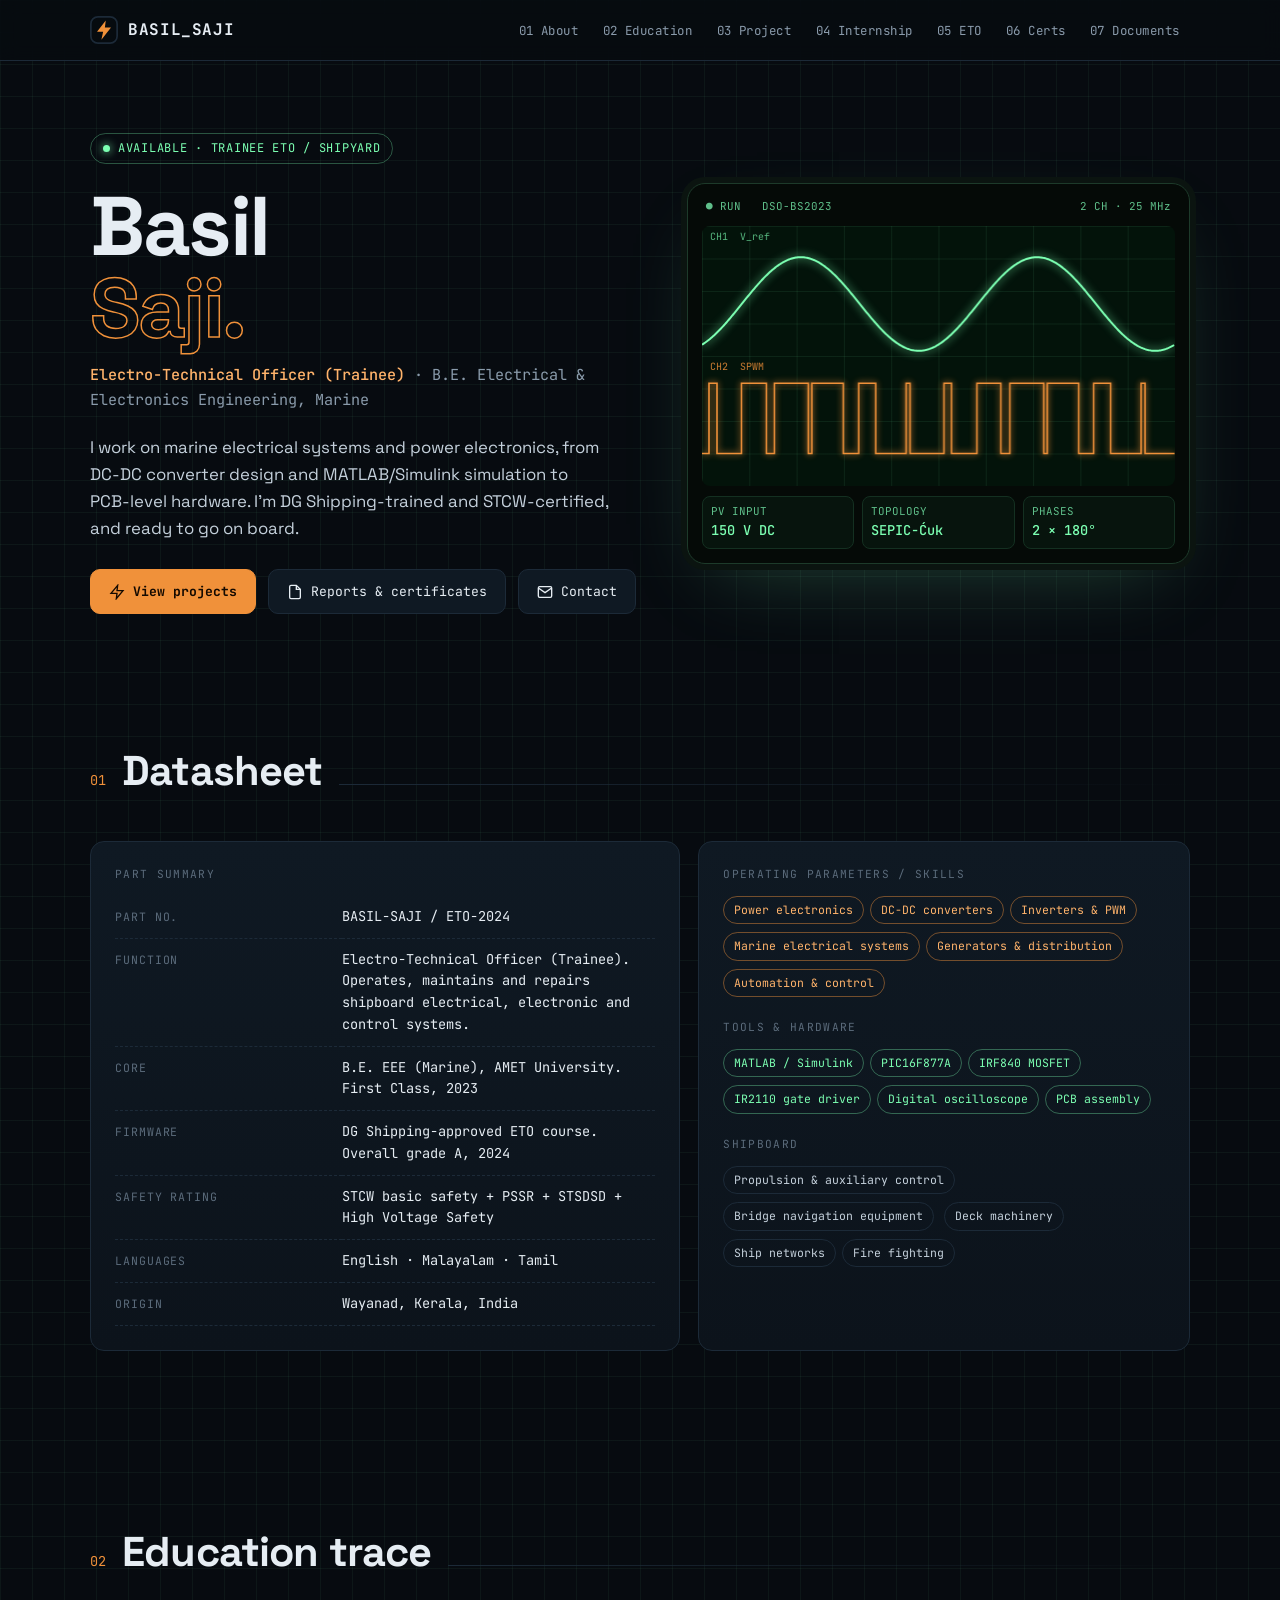
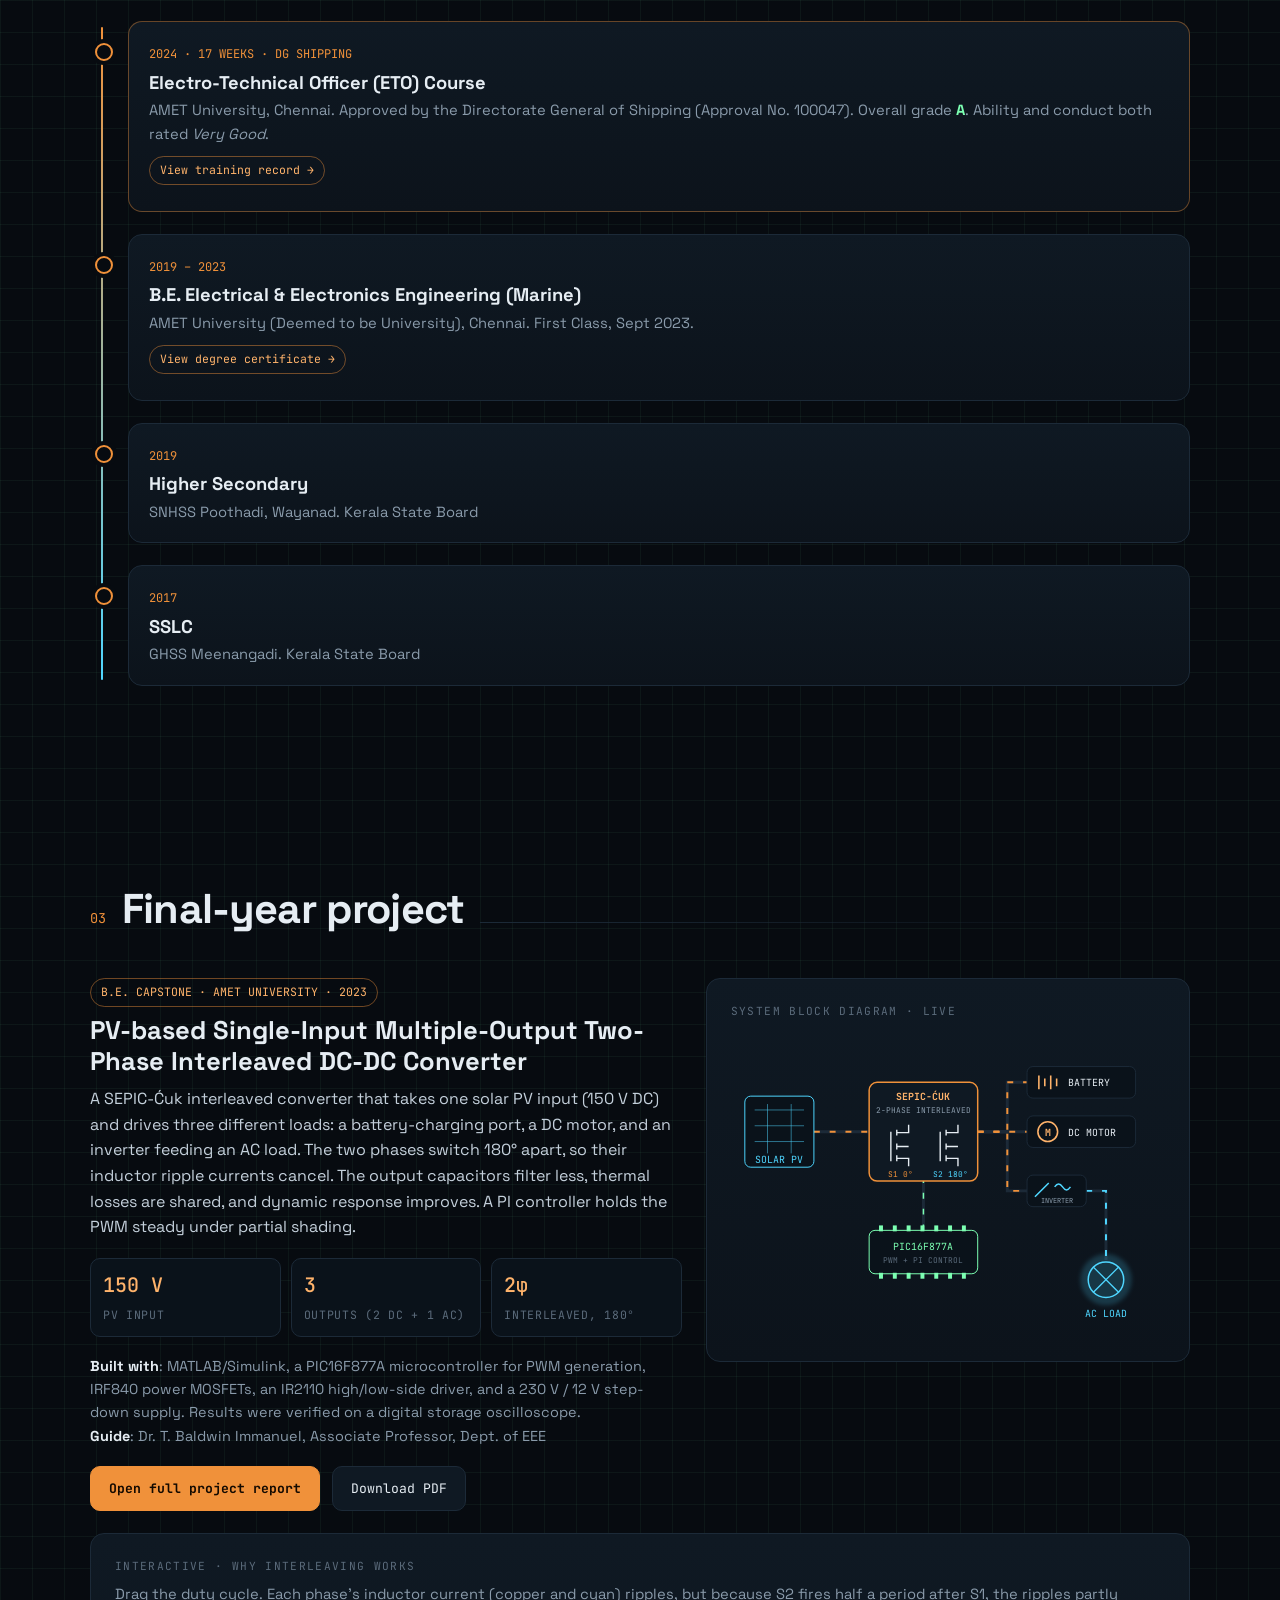
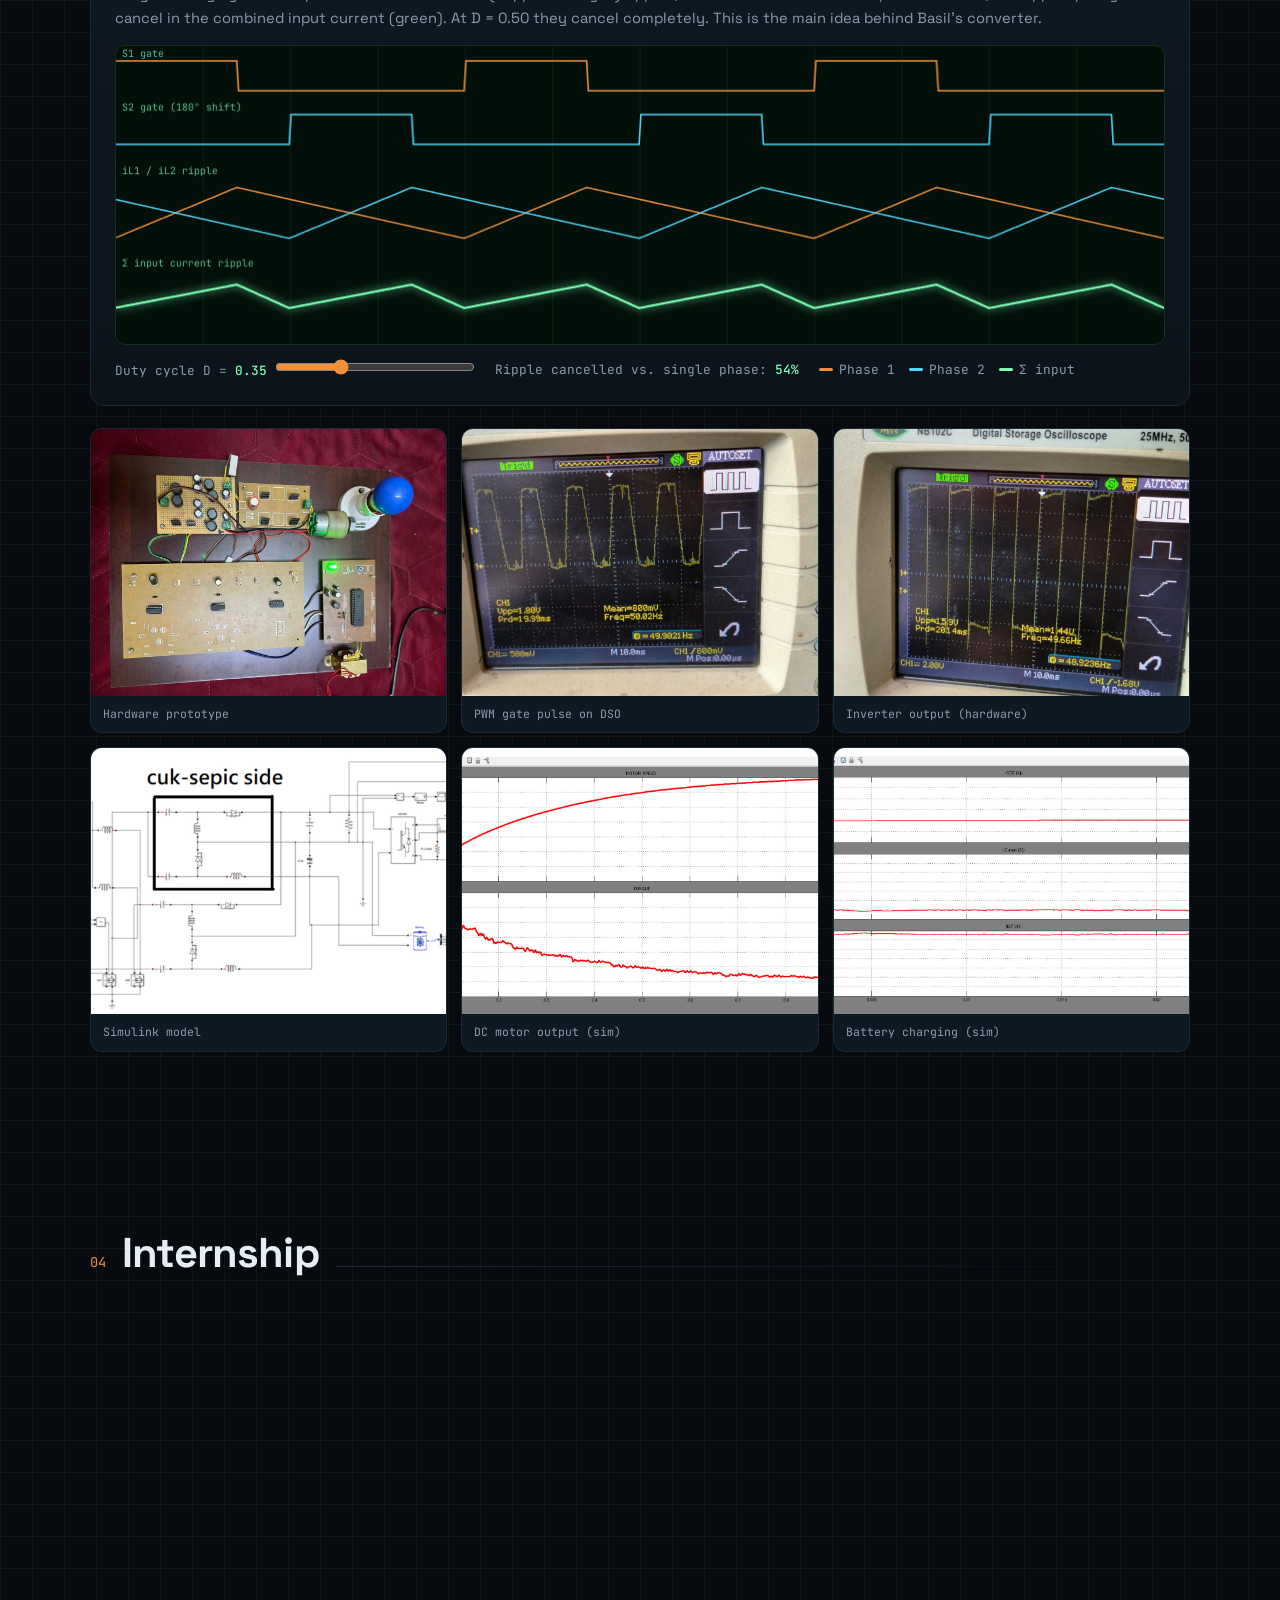
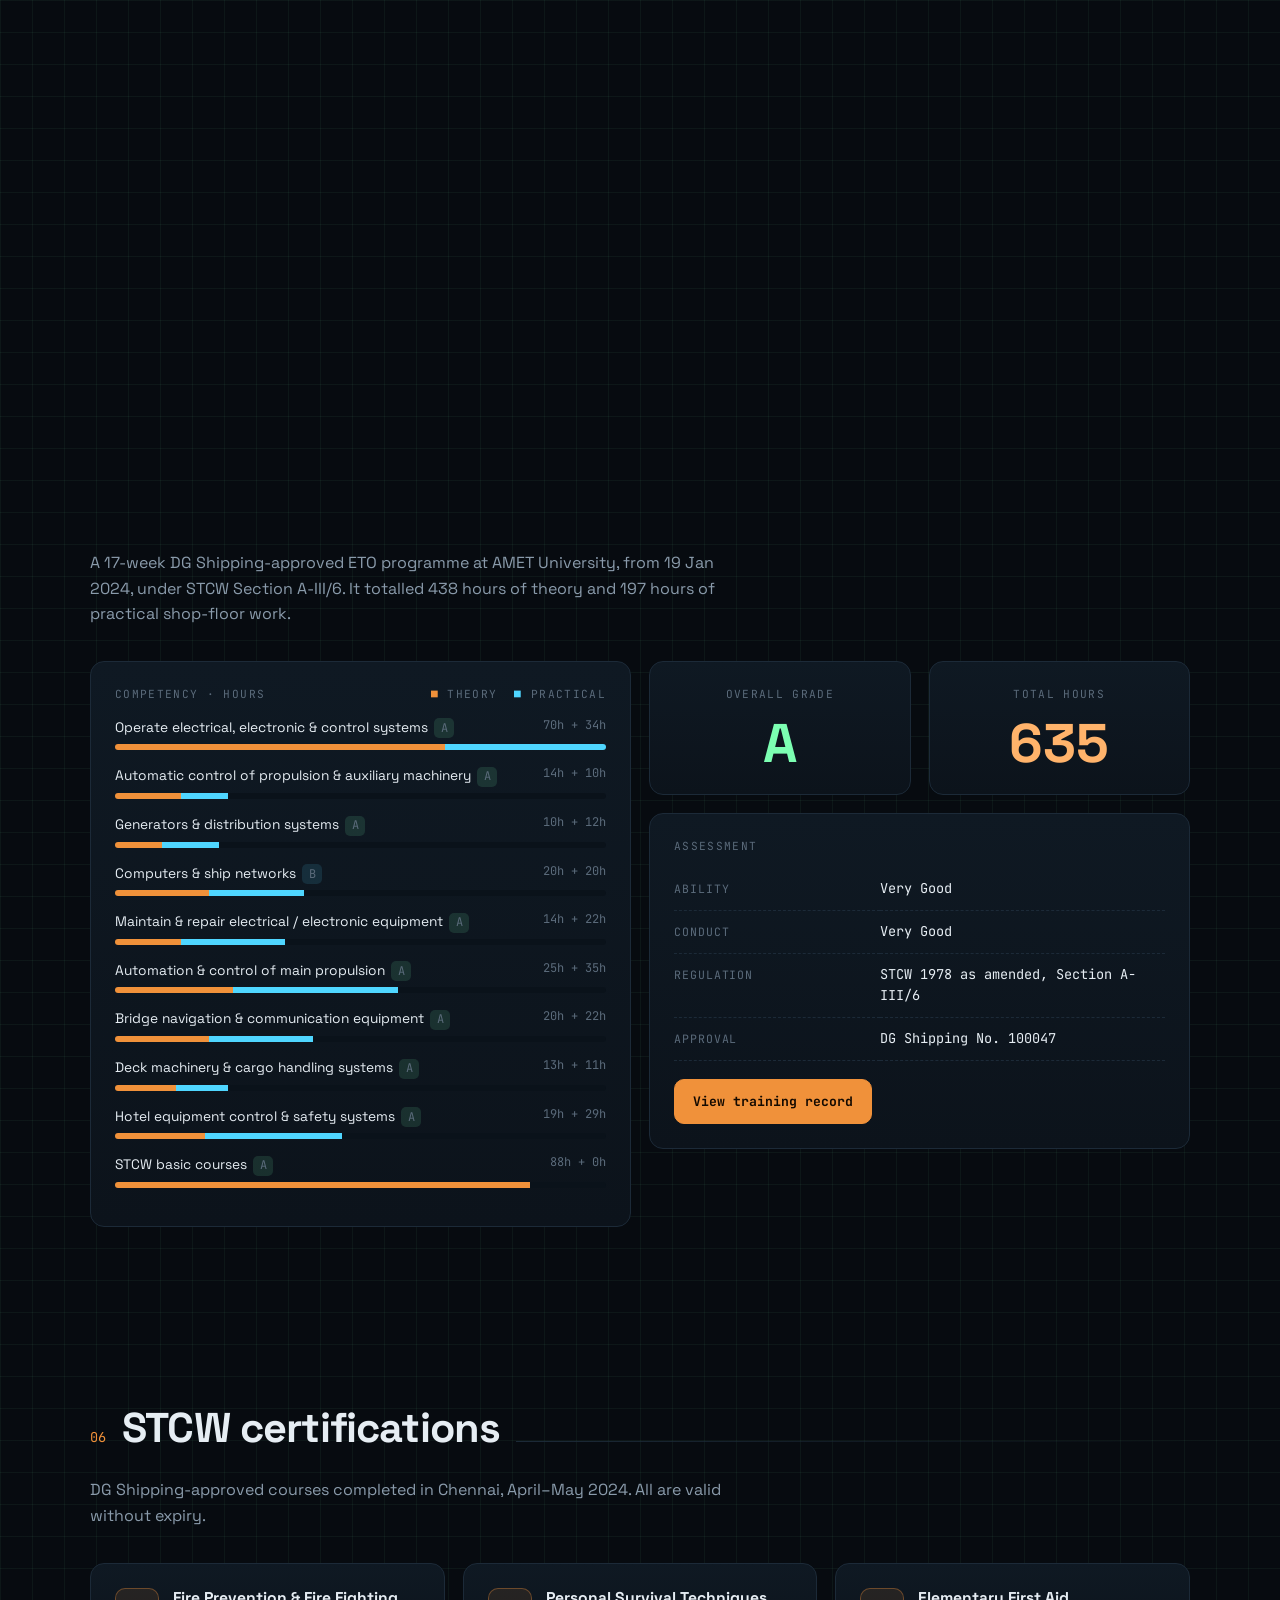
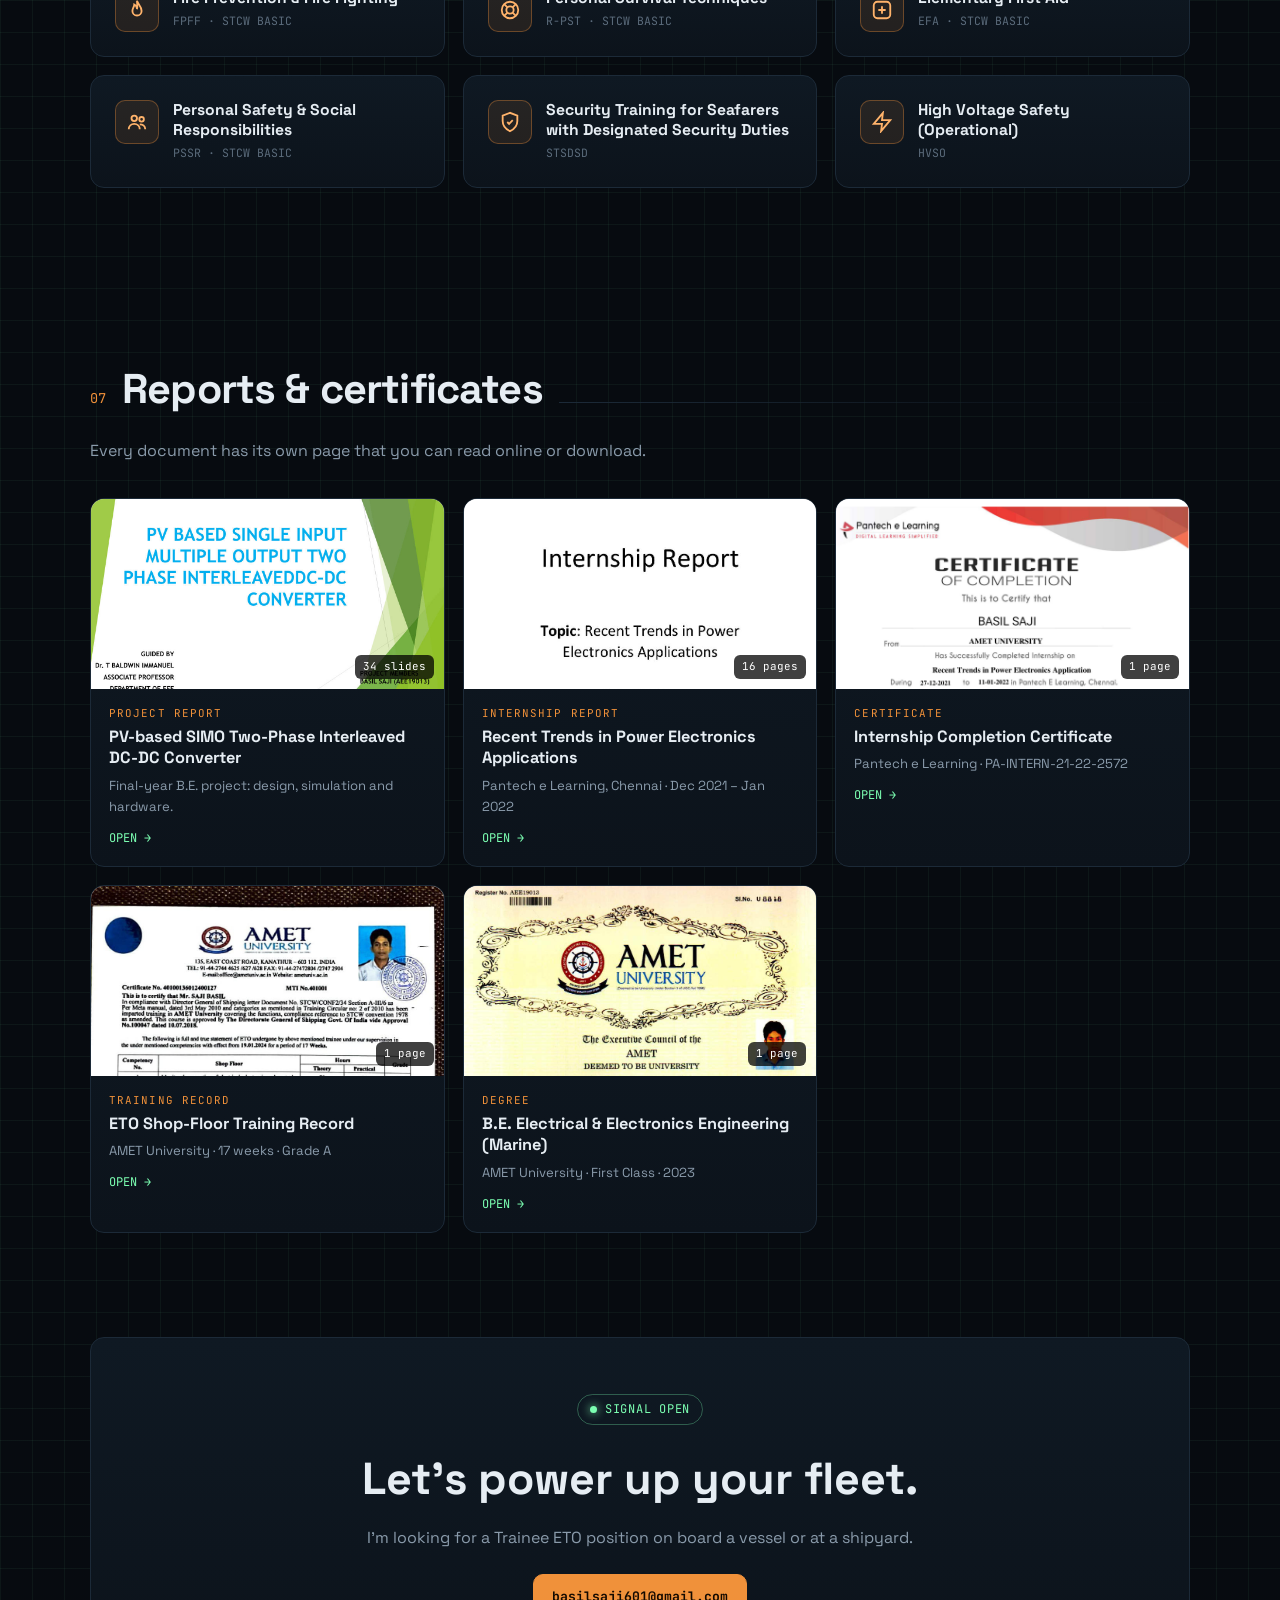
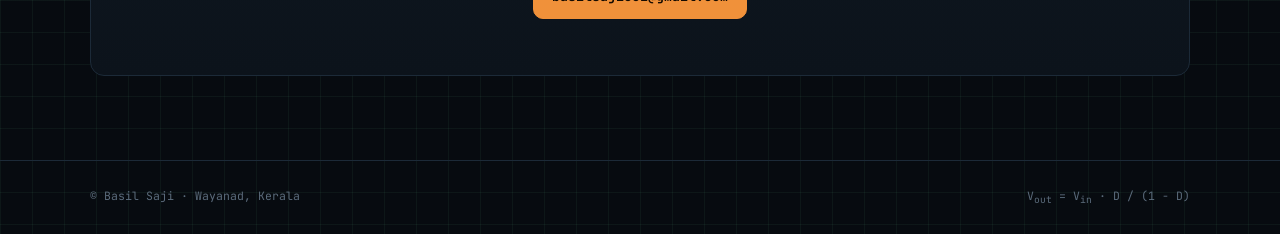
<file: index.html>
<!doctype html>
<html lang="en">
<head>
<meta charset="utf-8">
<meta name="viewport" content="width=device-width,initial-scale=1">
<title>Basil Saji — Electro-Technical Officer | Electrical Engineer</title>
<meta name="description" content="Portfolio of Basil Saji, B.E. Electrical & Electronics Engineering (Marine), AMET University, and DG Shipping-approved ETO trainee. Projects, internship reports and certifications.">
<meta property="og:title" content="Basil Saji — Electrical Engineer (Marine) · ETO">
<meta property="og:description" content="Power electronics, marine electrical systems, projects and certifications.">
<meta property="og:type" content="website">
<meta name="theme-color" content="#070b10">
<link rel="icon" href="data:image/svg+xml,%3Csvg xmlns='http://www.w3.org/2000/svg' viewBox='0 0 32 32'%3E%3Crect width='32' height='32' rx='8' fill='%23070b10'/%3E%3Cpath d='M18 4 8 18h7l-2 10 11-15h-7z' fill='%23f0913a'/%3E%3C/svg%3E">
<link rel="preconnect" href="https://fonts.googleapis.com">
<link rel="preconnect" href="https://fonts.gstatic.com" crossorigin>
<link href="https://fonts.googleapis.com/css2?family=JetBrains+Mono:wght@400;500;700&family=Space+Grotesk:wght@400;500;700&display=swap" rel="stylesheet">
<link rel="stylesheet" href="assets/site.css">
</head>
<body>

<nav class="nav"><div class="wrap">
  <a class="logo" href="#top" aria-label="Basil Saji home">
    <svg viewBox="0 0 32 32" aria-hidden="true"><rect x="1" y="1" width="30" height="30" rx="8" fill="none" stroke="#1c2a38" stroke-width="2"/><path d="M18 5 8 18h7l-2 9 11-14h-7z" fill="#f0913a"/></svg>
    BASIL_SAJI
  </a>
  <ul>
    <li><a href="#about">01 About</a></li>
    <li><a href="#education">02 Education</a></li>
    <li><a href="#project">03 Project</a></li>
    <li><a href="#internship">04 Internship</a></li>
    <li><a href="#eto">05 ETO</a></li>
    <li><a href="#certs">06 Certs</a></li>
    <li><a href="#documents">07 Documents</a></li>
  </ul>
</div></nav>

<header class="hero" id="top">
  <div class="wrap hero-grid">
    <div class="rv">
      <span class="tag"><i></i>AVAILABLE · TRAINEE ETO / SHIPYARD</span>
      <h1>Basil<br><span>Saji.</span></h1>
      <div class="role"><b>Electro-Technical Officer (Trainee)</b> · B.E. Electrical &amp; Electronics Engineering, Marine</div>
      <p class="lead">I work on marine electrical systems and power electronics, from DC-DC converter design and MATLAB/Simulink simulation to PCB-level hardware. I'm DG Shipping-trained and STCW-certified, and ready to go on board.</p>
      <div class="btns">
        <a class="btn primary" href="#project">
          <svg viewBox="0 0 24 24" fill="none" stroke="currentColor" stroke-width="2"><path d="M13 2 3 14h9l-1 8 10-12h-9z"/></svg>View projects</a>
        <a class="btn" href="#documents">
          <svg viewBox="0 0 24 24" fill="none" stroke="currentColor" stroke-width="2"><path d="M14 2H6a2 2 0 0 0-2 2v16a2 2 0 0 0 2 2h12a2 2 0 0 0 2-2V8z"/><path d="M14 2v6h6"/></svg>Reports &amp; certificates</a>
        <a class="btn" href="mailto:basilsaji601@gmail.com">
          <svg viewBox="0 0 24 24" fill="none" stroke="currentColor" stroke-width="2"><rect x="2" y="4" width="20" height="16" rx="2"/><path d="m22 6-10 7L2 6"/></svg>Contact</a>
      </div>
    </div>
    <div class="scope rv" aria-label="Animated oscilloscope showing a sine reference and its sinusoidal PWM">
      <div class="scope-top"><span>● RUN &nbsp; DSO-BS2023</span><span>2 CH · 25 MHz</span></div>
      <canvas id="scope"></canvas>
      <div class="scope-meta">
        <div>PV INPUT<b>150 V DC</b></div>
        <div>TOPOLOGY<b>SEPIC-Ćuk</b></div>
        <div>PHASES<b>2 × 180°</b></div>
      </div>
    </div>
  </div>
</header>

<!-- 01 ABOUT -->
<section id="about">
  <div class="wrap">
    <div class="sec-head rv"><span class="idx">01</span><h2>Datasheet</h2><span class="rule"></span></div>
    <div class="ds">
      <div class="card rv">
        <div class="label">Part summary</div>
        <table class="ds-table">
          <tr><td>Part no.</td><td>BASIL-SAJI / ETO-2024</td></tr>
          <tr><td>Function</td><td>Electro-Technical Officer (Trainee). Operates, maintains and repairs shipboard electrical, electronic and control systems.</td></tr>
          <tr><td>Core</td><td>B.E. EEE (Marine), AMET University. First Class, 2023</td></tr>
          <tr><td>Firmware</td><td>DG Shipping-approved ETO course. Overall grade A, 2024</td></tr>
          <tr><td>Safety rating</td><td>STCW basic safety + PSSR + STSDSD + High Voltage Safety</td></tr>
          <tr><td>Languages</td><td>English · Malayalam · Tamil</td></tr>
          <tr><td>Origin</td><td>Wayanad, Kerala, India</td></tr>
        </table>
      </div>
      <div class="card rv">
        <div class="label">Operating parameters / skills</div>
        <div style="margin-bottom:14px">
          <span class="chip c">Power electronics</span><span class="chip c">DC-DC converters</span><span class="chip c">Inverters &amp; PWM</span>
          <span class="chip c">Marine electrical systems</span><span class="chip c">Generators &amp; distribution</span><span class="chip c">Automation &amp; control</span>
        </div>
        <div class="label">Tools &amp; hardware</div>
        <div style="margin-bottom:14px">
          <span class="chip g">MATLAB / Simulink</span><span class="chip g">PIC16F877A</span><span class="chip g">IRF840 MOSFET</span>
          <span class="chip g">IR2110 gate driver</span><span class="chip g">Digital oscilloscope</span><span class="chip g">PCB assembly</span>
        </div>
        <div class="label">Shipboard</div>
        <div>
          <span class="chip">Propulsion &amp; auxiliary control</span><span class="chip">Bridge navigation equipment</span>
          <span class="chip">Deck machinery</span><span class="chip">Ship networks</span><span class="chip">Fire fighting</span>
        </div>
      </div>
    </div>
  </div>
</section>

<!-- 02 EDUCATION -->
<section id="education">
  <div class="wrap">
    <div class="sec-head rv"><span class="idx">02</span><h2>Education trace</h2><span class="rule"></span></div>
    <div class="trace">
      <div class="node rv"><div class="card hl">
        <span class="yr">2024 · 17 WEEKS · DG SHIPPING</span>
        <h3>Electro-Technical Officer (ETO) Course</h3>
        <p>AMET University, Chennai. Approved by the Directorate General of Shipping (Approval No. 100047). Overall grade <b style="color:var(--volt)">A</b>. Ability and conduct both rated <i>Very Good</i>.</p>
        <div style="margin-top:10px"><a class="chip c" href="reports/eto-training/" style="text-decoration:none">View training record →</a></div>
      </div></div>
      <div class="node rv"><div class="card">
        <span class="yr">2019 – 2023</span>
        <h3>B.E. Electrical &amp; Electronics Engineering (Marine)</h3>
        <p>AMET University (Deemed to be University), Chennai. First Class, Sept 2023.</p>
        <div style="margin-top:10px"><a class="chip c" href="reports/degree-certificate/" style="text-decoration:none">View degree certificate →</a></div>
      </div></div>
      <div class="node rv"><div class="card">
        <span class="yr">2019</span>
        <h3>Higher Secondary</h3>
        <p>SNHSS Poothadi, Wayanad. Kerala State Board</p>
      </div></div>
      <div class="node rv"><div class="card">
        <span class="yr">2017</span>
        <h3>SSLC</h3>
        <p>GHSS Meenangadi. Kerala State Board</p>
      </div></div>
    </div>
  </div>
</section>

<!-- 03 PROJECT -->
<section id="project">
  <div class="wrap">
    <div class="sec-head rv"><span class="idx">03</span><h2>Final-year project</h2><span class="rule"></span></div>
    <div class="proj-hero">
      <div class="rv">
        <span class="chip c">B.E. CAPSTONE · AMET UNIVERSITY · 2023</span>
        <h3>PV-based Single-Input Multiple-Output Two-Phase Interleaved DC-DC Converter</h3>
        <p style="color:#c4d0db">A SEPIC-Ćuk interleaved converter that takes one solar PV input (150 V DC) and drives three different loads: a battery-charging port, a DC motor, and an inverter feeding an AC load. The two phases switch 180° apart, so their inductor ripple currents cancel. The output capacitors filter less, thermal losses are shared, and dynamic response improves. A PI controller holds the PWM steady under partial shading.</p>
        <div class="kv">
          <div><b>150 V</b><span>PV input</span></div>
          <div><b>3</b><span>Outputs (2 DC + 1 AC)</span></div>
          <div><b>2φ</b><span>Interleaved, 180°</span></div>
        </div>
        <p style="color:var(--muted);font-size:.9rem"><b style="color:var(--ink)">Built with</b>: MATLAB/Simulink, a PIC16F877A microcontroller for PWM generation, IRF840 power MOSFETs, an IR2110 high/low-side driver, and a 230 V / 12 V step-down supply. Results were verified on a digital storage oscilloscope.<br><b style="color:var(--ink)">Guide</b>: Dr. T. Baldwin Immanuel, Associate Professor, Dept. of EEE</p>
        <div class="btns" style="margin-top:18px">
          <a class="btn primary" href="reports/final-year-project/">Open full project report</a>
          <a class="btn" href="assets/docs/final-year-project-simo-converter.pdf" download>Download PDF</a>
        </div>
      </div>
      <div class="card rv" aria-label="Block diagram of the converter">
        <div class="label">System block diagram · live</div>
        <svg class="schem" viewBox="0 0 440 300" font-family="JetBrains Mono, monospace" font-size="10">
          <defs><filter id="gl"><feGaussianBlur stdDeviation="2"/></filter></defs>
          <!-- wires -->
          <g stroke="#1c2a38" stroke-width="3" fill="none">
            <path d="M84 100H140"/><path d="M250 100H280V50H300"/><path d="M250 100H300"/><path d="M250 100H280V160H300"/><path d="M360 160H380V230"/><path d="M195 150V200"/>
          </g>
          <g stroke="#f0913a" stroke-width="2" fill="none" class="flow">
            <path d="M84 100H140"/><path d="M250 100H280V50H300"/><path d="M250 100H300"/><path d="M250 100H280V160H300"/>
          </g>
          <path d="M360 160H380V230" stroke="#4fd6ff" stroke-width="2" fill="none" class="flow"/>
          <path d="M195 200V150" stroke="#7cffb2" stroke-width="1.5" fill="none" class="flow slow"/>
          <!-- PV panel -->
          <g transform="translate(14 64)">
            <rect width="70" height="72" rx="6" fill="#0a121a" stroke="#4fd6ff"/>
            <g stroke="#4fd6ff" stroke-opacity=".5"><path d="M10 14h50M10 30h50M10 46h50M23 8v50M47 8v50"/></g>
            <text x="35" y="68" fill="#4fd6ff" text-anchor="middle">SOLAR PV</text>
          </g>
          <!-- converter -->
          <g transform="translate(140 50)">
            <rect width="110" height="100" rx="8" fill="#0f1923" stroke="#f0913a" stroke-width="1.5"/>
            <text x="55" y="18" fill="#ffb36b" text-anchor="middle" font-weight="700">SEPIC-ĆUK</text>
            <text x="55" y="31" fill="#8a9bab" text-anchor="middle" font-size="8">2-PHASE INTERLEAVED</text>
            <!-- two MOSFET symbols -->
            <g stroke="#e6edf3" stroke-width="1.4" fill="none">
              <path d="M22 50v30M28 48v6M28 62v6M28 74v6M28 51h12v-8M28 77h12v8M28 65h12"/>
              <path d="M72 50v30M78 48v6M78 62v6M78 74v6M78 51h12v-8M78 77h12v8M78 65h12"/>
            </g>
            <text x="32" y="96" fill="#f0913a" text-anchor="middle" font-size="8">S1 0°</text>
            <text x="82" y="96" fill="#4fd6ff" text-anchor="middle" font-size="8">S2 180°</text>
          </g>
          <!-- MCU -->
          <g transform="translate(140 200)">
            <rect width="110" height="44" rx="6" fill="#0a121a" stroke="#7cffb2"/>
            <g fill="#7cffb2">
              <rect x="10" y="-5" width="4" height="6"/><rect x="24" y="-5" width="4" height="6"/><rect x="38" y="-5" width="4" height="6"/><rect x="52" y="-5" width="4" height="6"/><rect x="66" y="-5" width="4" height="6"/><rect x="80" y="-5" width="4" height="6"/><rect x="94" y="-5" width="4" height="6"/>
              <rect x="10" y="43" width="4" height="6"/><rect x="24" y="43" width="4" height="6"/><rect x="38" y="43" width="4" height="6"/><rect x="52" y="43" width="4" height="6"/><rect x="66" y="43" width="4" height="6"/><rect x="80" y="43" width="4" height="6"/><rect x="94" y="43" width="4" height="6"/>
            </g>
            <text x="55" y="20" fill="#7cffb2" text-anchor="middle">PIC16F877A</text>
            <text x="55" y="33" fill="#5b6b7b" text-anchor="middle" font-size="8">PWM + PI CONTROL</text>
          </g>
          <!-- loads -->
          <g transform="translate(300 34)">
            <rect width="110" height="32" rx="6" fill="#0a121a" stroke="#1c2a38"/>
            <g stroke="#ffb36b" stroke-width="1.6"><path d="M12 9v14M18 12v8M24 9v14M30 12v8"/></g>
            <text x="42" y="20" fill="#e6edf3">BATTERY</text>
          </g>
          <g transform="translate(300 84)">
            <rect width="110" height="32" rx="6" fill="#0a121a" stroke="#1c2a38"/>
            <circle cx="21" cy="16" r="10" fill="none" stroke="#ffb36b" stroke-width="1.6"/><text x="21" y="20" fill="#ffb36b" text-anchor="middle" font-weight="700">M</text>
            <text x="42" y="20" fill="#e6edf3">DC MOTOR</text>
          </g>
          <g transform="translate(300 144)">
            <rect width="60" height="32" rx="6" fill="#0a121a" stroke="#1c2a38"/>
            <path d="M8 22 22 8M28 12q4-6 8 0t8 0" stroke="#4fd6ff" fill="none" stroke-width="1.5"/>
            <text x="30" y="28" fill="#8a9bab" font-size="7" text-anchor="middle">INVERTER</text>
          </g>
          <g transform="translate(350 230)">
            <circle cx="30" cy="20" r="18" fill="#0a121a" stroke="#4fd6ff" stroke-width="1.5"/>
            <path d="M17 7l26 26M43 7 17 33" stroke="#4fd6ff" stroke-width="1.4"/>
            <circle cx="30" cy="20" r="26" fill="#4fd6ff" opacity=".15" filter="url(#gl)"><animate attributeName="opacity" values=".05;.3;.05" dur="1.4s" repeatCount="indefinite"/></circle>
            <text x="30" y="58" fill="#4fd6ff" text-anchor="middle">AC LOAD</text>
          </g>
        </svg>
      </div>
    </div>

    <!-- interactive -->
    <div class="card lab rv" id="pwm-lab">
      <div class="label">Interactive · why interleaving works</div>
      <p style="color:var(--muted);font-size:.92rem;margin:-4px 0 14px">Drag the duty cycle. Each phase's inductor current (copper and cyan) ripples, but because S2 fires half a period after S1, the ripples partly cancel in the combined input current (green). At D = 0.50 they cancel completely. This is the main idea behind Basil's converter.</p>
      <canvas id="pwmlab" aria-label="Simulated gate signals and inductor currents for a two-phase interleaved converter"></canvas>
      <div class="lab-ctrl">
        <label>Duty cycle D = <b id="dutyv">0.35</b> <input id="duty" type="range" min="10" max="90" value="35"></label>
        <span>Ripple cancelled vs. single phase: <b id="ripv">—</b></span>
        <span class="legend"><span><i style="background:#f0913a"></i>Phase 1</span><span><i style="background:#4fd6ff"></i>Phase 2</span><span><i style="background:#7cffb2"></i>Σ input</span></span>
      </div>
    </div>

    <div class="gallery rv">
      <figure data-zoom="assets/img/hardware.jpg"><img src="assets/img/hardware.jpg" alt="Hardware prototype of the interleaved converter" loading="lazy"><figcaption>Hardware prototype</figcaption></figure>
      <figure data-zoom="assets/img/pwm-pulse.jpg"><img src="assets/img/pwm-pulse.jpg" alt="PWM pulse captured on a digital oscilloscope" loading="lazy"><figcaption>PWM gate pulse on DSO</figcaption></figure>
      <figure data-zoom="assets/img/inverter-scope.jpg"><img src="assets/img/inverter-scope.jpg" alt="Inverter output on oscilloscope" loading="lazy"><figcaption>Inverter output (hardware)</figcaption></figure>
      <figure data-zoom="assets/img/simulation.jpg"><img src="assets/img/simulation.jpg" alt="MATLAB Simulink model of the converter" loading="lazy"><figcaption>Simulink model</figcaption></figure>
      <figure data-zoom="assets/img/dc-motor-output.jpg"><img src="assets/img/dc-motor-output.jpg" alt="Simulated DC motor speed and current" loading="lazy"><figcaption>DC motor output (sim)</figcaption></figure>
      <figure data-zoom="assets/img/battery-charging.jpg"><img src="assets/img/battery-charging.jpg" alt="Simulated battery charging waveforms" loading="lazy"><figcaption>Battery charging (sim)</figcaption></figure>
    </div>
  </div>
</section>

<!-- 04 INTERNSHIP -->
<section id="internship">
  <div class="wrap">
    <div class="sec-head rv"><span class="idx">04</span><h2>Internship</h2><span class="rule"></span></div>
    <div class="grid g2">
      <div class="card hl rv">
        <span class="chip c">27 DEC 2021 – 11 JAN 2022 · CHENNAI</span>
        <h3 style="font-size:1.4rem;margin:8px 0 4px">Recent Trends in Power Electronics Applications</h3>
        <p style="font-family:var(--mono);color:var(--muted);font-size:.85rem;margin-bottom:14px">Intern · Pantech e Learning · Cert. PA-INTERN-21-22-2572</p>
        <p style="color:#c4d0db">A two-week industrial internship in the third year of the degree, written up as a day-by-day technical report covering:</p>
        <ul style="margin:12px 0 0 18px;color:#c4d0db;font-size:.95rem">
          <li>AC-DC, DC-AC, DC-DC and AC-AC conversion and where each is used</li>
          <li>Voltage-source inverters as active power filters, UPS topologies, VAR compensation</li>
          <li>Scalar vs. vector-controlled AC motor drives</li>
          <li>Smart grids, PV inverter architectures (central, string, module) and HVDC</li>
          <li>Simulation with PLECS, PSIM and MATLAB/Simulink</li>
          <li>Trends: EV chargers and traction inverters, GaN in 5G, renewables and energy storage</li>
        </ul>
        <div class="btns" style="margin-top:20px">
          <a class="btn primary" href="reports/internship-report/">Read internship report</a>
          <a class="btn" href="reports/internship-certificate/">View certificate</a>
        </div>
      </div>
      <div class="card rv" style="display:flex;flex-direction:column">
        <div class="label">Converter families covered</div>
        <svg viewBox="0 0 360 260" font-family="JetBrains Mono, monospace" font-size="11" style="width:100%;flex:1">
          <g fill="#0a121a" stroke="#1c2a38" stroke-width="1.5">
            <rect x="20" y="20" width="140" height="96" rx="10"/><rect x="200" y="20" width="140" height="96" rx="10"/>
            <rect x="20" y="144" width="140" height="96" rx="10"/><rect x="200" y="144" width="140" height="96" rx="10"/>
          </g>
          <!-- AC->DC -->
          <path d="M34 66q10-22 20 0t20 0" stroke="#4fd6ff" fill="none" stroke-width="2"/><path d="M84 66h8m-4-4 4 4-4 4" stroke="#5b6b7b" fill="none"/><path d="M104 60h44" stroke="#f0913a" stroke-width="2"/>
          <text x="90" y="100" fill="#e6edf3" text-anchor="middle">RECTIFIER</text>
          <!-- DC->AC -->
          <path d="M214 60h40" stroke="#f0913a" stroke-width="2"/><path d="M262 66h8m-4-4 4 4-4 4" stroke="#5b6b7b" fill="none"/><path d="M280 66q10-22 20 0t20 0" stroke="#4fd6ff" fill="none" stroke-width="2"/>
          <text x="270" y="100" fill="#e6edf3" text-anchor="middle">INVERTER</text>
          <!-- DC->DC -->
          <path d="M34 186h40" stroke="#f0913a" stroke-width="2"/><path d="M84 190h8m-4-4 4 4-4 4" stroke="#5b6b7b" fill="none"/><path d="M104 196h44" stroke="#ffb36b" stroke-width="2"/>
          <text x="90" y="224" fill="#e6edf3" text-anchor="middle">DC-DC</text>
          <!-- AC->AC -->
          <path d="M214 190q8-18 16 0t16 0" stroke="#4fd6ff" fill="none" stroke-width="2"/><path d="M262 190h8m-4-4 4 4-4 4" stroke="#5b6b7b" fill="none"/><path d="M280 190q5-18 10 0t10 0t10 0t10 0" stroke="#7cffb2" fill="none" stroke-width="2"/>
          <text x="270" y="224" fill="#e6edf3" text-anchor="middle">AC-AC / CYCLO</text>
        </svg>
      </div>
    </div>
  </div>
</section>

<!-- 05 ETO -->
<section id="eto">
  <div class="wrap">
    <div class="sec-head rv"><span class="idx">05</span><h2>ETO training record</h2><span class="rule"></span></div>
    <p class="sub rv">A 17-week DG Shipping-approved ETO programme at AMET University, from 19 Jan 2024, under STCW Section A-III/6. It totalled 438 hours of theory and 197 hours of practical shop-floor work.</p>
    <div class="grid g2">
      <div class="card rv" id="meters">
        <div class="label" style="display:flex;justify-content:space-between"><span>Competency · hours</span><span><span style="color:var(--copper)">■</span> theory &nbsp;<span style="color:var(--cyan)">■</span> practical</span></div>
        <!-- meters injected below -->
      </div>
      <div class="rv">
        <div class="grid g2" style="margin-bottom:18px">
          <div class="card" style="text-align:center"><div class="label">Overall grade</div><div style="font-size:3.4rem;font-weight:700;color:var(--volt);line-height:1">A</div></div>
          <div class="card" style="text-align:center"><div class="label">Total hours</div><div style="font-size:3.4rem;font-weight:700;color:var(--copper2);line-height:1">635</div></div>
        </div>
        <div class="card">
          <div class="label">Assessment</div>
          <table class="ds-table">
            <tr><td>Ability</td><td>Very Good</td></tr>
            <tr><td>Conduct</td><td>Very Good</td></tr>
            <tr><td>Regulation</td><td>STCW 1978 as amended, Section A-III/6</td></tr>
            <tr><td>Approval</td><td>DG Shipping No. 100047</td></tr>
          </table>
          <div class="btns" style="margin-top:18px"><a class="btn primary" href="reports/eto-training/">View training record</a></div>
        </div>
      </div>
    </div>
  </div>
</section>

<!-- 06 CERTS -->
<section id="certs">
  <div class="wrap">
    <div class="sec-head rv"><span class="idx">06</span><h2>STCW certifications</h2><span class="rule"></span></div>
    <p class="sub rv">DG Shipping-approved courses completed in Chennai, April–May 2024. All are valid without expiry.</p>
    <div class="grid g3">
      <div class="card cert rv"><div class="ic"><svg viewBox="0 0 24 24" fill="none" stroke="currentColor" stroke-width="2"><path d="M12 2c1 4 5 6 5 11a5 5 0 0 1-10 0c0-3 2-4 2-7 2 1 3 3 3 5 1-2 0-6 0-9z"/></svg></div><div><h4>Fire Prevention &amp; Fire Fighting</h4><p>FPFF · STCW BASIC</p></div></div>
      <div class="card cert rv"><div class="ic"><svg viewBox="0 0 24 24" fill="none" stroke="currentColor" stroke-width="2"><circle cx="12" cy="12" r="9"/><circle cx="12" cy="12" r="4"/><path d="m5.6 5.6 3.6 3.6m5.6 5.6 3.6 3.6m0-12.8-3.6 3.6m-5.6 5.6-3.6 3.6"/></svg></div><div><h4>Personal Survival Techniques</h4><p>R-PST · STCW BASIC</p></div></div>
      <div class="card cert rv"><div class="ic"><svg viewBox="0 0 24 24" fill="none" stroke="currentColor" stroke-width="2"><rect x="3" y="3" width="18" height="18" rx="4"/><path d="M12 8v8M8 12h8"/></svg></div><div><h4>Elementary First Aid</h4><p>EFA · STCW BASIC</p></div></div>
      <div class="card cert rv"><div class="ic"><svg viewBox="0 0 24 24" fill="none" stroke="currentColor" stroke-width="2"><circle cx="9" cy="8" r="3"/><circle cx="17" cy="9" r="2.5"/><path d="M3 20c0-3.5 2.7-6 6-6s6 2.5 6 6M15 14.5c3 0 6 1.8 6 5.5"/></svg></div><div><h4>Personal Safety &amp; Social Responsibilities</h4><p>PSSR · STCW BASIC</p></div></div>
      <div class="card cert rv"><div class="ic"><svg viewBox="0 0 24 24" fill="none" stroke="currentColor" stroke-width="2"><path d="M12 2 4 5v6c0 5 3.5 9 8 11 4.5-2 8-6 8-11V5z"/><path d="m9 12 2 2 4-4"/></svg></div><div><h4>Security Training for Seafarers with Designated Security Duties</h4><p>STSDSD</p></div></div>
      <div class="card cert rv"><div class="ic"><svg viewBox="0 0 24 24" fill="none" stroke="currentColor" stroke-width="2"><path d="M13 2 3 14h9l-1 8 10-12h-9z"/></svg></div><div><h4>High Voltage Safety (Operational)</h4><p>HVSO</p></div></div>
    </div>
  </div>
</section>

<!-- 07 DOCUMENTS -->
<section id="documents">
  <div class="wrap">
    <div class="sec-head rv"><span class="idx">07</span><h2>Reports &amp; certificates</h2><span class="rule"></span></div>
    <p class="sub rv">Every document has its own page that you can read online or download.</p>
    <div class="grid g3">
      <a class="card doc rv" href="reports/final-year-project/"><div class="thumb"><img src="assets/pages/final-year-project-simo-converter-01.jpg" alt="" loading="lazy"><span class="pg">34 slides</span></div><div class="body"><div class="kind">Project report</div><h4>PV-based SIMO Two-Phase Interleaved DC-DC Converter</h4><p>Final-year B.E. project: design, simulation and hardware.</p><div class="go">OPEN →</div></div></a>
      <a class="card doc rv" href="reports/internship-report/"><div class="thumb"><img src="assets/pages/internship-report-power-electronics-01.jpg" alt="" loading="lazy"><span class="pg">16 pages</span></div><div class="body"><div class="kind">Internship report</div><h4>Recent Trends in Power Electronics Applications</h4><p>Pantech e Learning, Chennai · Dec 2021 – Jan 2022</p><div class="go">OPEN →</div></div></a>
      <a class="card doc rv" href="reports/internship-certificate/"><div class="thumb"><img src="assets/pages/internship-certificate-pantech-01.jpg" alt="" loading="lazy"><span class="pg">1 page</span></div><div class="body"><div class="kind">Certificate</div><h4>Internship Completion Certificate</h4><p>Pantech e Learning · PA-INTERN-21-22-2572</p><div class="go">OPEN →</div></div></a>
      <a class="card doc rv" href="reports/eto-training/"><div class="thumb"><img src="assets/pages/eto-training-record-01.jpg" alt="" loading="lazy"><span class="pg">1 page</span></div><div class="body"><div class="kind">Training record</div><h4>ETO Shop-Floor Training Record</h4><p>AMET University · 17 weeks · Grade A</p><div class="go">OPEN →</div></div></a>
      <a class="card doc rv" href="reports/degree-certificate/"><div class="thumb"><img src="assets/pages/degree-certificate-be-eee-marine-01.jpg" alt="" loading="lazy"><span class="pg">1 page</span></div><div class="body"><div class="kind">Degree</div><h4>B.E. Electrical &amp; Electronics Engineering (Marine)</h4><p>AMET University · First Class · 2023</p><div class="go">OPEN →</div></div></a>
    </div>
  </div>
</section>

<section id="contact" style="padding-top:20px">
  <div class="wrap">
    <div class="card contact rv">
      <span class="tag"><i></i>SIGNAL OPEN</span>
      <h2 style="margin-top:18px">Let's power up your fleet.</h2>
      <p>I'm looking for a Trainee ETO position on board a vessel or at a shipyard.</p>
      <div class="btns" style="justify-content:center">
        <a class="btn primary" href="mailto:basilsaji601@gmail.com">basilsaji601@gmail.com</a>
      </div>
    </div>
  </div>
</section>

<footer><div class="wrap"><span>© Basil Saji · Wayanad, Kerala</span><span>V<sub>out</sub> = V<sub>in</sub> · D / (1 − D)</span></div></footer>

<div class="lb" role="dialog" aria-label="Image preview"><img alt=""></div>

<script>
// ETO competency data (hours from the official training record)
(function(){
  const rows=[["Operate electrical, electronic & control systems",70,34,"A"],["Automatic control of propulsion & auxiliary machinery",14,10,"A"],["Generators & distribution systems",10,12,"A"],["Computers & ship networks",20,20,"B"],["Maintain & repair electrical / electronic equipment",14,22,"A"],["Automation & control of main propulsion",25,35,"A"],["Bridge navigation & communication equipment",20,22,"A"],["Deck machinery & cargo handling systems",13,11,"A"],["Hotel equipment control & safety systems",19,29,"A"],["STCW basic courses",88,0,"A"]];
  const max=104, el=document.getElementById('meters');
  rows.forEach(([n,t,p,g])=>{const d=document.createElement('div');d.className='meter';
    d.innerHTML=`<div class="meter-top"><span>${n}<span class="grade ${g==='B'?'b':''}">${g}</span></span><span>${t}h + ${p}h</span></div><div class="bar"><div class="t" style="width:${t/max*100}%"></div><div class="p" style="width:${p/max*100}%"></div></div>`;el.appendChild(d);});
})();
</script>
<script src="assets/site.js"></script>
</body>
</html>
</file>
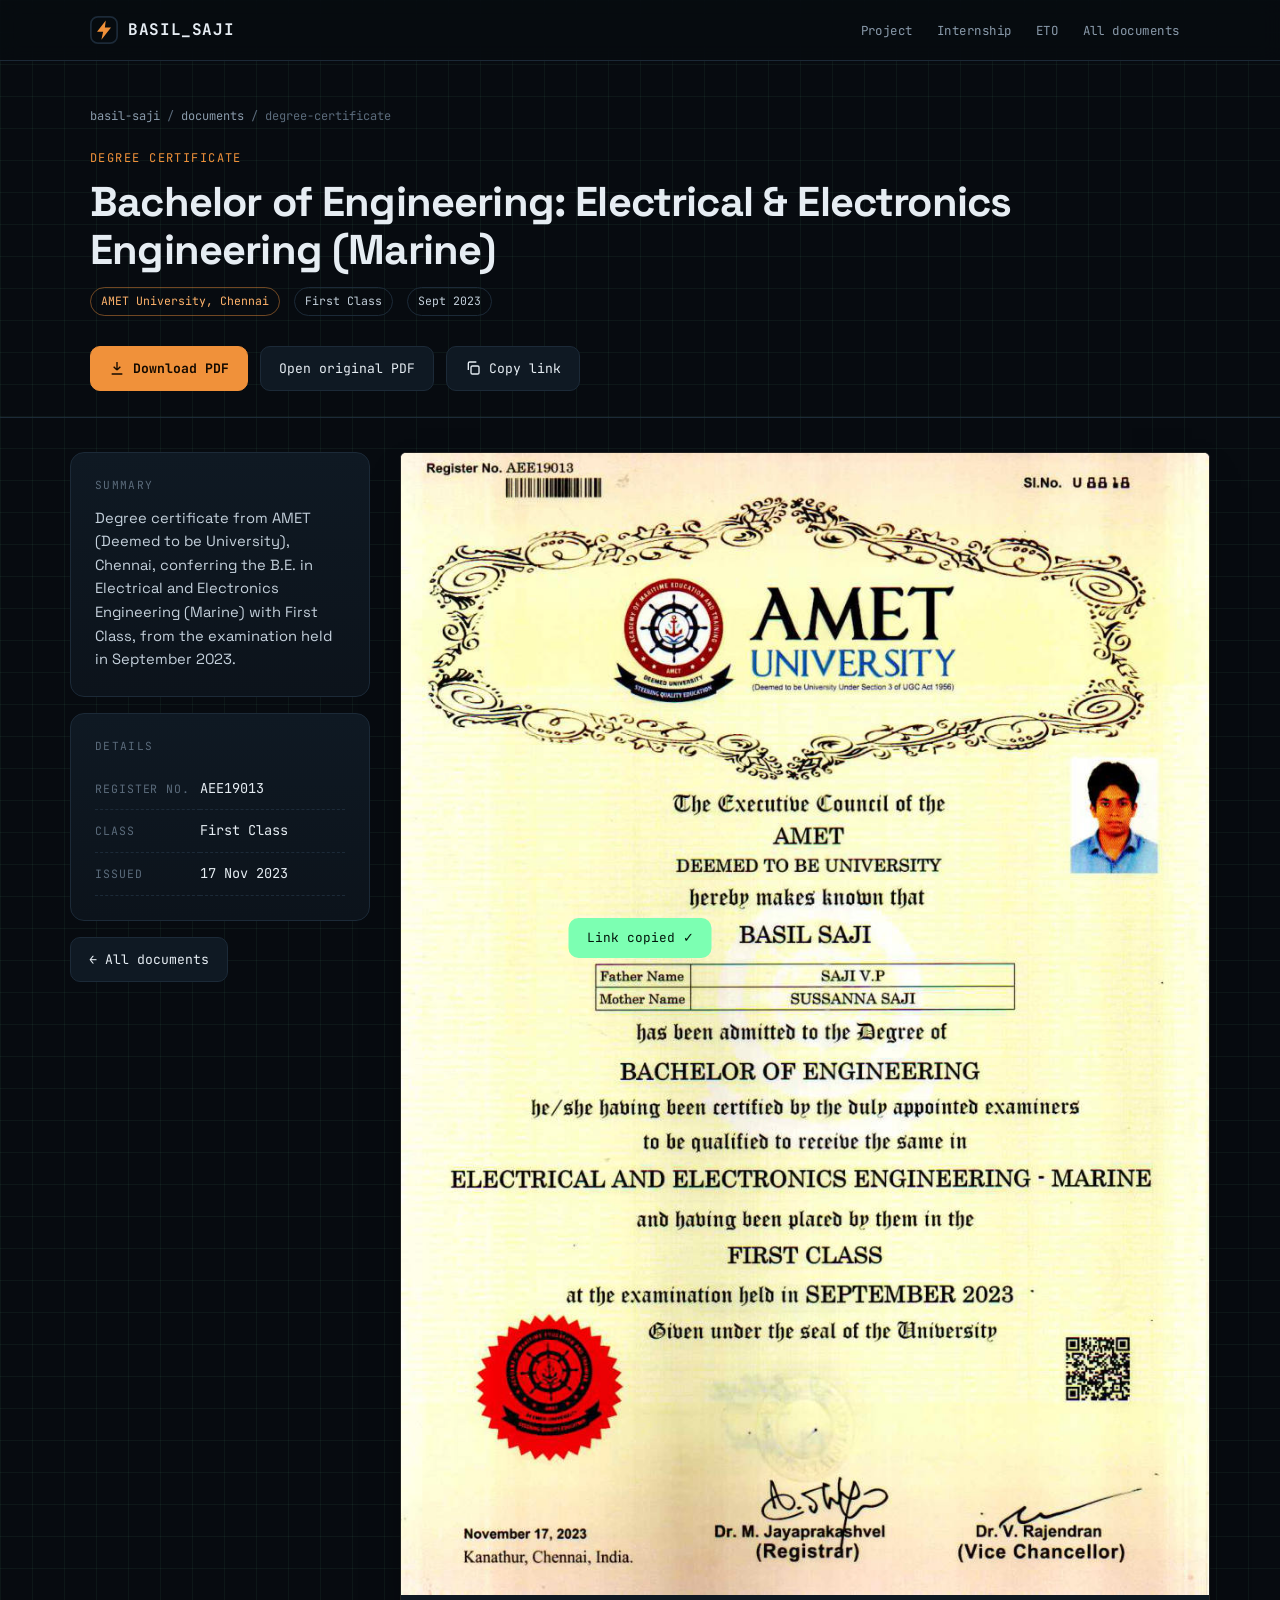
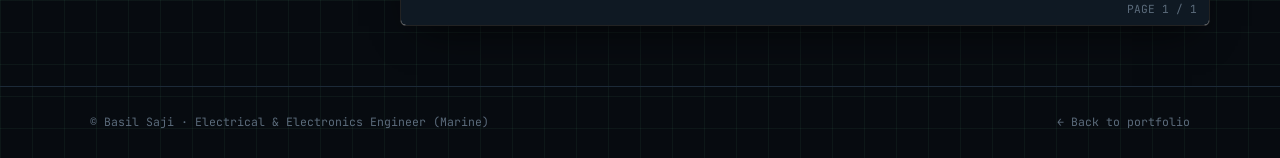
<file: reports/degree-certificate/index.html>
<!doctype html>
<html lang="en"><head>
<meta charset="utf-8"><meta name="viewport" content="width=device-width,initial-scale=1">
<title>Bachelor of Engineering: Electrical &amp; Electronics Engineering (Marine) | Basil Saji</title>
<meta name="description" content="Degree certificate from AMET (Deemed to be University), Chennai, conferring the B.E. in Electrical and Electronics Engineering (Marine) with First Class, f">
<meta property="og:title" content="Bachelor of Engineering: Electrical &amp; Electronics Engineering (Marine) | Basil Saji"><meta property="og:description" content="Degree certificate from AMET (Deemed to be University), Chennai, conferring the B.E. in Electrical and Electronics Engineering (Marine) with First Class, f">
<meta property="og:image" content="../../assets/pages/degree-certificate-be-eee-marine-01.jpg"><meta name="theme-color" content="#070b10">
<link rel="icon" href="data:image/svg+xml,%3Csvg xmlns='http://www.w3.org/2000/svg' viewBox='0 0 32 32'%3E%3Crect width='32' height='32' rx='8' fill='%23070b10'/%3E%3Cpath d='M18 4 8 18h7l-2 10 11-15h-7z' fill='%23f0913a'/%3E%3C/svg%3E">
<link rel="preconnect" href="https://fonts.googleapis.com"><link rel="preconnect" href="https://fonts.gstatic.com" crossorigin>
<link href="https://fonts.googleapis.com/css2?family=JetBrains+Mono:wght@400;500;700&family=Space+Grotesk:wght@400;500;700&display=swap" rel="stylesheet">
<link rel="stylesheet" href="../../assets/site.css">
</head><body>
<nav class="nav"><div class="wrap">
  <a class="logo" href="../../"><svg viewBox="0 0 32 32" aria-hidden="true"><rect x="1" y="1" width="30" height="30" rx="8" fill="none" stroke="#1c2a38" stroke-width="2"/><path d="M18 5 8 18h7l-2 9 11-14h-7z" fill="#f0913a"/></svg>BASIL_SAJI</a>
  <ul><li><a href="../../#project">Project</a></li><li><a href="../../#internship">Internship</a></li><li><a href="../../#eto">ETO</a></li><li><a href="../../#documents">All documents</a></li></ul>
</div></nav>

<header class="rp-head"><div class="wrap">
  <div class="crumb"><a href="../../">basil-saji</a> / <a href="../../#documents">documents</a> / degree-certificate</div>
  <span class="kind mono" style="color:var(--copper);font-size:.75rem;letter-spacing:.12em;text-transform:uppercase">Degree certificate</span>
  <h1>Bachelor of Engineering: Electrical &amp; Electronics Engineering (Marine)</h1>
  <div class="rp-meta"><span class="chip c">AMET University, Chennai</span><span class="chip">First Class</span><span class="chip">Sept 2023</span></div>
  <div class="btns">
    <a class="btn primary" href="../../assets/docs/degree-certificate-be-eee-marine.pdf" download>
      <svg viewBox="0 0 24 24" fill="none" stroke="currentColor" stroke-width="2"><path d="M12 3v12m0 0 5-5m-5 5-5-5M4 21h16"/></svg>Download PDF</a>
    <a class="btn" href="../../assets/docs/degree-certificate-be-eee-marine.pdf" target="_blank" rel="noopener">Open original PDF</a>
    <button class="btn" data-copy>
      <svg viewBox="0 0 24 24" fill="none" stroke="currentColor" stroke-width="2"><rect x="9" y="9" width="12" height="12" rx="2"/><path d="M5 15V5a2 2 0 0 1 2-2h10"/></svg>Copy link</button>
  </div>
</div></header>
<main class="wrap rp-body">
  <aside class="rp-side">
    <div class="card"><div class="label">Summary</div><p style="color:#c4d0db;font-size:.92rem">Degree certificate from AMET (Deemed to be University), Chennai, conferring the B.E. in Electrical and Electronics Engineering (Marine) with First Class, from the examination held in September 2023.</p></div>
    <div class="card"><div class="label">Details</div><table class="ds-table"><tr><td>Register No.</td><td>AEE19013</td></tr><tr><td>Class</td><td>First Class</td></tr><tr><td>Issued</td><td>17 Nov 2023</td></tr></table></div>
    
    <div class="btns"><a class="btn" href="../../#documents">← All documents</a></div>
  </aside>
  <div class="pages">
<figure><img src="../../assets/pages/degree-certificate-be-eee-marine-01.jpg" alt="Bachelor of Engineering: Electrical &amp; Electronics Engineering (Marine), page 1" loading="eager"><figcaption>PAGE 1 / 1</figcaption></figure>
  </div>
</main>
<footer><div class="wrap"><span>© Basil Saji · Electrical &amp; Electronics Engineer (Marine)</span><a href="../../" style="text-decoration:none">← Back to portfolio</a></div></footer>
<div class="toast">Link copied ✓</div>
<script src="../../assets/site.js"></script>
</body></html>
</file>
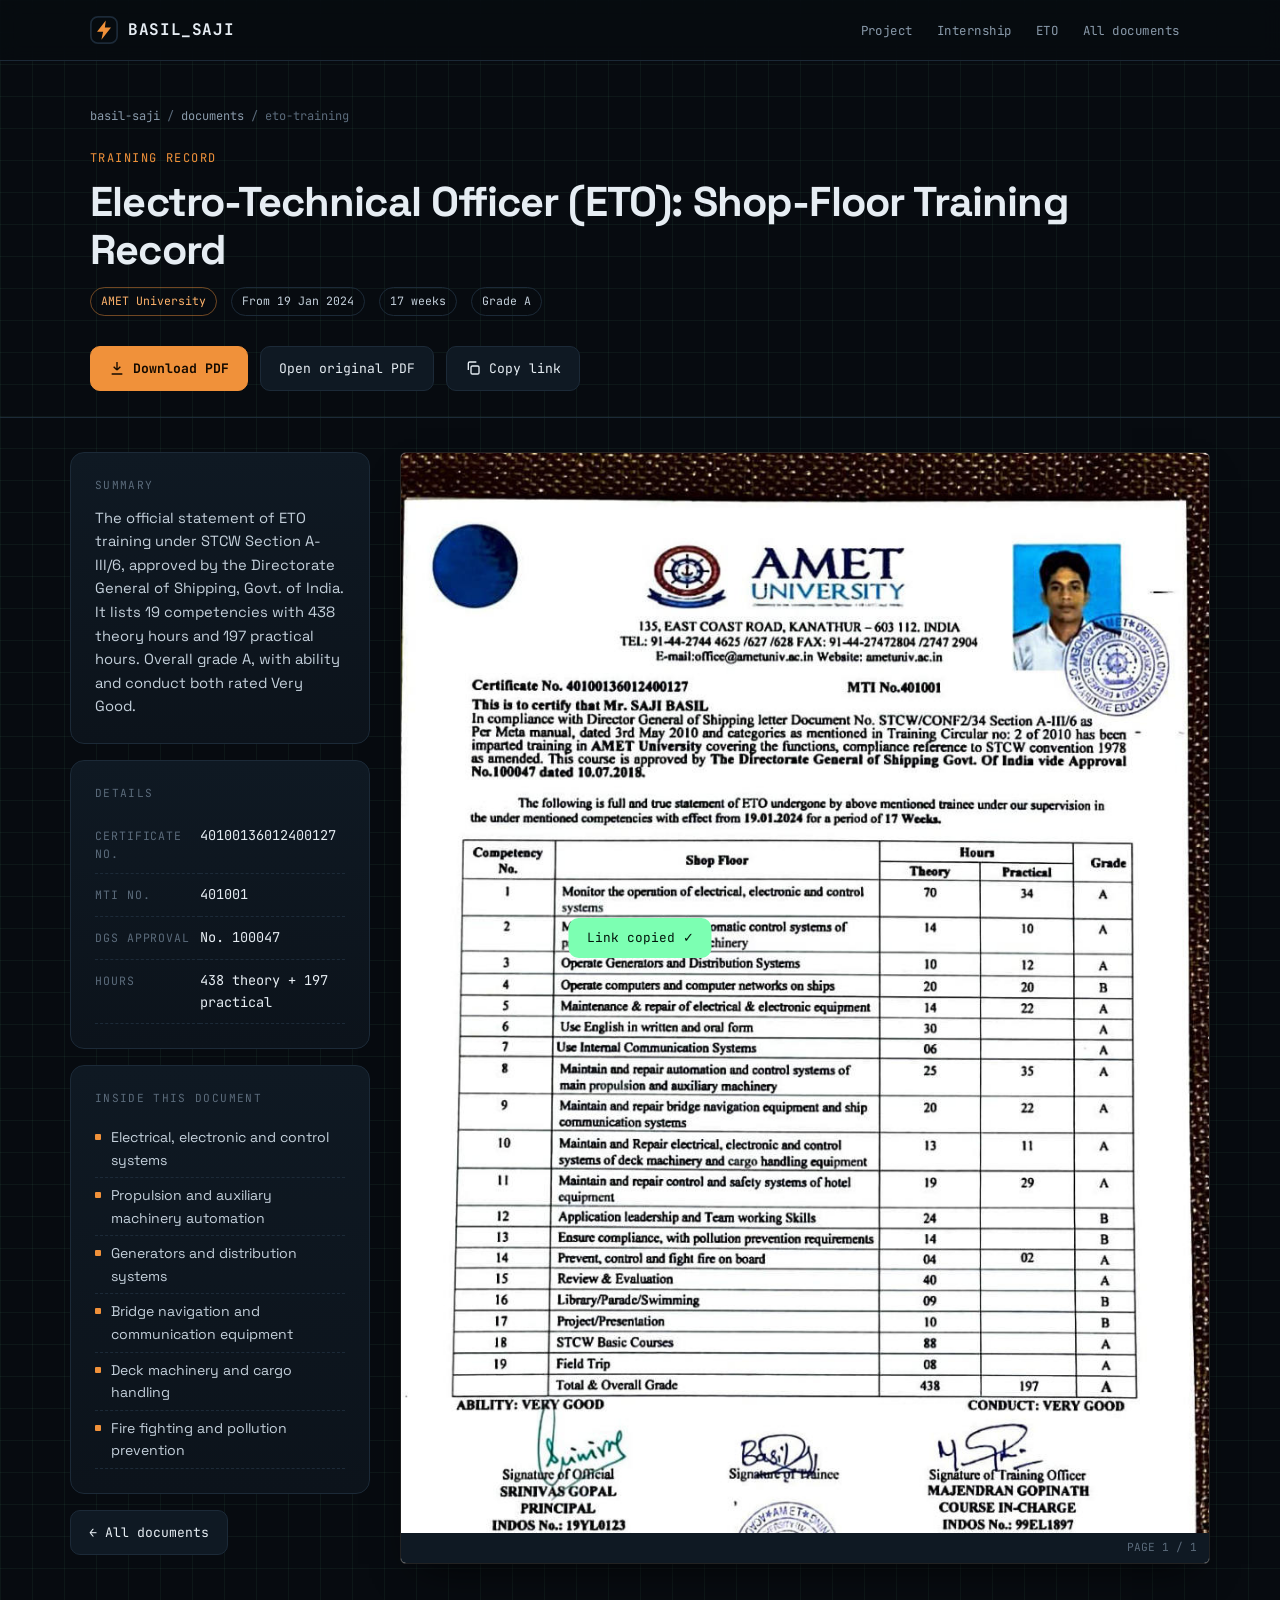
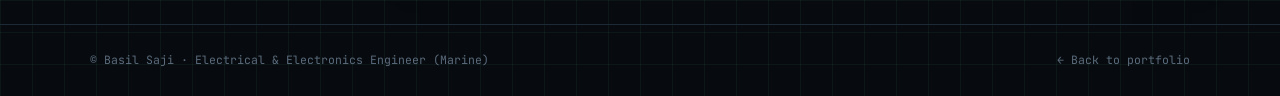
<file: reports/eto-training/index.html>
<!doctype html>
<html lang="en"><head>
<meta charset="utf-8"><meta name="viewport" content="width=device-width,initial-scale=1">
<title>Electro-Technical Officer (ETO): Shop-Floor Training Record | Basil Saji</title>
<meta name="description" content="The official statement of ETO training under STCW Section A-III/6, approved by the Directorate General of Shipping, Govt. of India. It lists 19 competencie">
<meta property="og:title" content="Electro-Technical Officer (ETO): Shop-Floor Training Record | Basil Saji"><meta property="og:description" content="The official statement of ETO training under STCW Section A-III/6, approved by the Directorate General of Shipping, Govt. of India. It lists 19 competencie">
<meta property="og:image" content="../../assets/pages/eto-training-record-01.jpg"><meta name="theme-color" content="#070b10">
<link rel="icon" href="data:image/svg+xml,%3Csvg xmlns='http://www.w3.org/2000/svg' viewBox='0 0 32 32'%3E%3Crect width='32' height='32' rx='8' fill='%23070b10'/%3E%3Cpath d='M18 4 8 18h7l-2 10 11-15h-7z' fill='%23f0913a'/%3E%3C/svg%3E">
<link rel="preconnect" href="https://fonts.googleapis.com"><link rel="preconnect" href="https://fonts.gstatic.com" crossorigin>
<link href="https://fonts.googleapis.com/css2?family=JetBrains+Mono:wght@400;500;700&family=Space+Grotesk:wght@400;500;700&display=swap" rel="stylesheet">
<link rel="stylesheet" href="../../assets/site.css">
</head><body>
<nav class="nav"><div class="wrap">
  <a class="logo" href="../../"><svg viewBox="0 0 32 32" aria-hidden="true"><rect x="1" y="1" width="30" height="30" rx="8" fill="none" stroke="#1c2a38" stroke-width="2"/><path d="M18 5 8 18h7l-2 9 11-14h-7z" fill="#f0913a"/></svg>BASIL_SAJI</a>
  <ul><li><a href="../../#project">Project</a></li><li><a href="../../#internship">Internship</a></li><li><a href="../../#eto">ETO</a></li><li><a href="../../#documents">All documents</a></li></ul>
</div></nav>

<header class="rp-head"><div class="wrap">
  <div class="crumb"><a href="../../">basil-saji</a> / <a href="../../#documents">documents</a> / eto-training</div>
  <span class="kind mono" style="color:var(--copper);font-size:.75rem;letter-spacing:.12em;text-transform:uppercase">Training record</span>
  <h1>Electro-Technical Officer (ETO): Shop-Floor Training Record</h1>
  <div class="rp-meta"><span class="chip c">AMET University</span><span class="chip">From 19 Jan 2024</span><span class="chip">17 weeks</span><span class="chip">Grade A</span></div>
  <div class="btns">
    <a class="btn primary" href="../../assets/docs/eto-training-record.pdf" download>
      <svg viewBox="0 0 24 24" fill="none" stroke="currentColor" stroke-width="2"><path d="M12 3v12m0 0 5-5m-5 5-5-5M4 21h16"/></svg>Download PDF</a>
    <a class="btn" href="../../assets/docs/eto-training-record.pdf" target="_blank" rel="noopener">Open original PDF</a>
    <button class="btn" data-copy>
      <svg viewBox="0 0 24 24" fill="none" stroke="currentColor" stroke-width="2"><rect x="9" y="9" width="12" height="12" rx="2"/><path d="M5 15V5a2 2 0 0 1 2-2h10"/></svg>Copy link</button>
  </div>
</div></header>
<main class="wrap rp-body">
  <aside class="rp-side">
    <div class="card"><div class="label">Summary</div><p style="color:#c4d0db;font-size:.92rem">The official statement of ETO training under STCW Section A-III/6, approved by the Directorate General of Shipping, Govt. of India. It lists 19 competencies with 438 theory hours and 197 practical hours. Overall grade A, with ability and conduct both rated Very Good.</p></div>
    <div class="card"><div class="label">Details</div><table class="ds-table"><tr><td>Certificate No.</td><td>40100136012400127</td></tr><tr><td>MTI No.</td><td>401001</td></tr><tr><td>DGS approval</td><td>No. 100047</td></tr><tr><td>Hours</td><td>438 theory + 197 practical</td></tr></table></div>
    <div class="card"><div class="label">Inside this document</div><ul><li>Electrical, electronic and control systems</li><li>Propulsion and auxiliary machinery automation</li><li>Generators and distribution systems</li><li>Bridge navigation and communication equipment</li><li>Deck machinery and cargo handling</li><li>Fire fighting and pollution prevention</li></ul></div>
    <div class="btns"><a class="btn" href="../../#documents">← All documents</a></div>
  </aside>
  <div class="pages">
<figure><img src="../../assets/pages/eto-training-record-01.jpg" alt="Electro-Technical Officer (ETO): Shop-Floor Training Record, page 1" loading="eager"><figcaption>PAGE 1 / 1</figcaption></figure>
  </div>
</main>
<footer><div class="wrap"><span>© Basil Saji · Electrical &amp; Electronics Engineer (Marine)</span><a href="../../" style="text-decoration:none">← Back to portfolio</a></div></footer>
<div class="toast">Link copied ✓</div>
<script src="../../assets/site.js"></script>
</body></html>
</file>
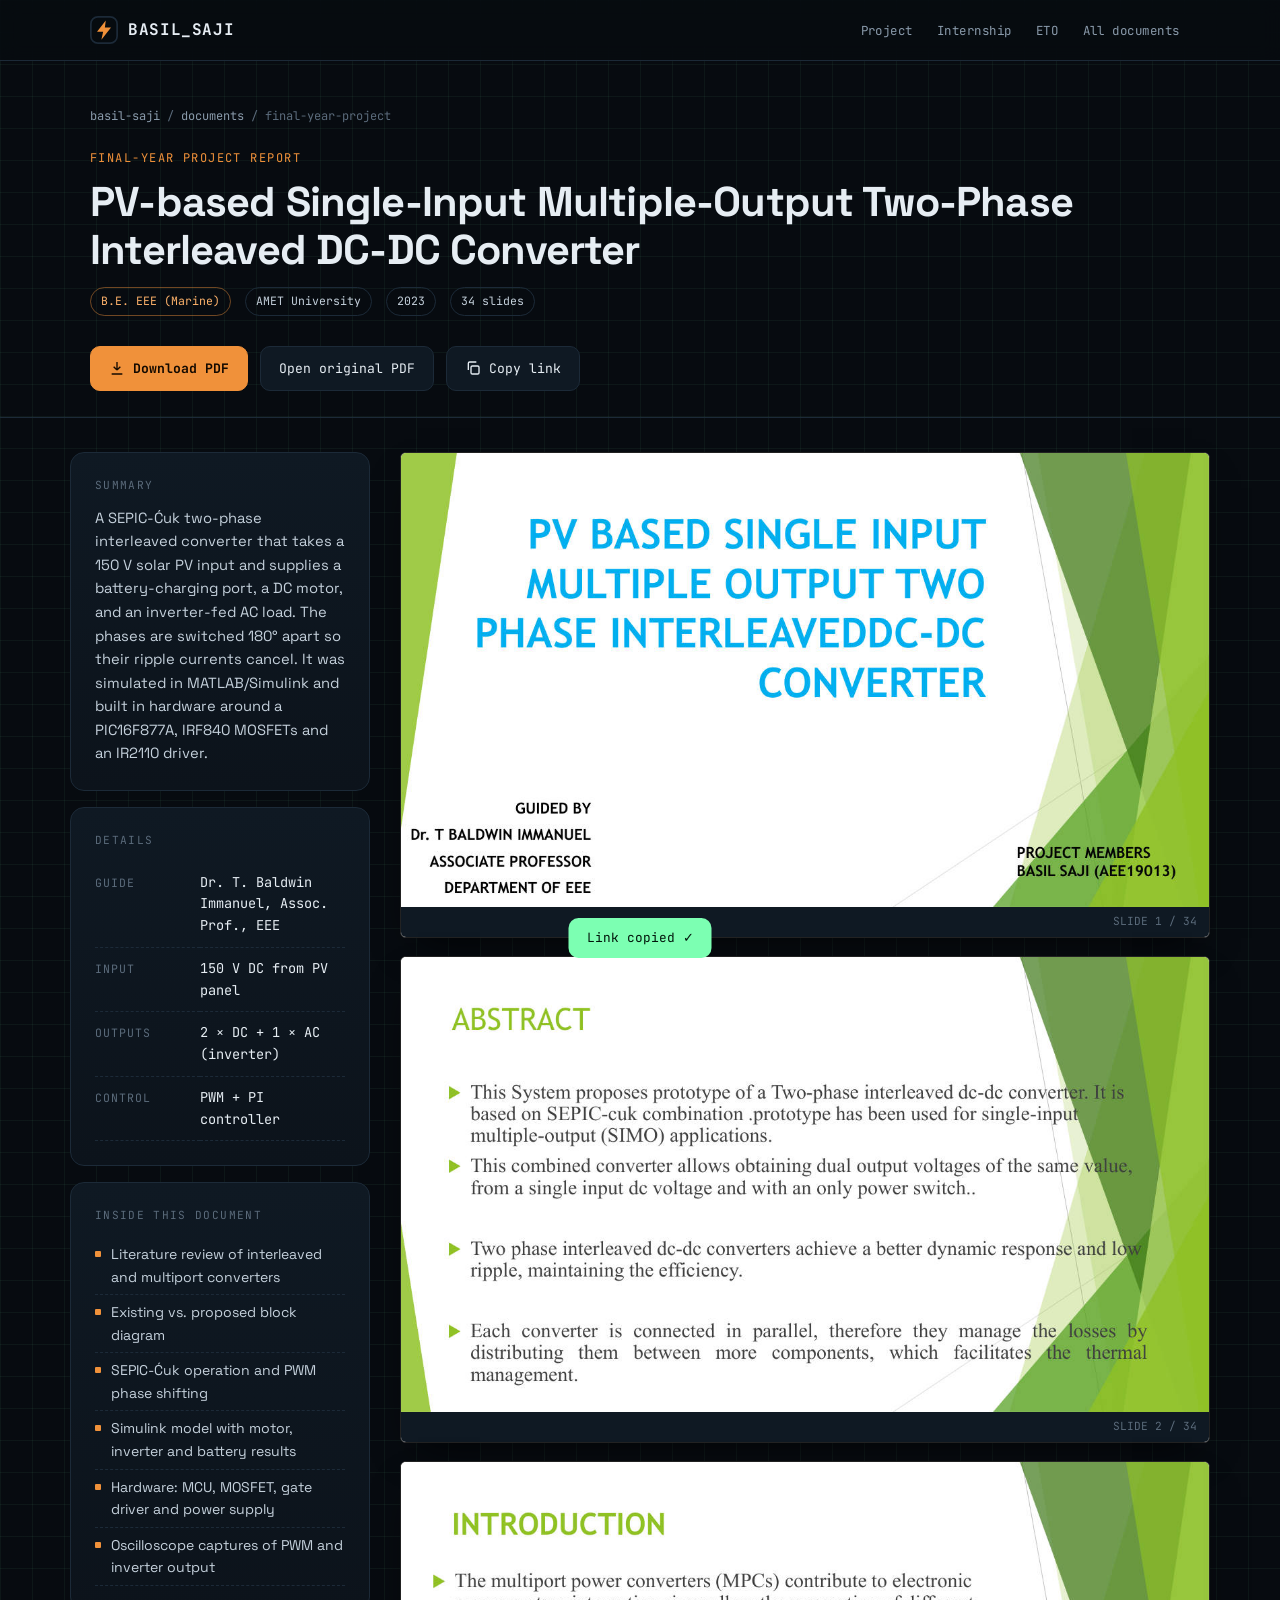
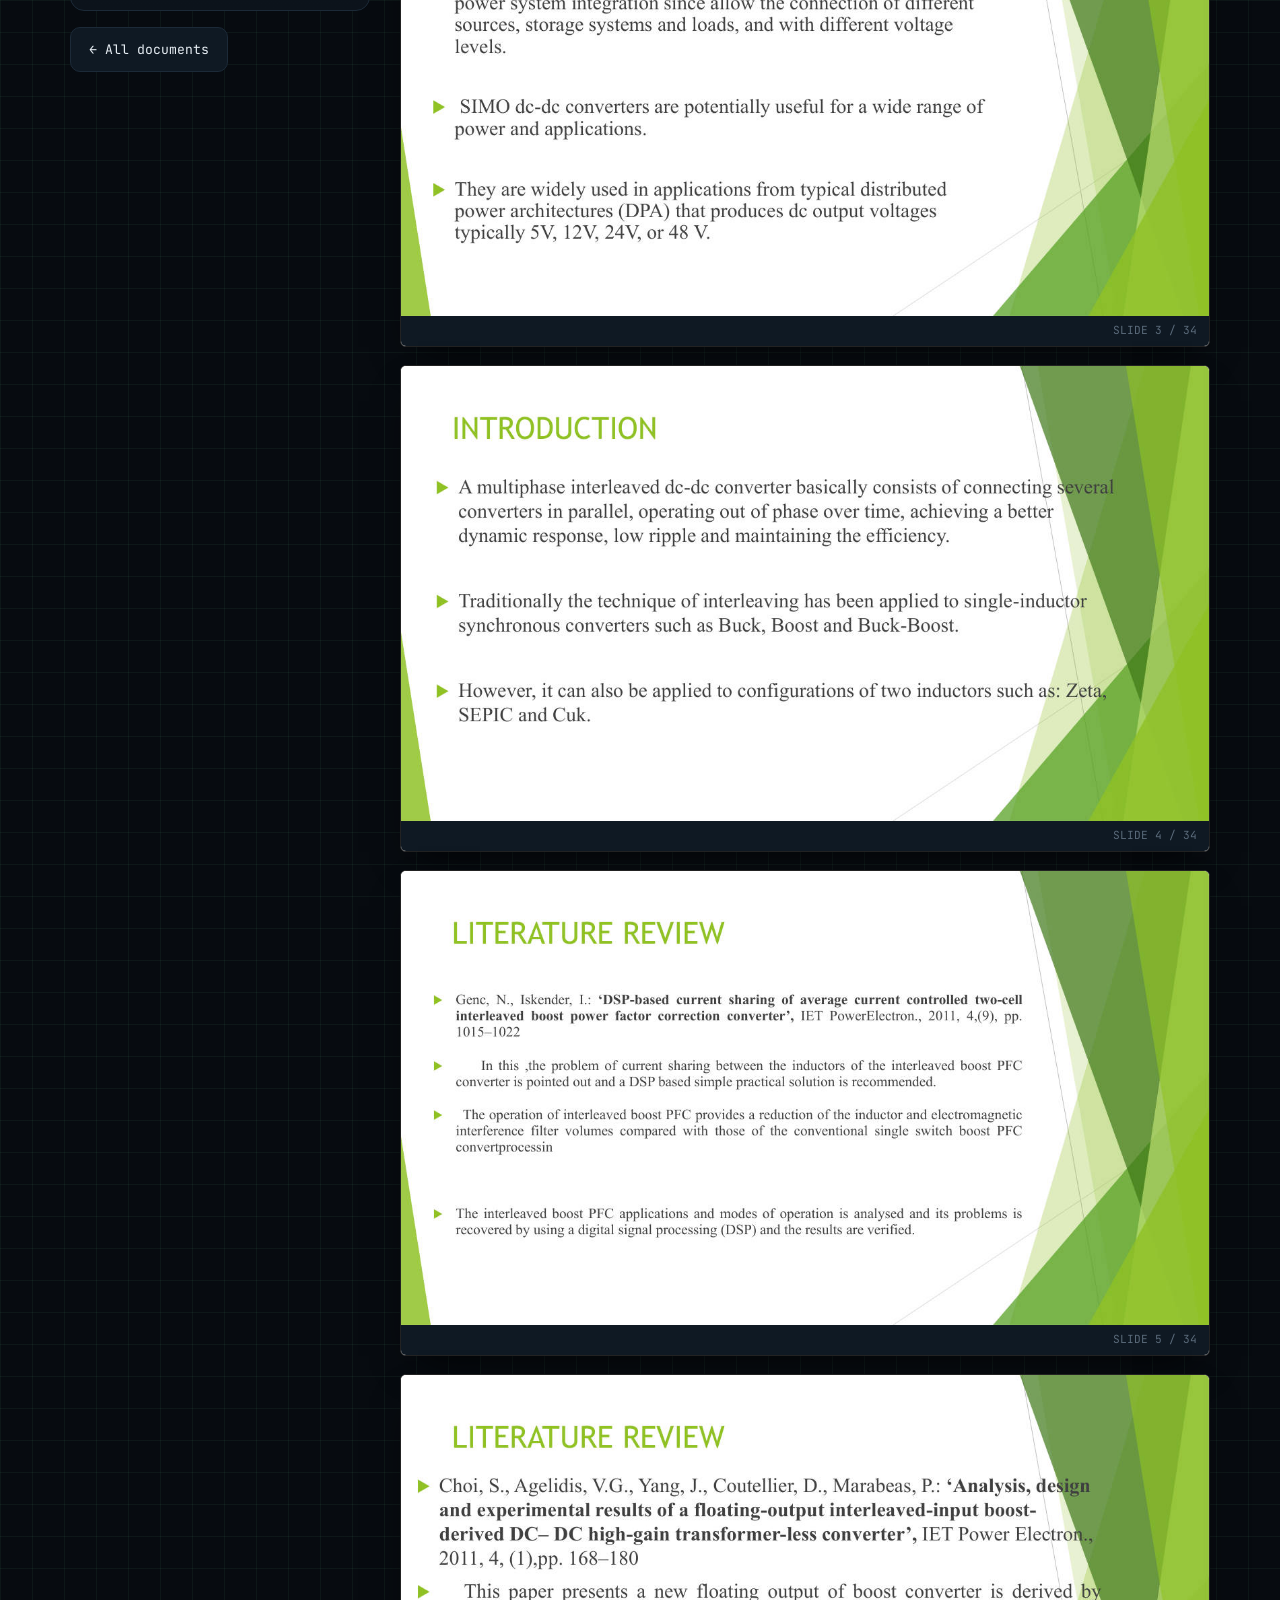
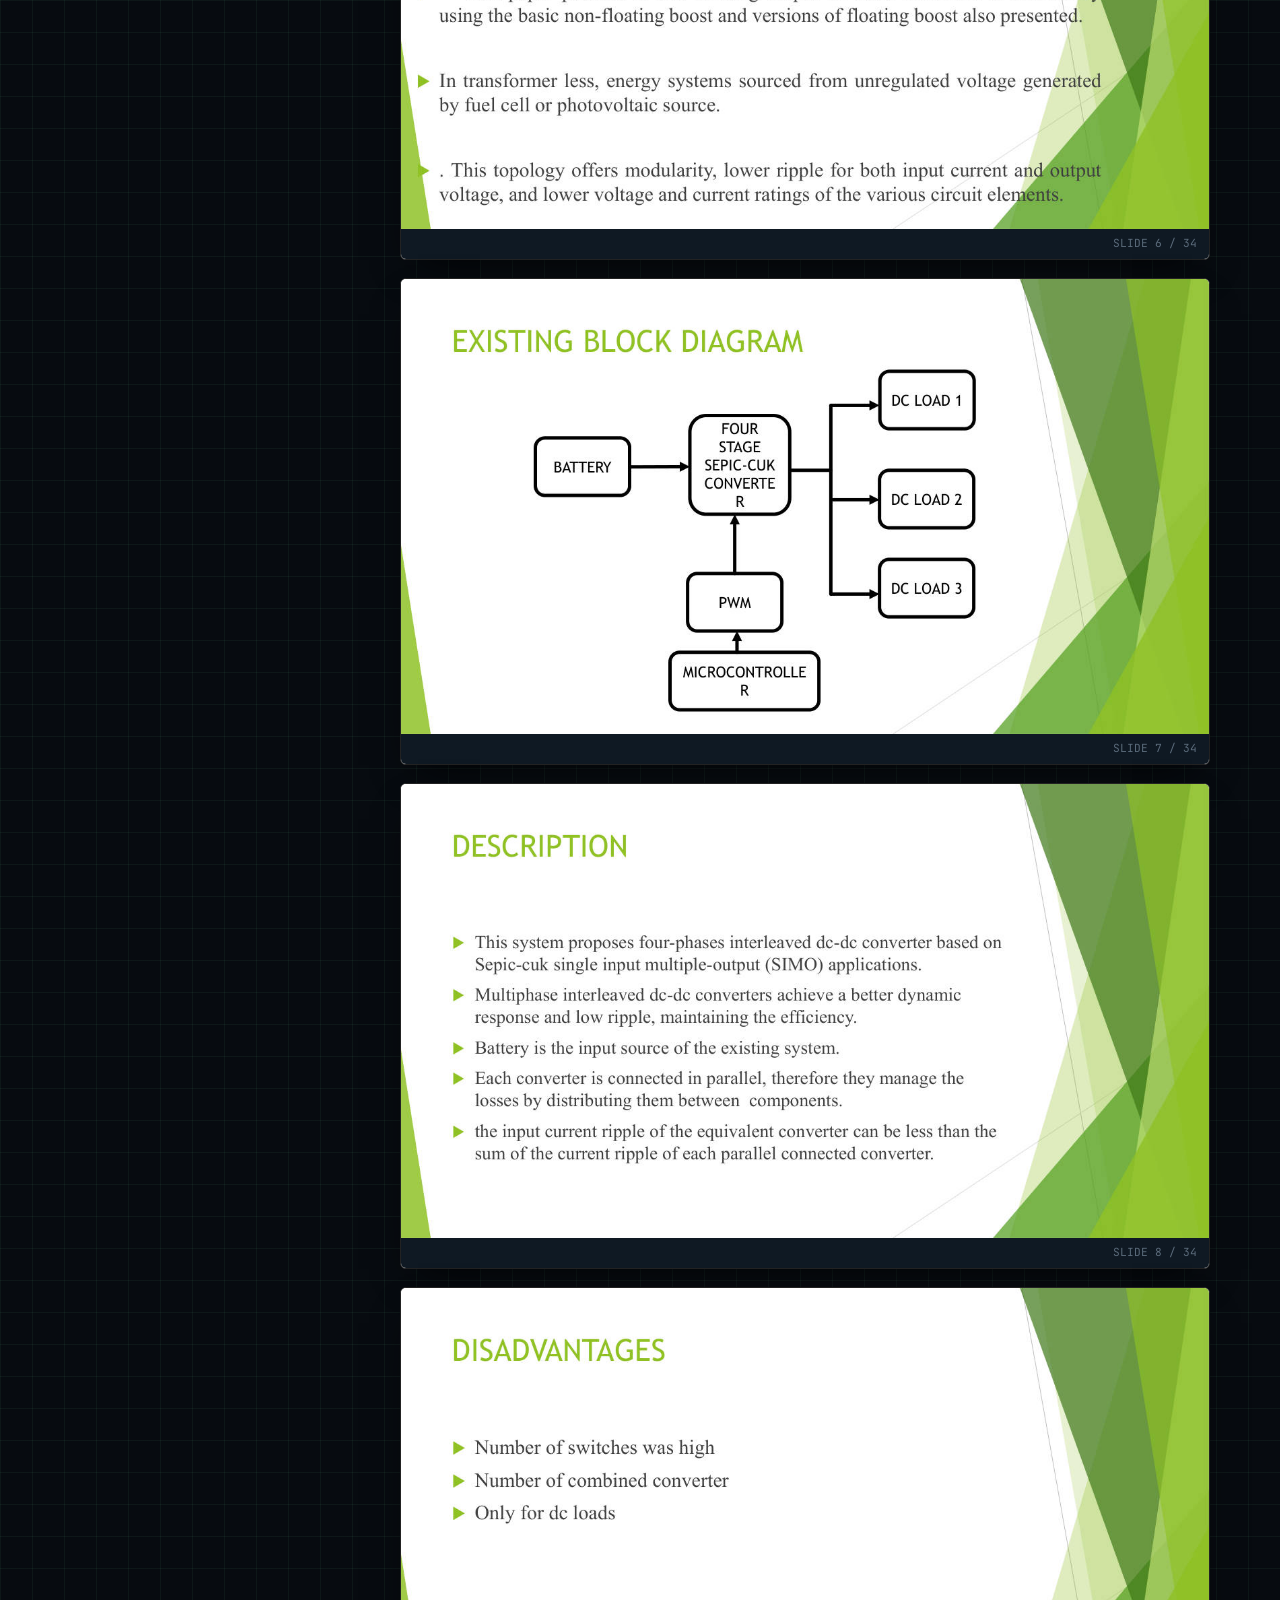
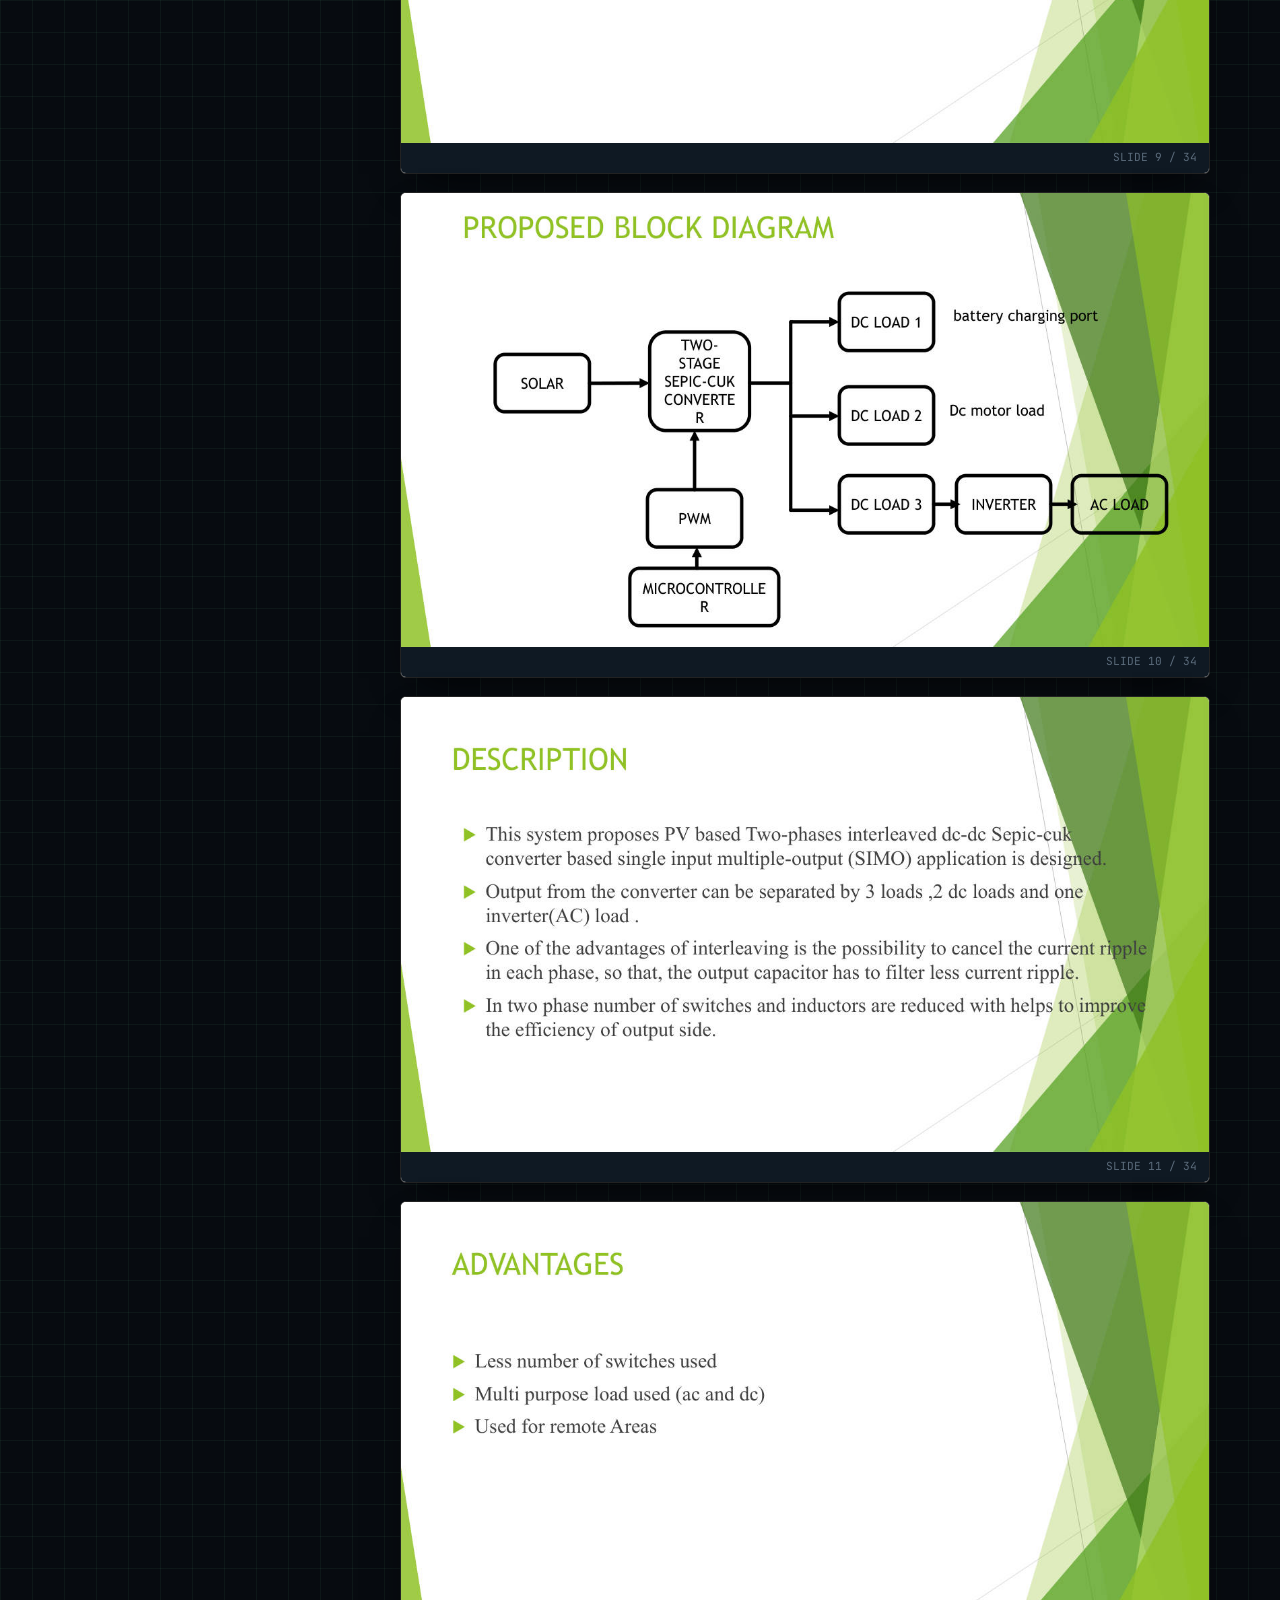
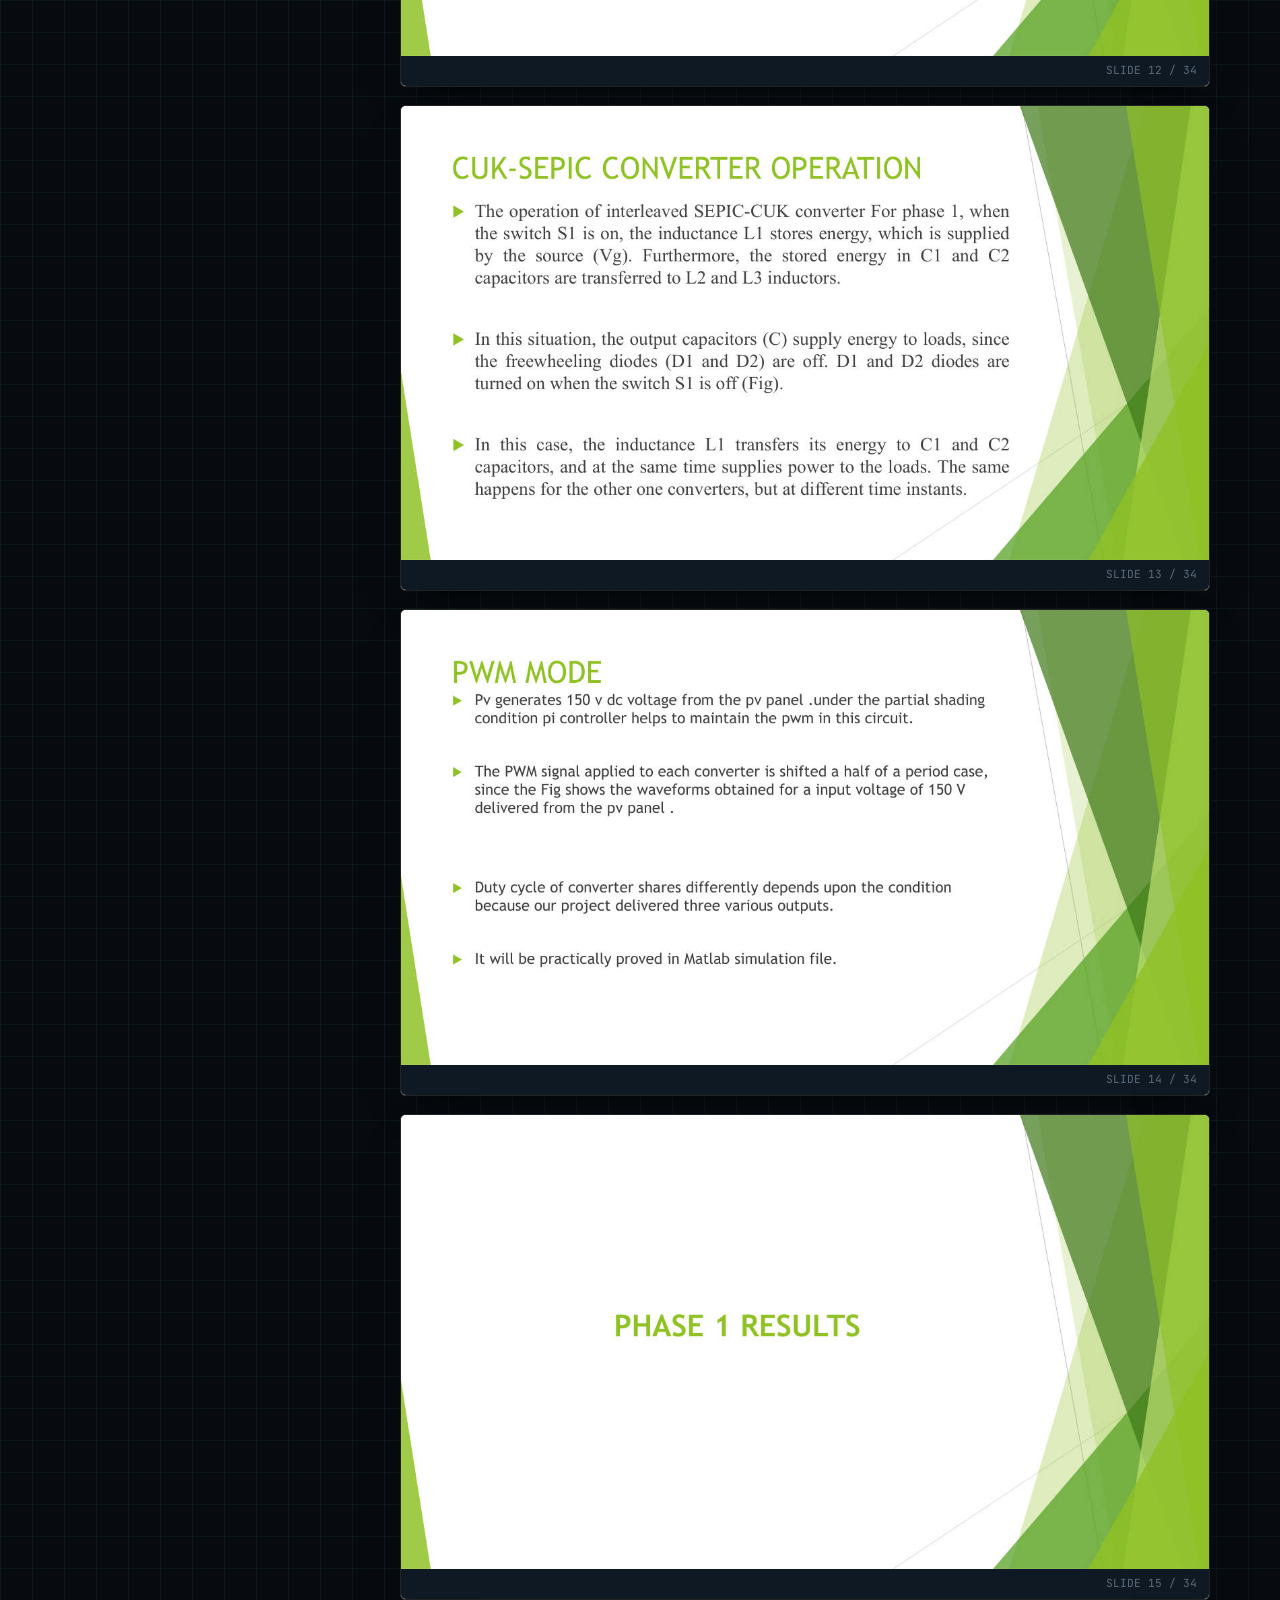
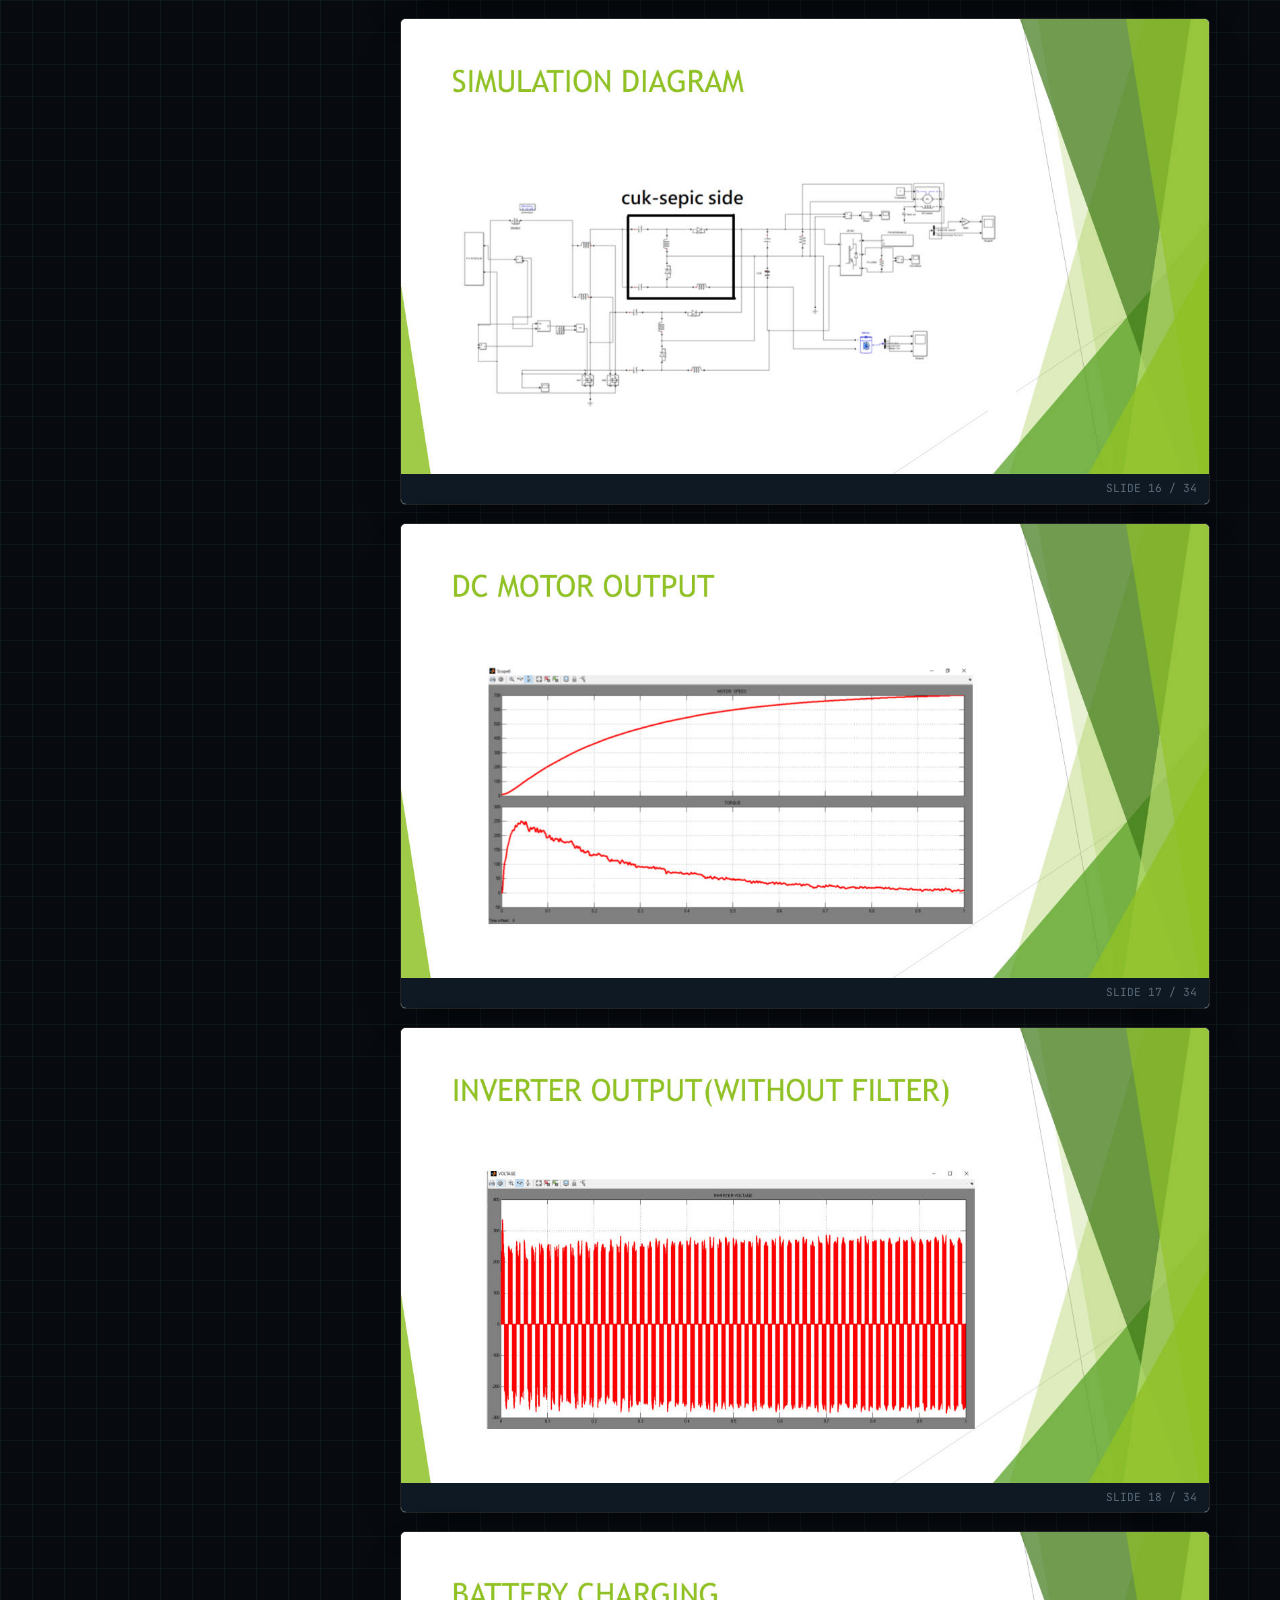
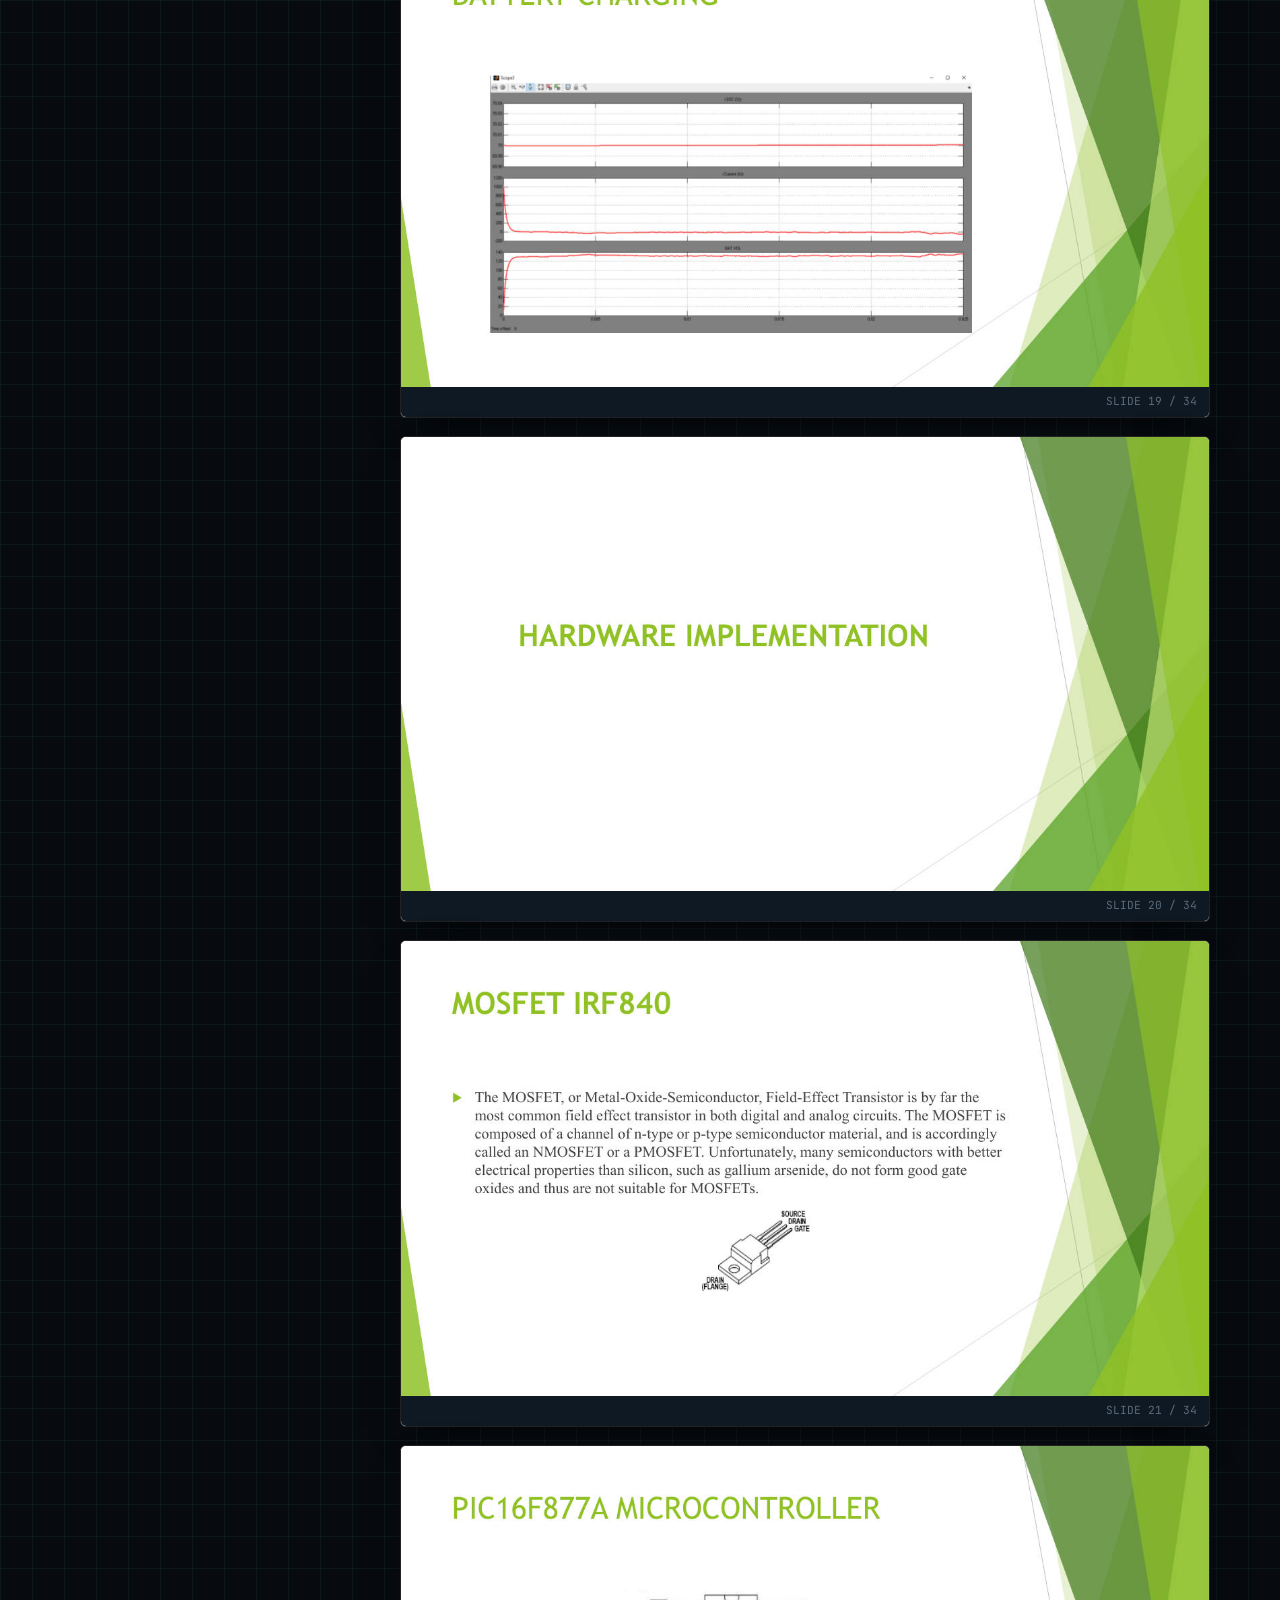
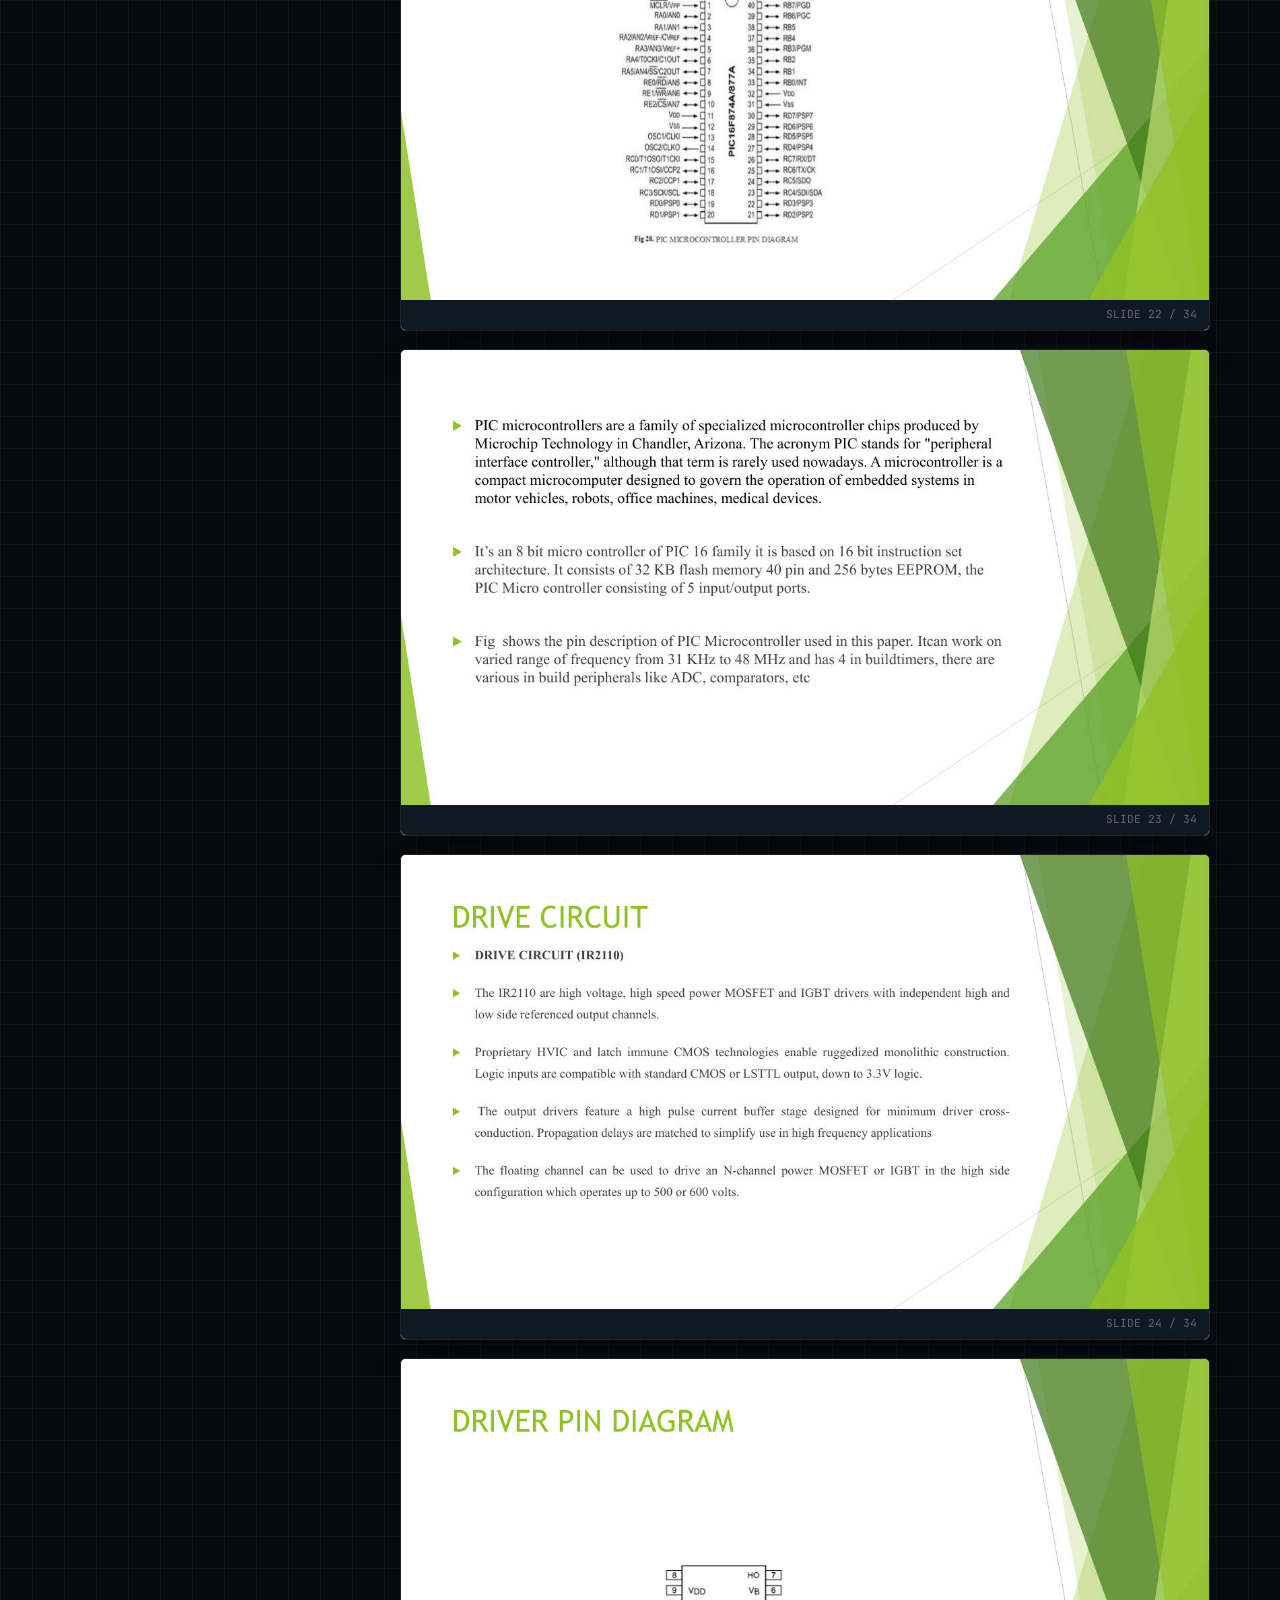
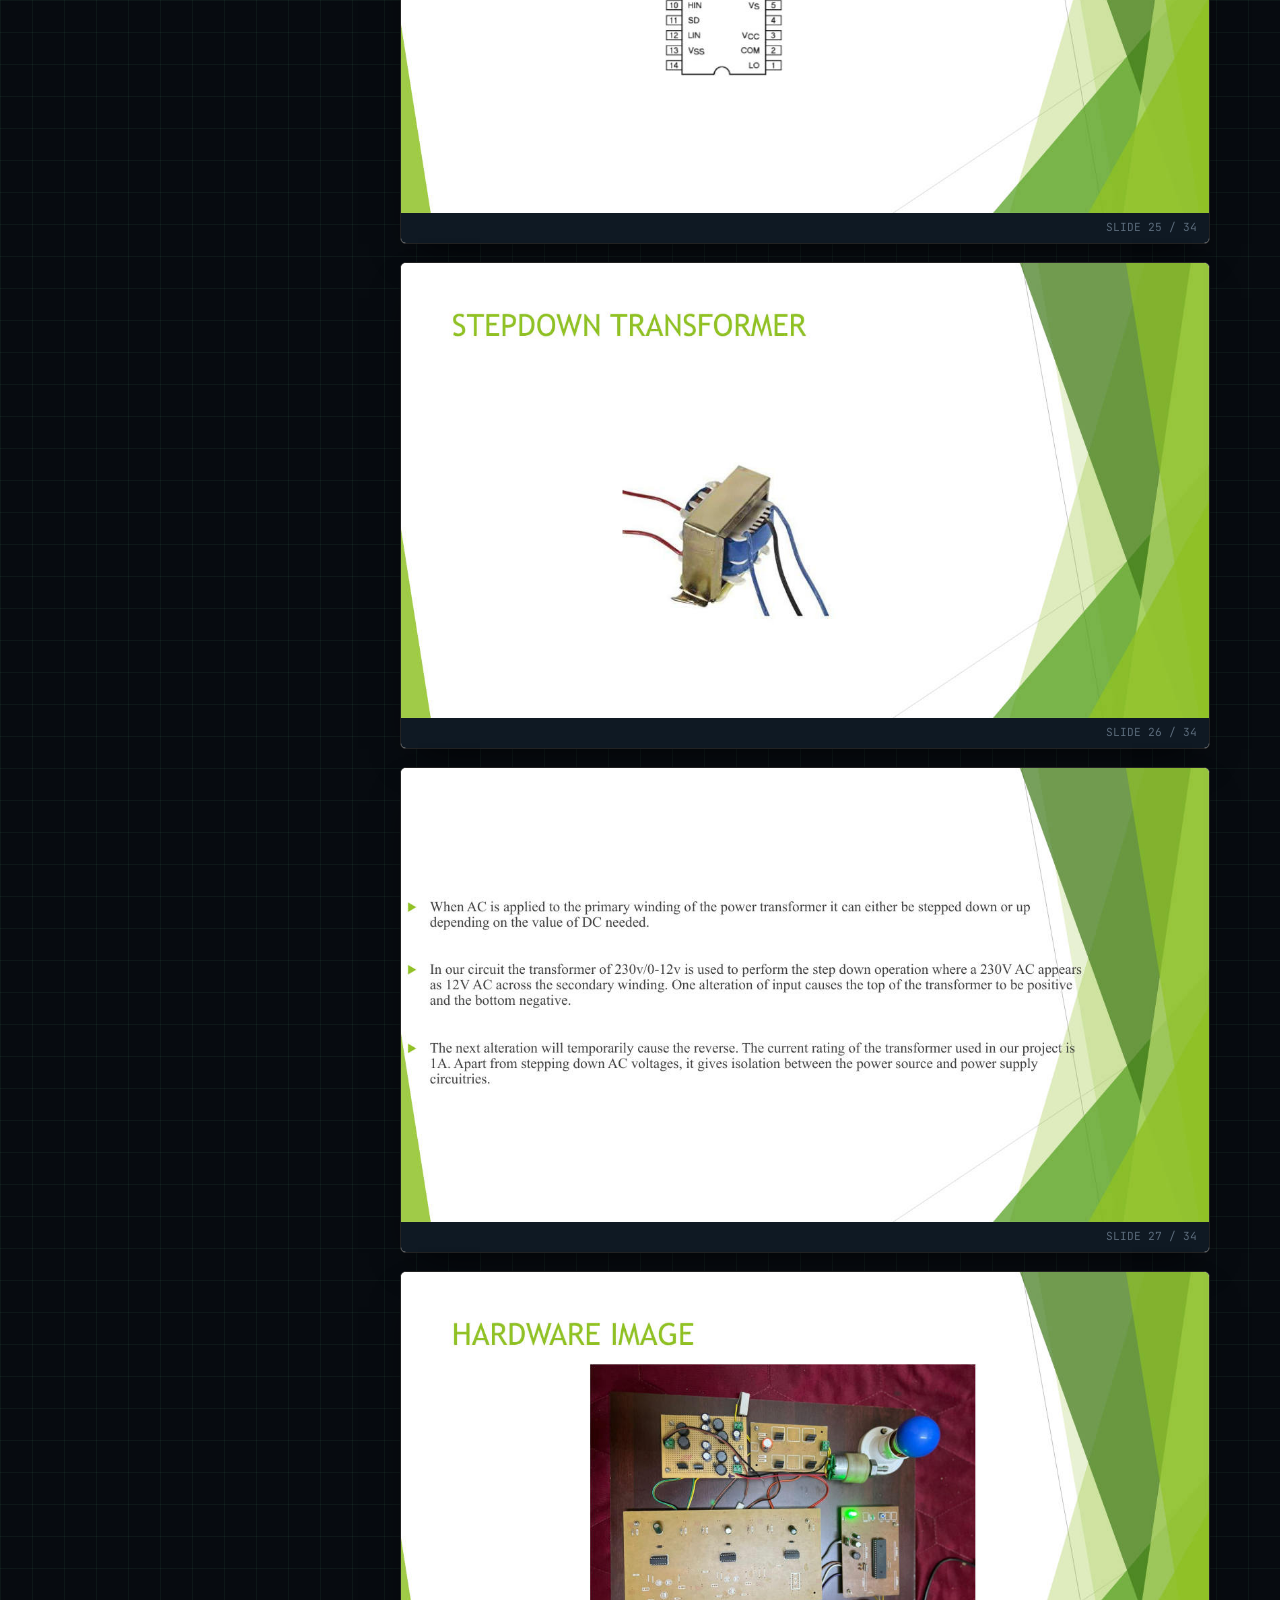
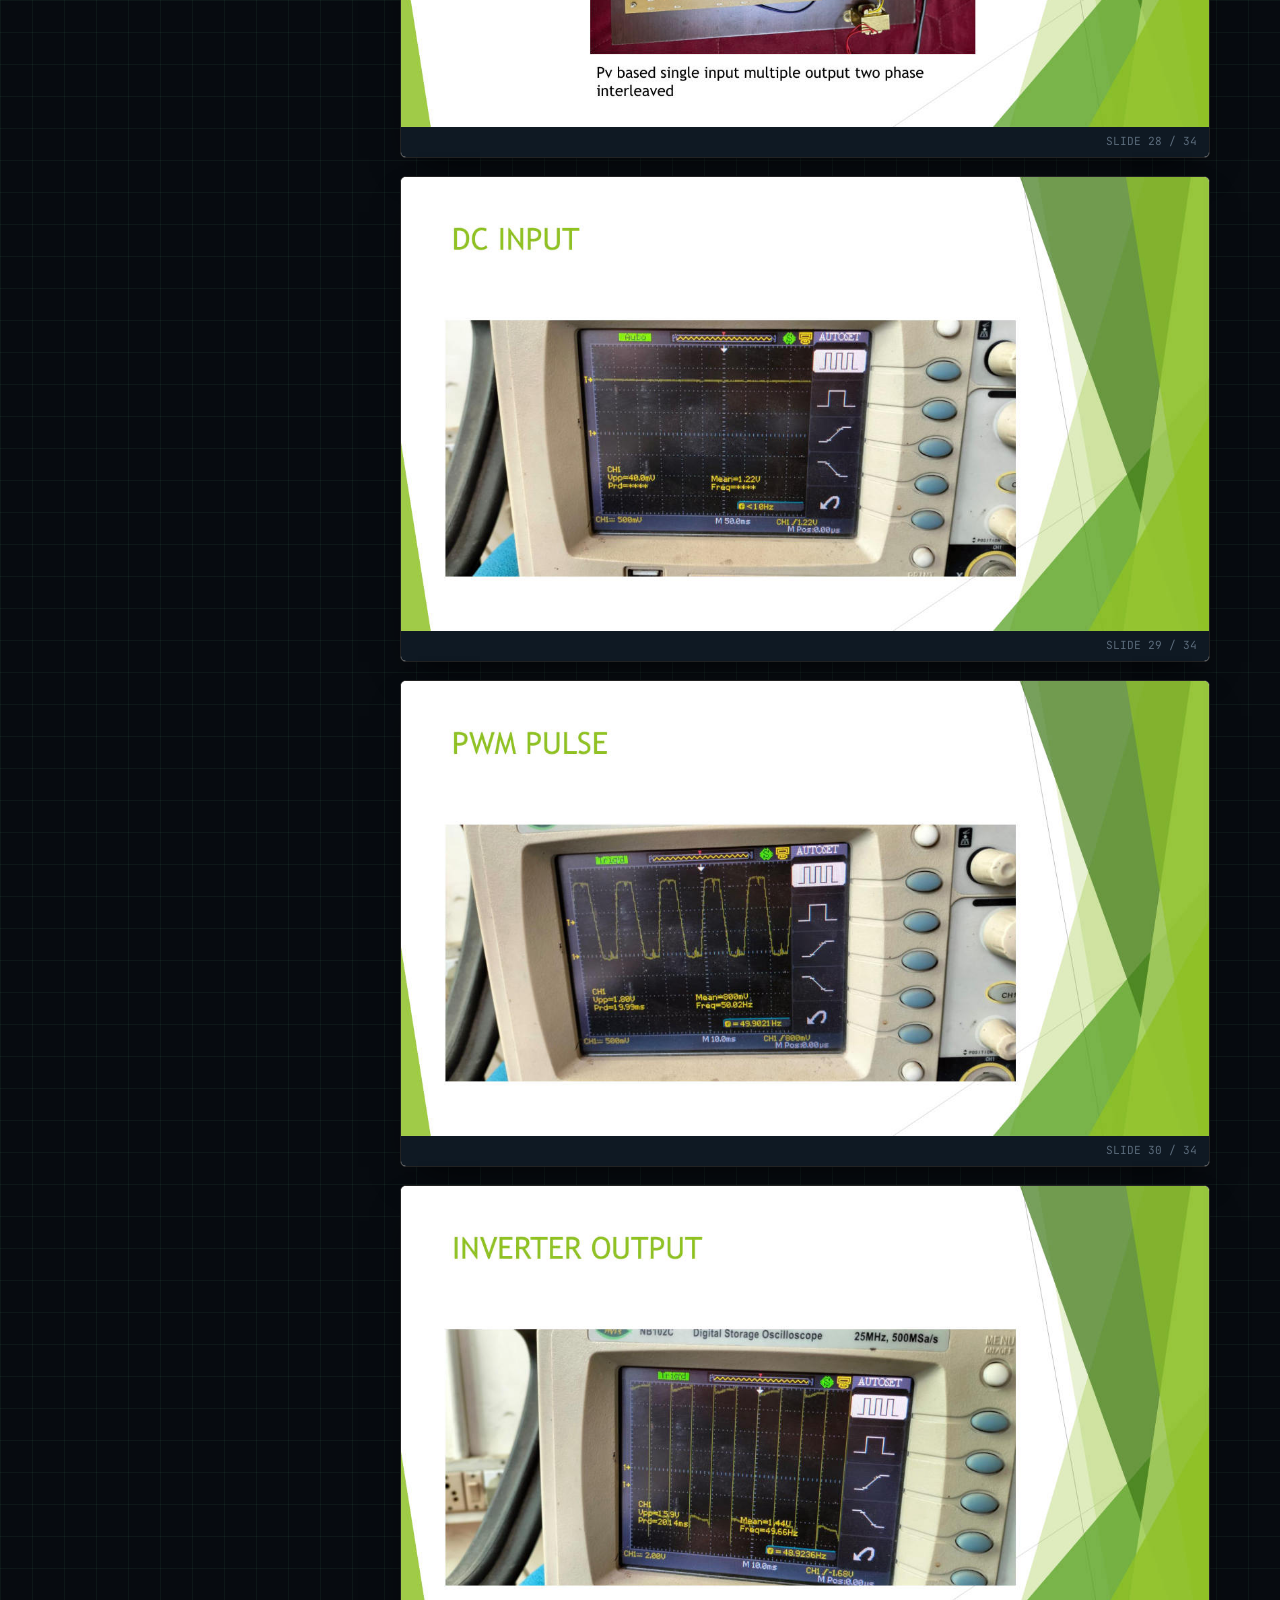
<file: reports/final-year-project/index.html>
<!doctype html>
<html lang="en"><head>
<meta charset="utf-8"><meta name="viewport" content="width=device-width,initial-scale=1">
<title>PV-based Single-Input Multiple-Output Two-Phase Interleaved DC-DC Converter | Basil Saji</title>
<meta name="description" content="A SEPIC-Ćuk two-phase interleaved converter that takes a 150 V solar PV input and supplies a battery-charging port, a DC motor, and an inverter-fed AC load">
<meta property="og:title" content="PV-based Single-Input Multiple-Output Two-Phase Interleaved DC-DC Converter | Basil Saji"><meta property="og:description" content="A SEPIC-Ćuk two-phase interleaved converter that takes a 150 V solar PV input and supplies a battery-charging port, a DC motor, and an inverter-fed AC load">
<meta property="og:image" content="../../assets/pages/final-year-project-simo-converter-01.jpg"><meta name="theme-color" content="#070b10">
<link rel="icon" href="data:image/svg+xml,%3Csvg xmlns='http://www.w3.org/2000/svg' viewBox='0 0 32 32'%3E%3Crect width='32' height='32' rx='8' fill='%23070b10'/%3E%3Cpath d='M18 4 8 18h7l-2 10 11-15h-7z' fill='%23f0913a'/%3E%3C/svg%3E">
<link rel="preconnect" href="https://fonts.googleapis.com"><link rel="preconnect" href="https://fonts.gstatic.com" crossorigin>
<link href="https://fonts.googleapis.com/css2?family=JetBrains+Mono:wght@400;500;700&family=Space+Grotesk:wght@400;500;700&display=swap" rel="stylesheet">
<link rel="stylesheet" href="../../assets/site.css">
</head><body>
<nav class="nav"><div class="wrap">
  <a class="logo" href="../../"><svg viewBox="0 0 32 32" aria-hidden="true"><rect x="1" y="1" width="30" height="30" rx="8" fill="none" stroke="#1c2a38" stroke-width="2"/><path d="M18 5 8 18h7l-2 9 11-14h-7z" fill="#f0913a"/></svg>BASIL_SAJI</a>
  <ul><li><a href="../../#project">Project</a></li><li><a href="../../#internship">Internship</a></li><li><a href="../../#eto">ETO</a></li><li><a href="../../#documents">All documents</a></li></ul>
</div></nav>

<header class="rp-head"><div class="wrap">
  <div class="crumb"><a href="../../">basil-saji</a> / <a href="../../#documents">documents</a> / final-year-project</div>
  <span class="kind mono" style="color:var(--copper);font-size:.75rem;letter-spacing:.12em;text-transform:uppercase">Final-year project report</span>
  <h1>PV-based Single-Input Multiple-Output Two-Phase Interleaved DC-DC Converter</h1>
  <div class="rp-meta"><span class="chip c">B.E. EEE (Marine)</span><span class="chip">AMET University</span><span class="chip">2023</span><span class="chip">34 slides</span></div>
  <div class="btns">
    <a class="btn primary" href="../../assets/docs/final-year-project-simo-converter.pdf" download>
      <svg viewBox="0 0 24 24" fill="none" stroke="currentColor" stroke-width="2"><path d="M12 3v12m0 0 5-5m-5 5-5-5M4 21h16"/></svg>Download PDF</a>
    <a class="btn" href="../../assets/docs/final-year-project-simo-converter.pdf" target="_blank" rel="noopener">Open original PDF</a>
    <button class="btn" data-copy>
      <svg viewBox="0 0 24 24" fill="none" stroke="currentColor" stroke-width="2"><rect x="9" y="9" width="12" height="12" rx="2"/><path d="M5 15V5a2 2 0 0 1 2-2h10"/></svg>Copy link</button>
  </div>
</div></header>
<main class="wrap rp-body">
  <aside class="rp-side">
    <div class="card"><div class="label">Summary</div><p style="color:#c4d0db;font-size:.92rem">A SEPIC-Ćuk two-phase interleaved converter that takes a 150 V solar PV input and supplies a battery-charging port, a DC motor, and an inverter-fed AC load. The phases are switched 180° apart so their ripple currents cancel. It was simulated in MATLAB/Simulink and built in hardware around a PIC16F877A, IRF840 MOSFETs and an IR2110 driver.</p></div>
    <div class="card"><div class="label">Details</div><table class="ds-table"><tr><td>Guide</td><td>Dr. T. Baldwin Immanuel, Assoc. Prof., EEE</td></tr><tr><td>Input</td><td>150 V DC from PV panel</td></tr><tr><td>Outputs</td><td>2 × DC + 1 × AC (inverter)</td></tr><tr><td>Control</td><td>PWM + PI controller</td></tr></table></div>
    <div class="card"><div class="label">Inside this document</div><ul><li>Literature review of interleaved and multiport converters</li><li>Existing vs. proposed block diagram</li><li>SEPIC-Ćuk operation and PWM phase shifting</li><li>Simulink model with motor, inverter and battery results</li><li>Hardware: MCU, MOSFET, gate driver and power supply</li><li>Oscilloscope captures of PWM and inverter output</li></ul></div>
    <div class="btns"><a class="btn" href="../../#documents">← All documents</a></div>
  </aside>
  <div class="pages">
<figure><img src="../../assets/pages/final-year-project-simo-converter-01.jpg" alt="PV-based Single-Input Multiple-Output Two-Phase Interleaved DC-DC Converter, slide 1" loading="eager"><figcaption>SLIDE 1 / 34</figcaption></figure>
<figure><img src="../../assets/pages/final-year-project-simo-converter-02.jpg" alt="PV-based Single-Input Multiple-Output Two-Phase Interleaved DC-DC Converter, slide 2" loading="eager"><figcaption>SLIDE 2 / 34</figcaption></figure>
<figure><img src="../../assets/pages/final-year-project-simo-converter-03.jpg" alt="PV-based Single-Input Multiple-Output Two-Phase Interleaved DC-DC Converter, slide 3" loading="lazy"><figcaption>SLIDE 3 / 34</figcaption></figure>
<figure><img src="../../assets/pages/final-year-project-simo-converter-04.jpg" alt="PV-based Single-Input Multiple-Output Two-Phase Interleaved DC-DC Converter, slide 4" loading="lazy"><figcaption>SLIDE 4 / 34</figcaption></figure>
<figure><img src="../../assets/pages/final-year-project-simo-converter-05.jpg" alt="PV-based Single-Input Multiple-Output Two-Phase Interleaved DC-DC Converter, slide 5" loading="lazy"><figcaption>SLIDE 5 / 34</figcaption></figure>
<figure><img src="../../assets/pages/final-year-project-simo-converter-06.jpg" alt="PV-based Single-Input Multiple-Output Two-Phase Interleaved DC-DC Converter, slide 6" loading="lazy"><figcaption>SLIDE 6 / 34</figcaption></figure>
<figure><img src="../../assets/pages/final-year-project-simo-converter-07.jpg" alt="PV-based Single-Input Multiple-Output Two-Phase Interleaved DC-DC Converter, slide 7" loading="lazy"><figcaption>SLIDE 7 / 34</figcaption></figure>
<figure><img src="../../assets/pages/final-year-project-simo-converter-08.jpg" alt="PV-based Single-Input Multiple-Output Two-Phase Interleaved DC-DC Converter, slide 8" loading="lazy"><figcaption>SLIDE 8 / 34</figcaption></figure>
<figure><img src="../../assets/pages/final-year-project-simo-converter-09.jpg" alt="PV-based Single-Input Multiple-Output Two-Phase Interleaved DC-DC Converter, slide 9" loading="lazy"><figcaption>SLIDE 9 / 34</figcaption></figure>
<figure><img src="../../assets/pages/final-year-project-simo-converter-10.jpg" alt="PV-based Single-Input Multiple-Output Two-Phase Interleaved DC-DC Converter, slide 10" loading="lazy"><figcaption>SLIDE 10 / 34</figcaption></figure>
<figure><img src="../../assets/pages/final-year-project-simo-converter-11.jpg" alt="PV-based Single-Input Multiple-Output Two-Phase Interleaved DC-DC Converter, slide 11" loading="lazy"><figcaption>SLIDE 11 / 34</figcaption></figure>
<figure><img src="../../assets/pages/final-year-project-simo-converter-12.jpg" alt="PV-based Single-Input Multiple-Output Two-Phase Interleaved DC-DC Converter, slide 12" loading="lazy"><figcaption>SLIDE 12 / 34</figcaption></figure>
<figure><img src="../../assets/pages/final-year-project-simo-converter-13.jpg" alt="PV-based Single-Input Multiple-Output Two-Phase Interleaved DC-DC Converter, slide 13" loading="lazy"><figcaption>SLIDE 13 / 34</figcaption></figure>
<figure><img src="../../assets/pages/final-year-project-simo-converter-14.jpg" alt="PV-based Single-Input Multiple-Output Two-Phase Interleaved DC-DC Converter, slide 14" loading="lazy"><figcaption>SLIDE 14 / 34</figcaption></figure>
<figure><img src="../../assets/pages/final-year-project-simo-converter-15.jpg" alt="PV-based Single-Input Multiple-Output Two-Phase Interleaved DC-DC Converter, slide 15" loading="lazy"><figcaption>SLIDE 15 / 34</figcaption></figure>
<figure><img src="../../assets/pages/final-year-project-simo-converter-16.jpg" alt="PV-based Single-Input Multiple-Output Two-Phase Interleaved DC-DC Converter, slide 16" loading="lazy"><figcaption>SLIDE 16 / 34</figcaption></figure>
<figure><img src="../../assets/pages/final-year-project-simo-converter-17.jpg" alt="PV-based Single-Input Multiple-Output Two-Phase Interleaved DC-DC Converter, slide 17" loading="lazy"><figcaption>SLIDE 17 / 34</figcaption></figure>
<figure><img src="../../assets/pages/final-year-project-simo-converter-18.jpg" alt="PV-based Single-Input Multiple-Output Two-Phase Interleaved DC-DC Converter, slide 18" loading="lazy"><figcaption>SLIDE 18 / 34</figcaption></figure>
<figure><img src="../../assets/pages/final-year-project-simo-converter-19.jpg" alt="PV-based Single-Input Multiple-Output Two-Phase Interleaved DC-DC Converter, slide 19" loading="lazy"><figcaption>SLIDE 19 / 34</figcaption></figure>
<figure><img src="../../assets/pages/final-year-project-simo-converter-20.jpg" alt="PV-based Single-Input Multiple-Output Two-Phase Interleaved DC-DC Converter, slide 20" loading="lazy"><figcaption>SLIDE 20 / 34</figcaption></figure>
<figure><img src="../../assets/pages/final-year-project-simo-converter-21.jpg" alt="PV-based Single-Input Multiple-Output Two-Phase Interleaved DC-DC Converter, slide 21" loading="lazy"><figcaption>SLIDE 21 / 34</figcaption></figure>
<figure><img src="../../assets/pages/final-year-project-simo-converter-22.jpg" alt="PV-based Single-Input Multiple-Output Two-Phase Interleaved DC-DC Converter, slide 22" loading="lazy"><figcaption>SLIDE 22 / 34</figcaption></figure>
<figure><img src="../../assets/pages/final-year-project-simo-converter-23.jpg" alt="PV-based Single-Input Multiple-Output Two-Phase Interleaved DC-DC Converter, slide 23" loading="lazy"><figcaption>SLIDE 23 / 34</figcaption></figure>
<figure><img src="../../assets/pages/final-year-project-simo-converter-24.jpg" alt="PV-based Single-Input Multiple-Output Two-Phase Interleaved DC-DC Converter, slide 24" loading="lazy"><figcaption>SLIDE 24 / 34</figcaption></figure>
<figure><img src="../../assets/pages/final-year-project-simo-converter-25.jpg" alt="PV-based Single-Input Multiple-Output Two-Phase Interleaved DC-DC Converter, slide 25" loading="lazy"><figcaption>SLIDE 25 / 34</figcaption></figure>
<figure><img src="../../assets/pages/final-year-project-simo-converter-26.jpg" alt="PV-based Single-Input Multiple-Output Two-Phase Interleaved DC-DC Converter, slide 26" loading="lazy"><figcaption>SLIDE 26 / 34</figcaption></figure>
<figure><img src="../../assets/pages/final-year-project-simo-converter-27.jpg" alt="PV-based Single-Input Multiple-Output Two-Phase Interleaved DC-DC Converter, slide 27" loading="lazy"><figcaption>SLIDE 27 / 34</figcaption></figure>
<figure><img src="../../assets/pages/final-year-project-simo-converter-28.jpg" alt="PV-based Single-Input Multiple-Output Two-Phase Interleaved DC-DC Converter, slide 28" loading="lazy"><figcaption>SLIDE 28 / 34</figcaption></figure>
<figure><img src="../../assets/pages/final-year-project-simo-converter-29.jpg" alt="PV-based Single-Input Multiple-Output Two-Phase Interleaved DC-DC Converter, slide 29" loading="lazy"><figcaption>SLIDE 29 / 34</figcaption></figure>
<figure><img src="../../assets/pages/final-year-project-simo-converter-30.jpg" alt="PV-based Single-Input Multiple-Output Two-Phase Interleaved DC-DC Converter, slide 30" loading="lazy"><figcaption>SLIDE 30 / 34</figcaption></figure>
<figure><img src="../../assets/pages/final-year-project-simo-converter-31.jpg" alt="PV-based Single-Input Multiple-Output Two-Phase Interleaved DC-DC Converter, slide 31" loading="lazy"><figcaption>SLIDE 31 / 34</figcaption></figure>
<figure><img src="../../assets/pages/final-year-project-simo-converter-32.jpg" alt="PV-based Single-Input Multiple-Output Two-Phase Interleaved DC-DC Converter, slide 32" loading="lazy"><figcaption>SLIDE 32 / 34</figcaption></figure>
<figure><img src="../../assets/pages/final-year-project-simo-converter-33.jpg" alt="PV-based Single-Input Multiple-Output Two-Phase Interleaved DC-DC Converter, slide 33" loading="lazy"><figcaption>SLIDE 33 / 34</figcaption></figure>
<figure><img src="../../assets/pages/final-year-project-simo-converter-34.jpg" alt="PV-based Single-Input Multiple-Output Two-Phase Interleaved DC-DC Converter, slide 34" loading="lazy"><figcaption>SLIDE 34 / 34</figcaption></figure>
  </div>
</main>
<footer><div class="wrap"><span>© Basil Saji · Electrical &amp; Electronics Engineer (Marine)</span><a href="../../" style="text-decoration:none">← Back to portfolio</a></div></footer>
<div class="toast">Link copied ✓</div>
<script src="../../assets/site.js"></script>
</body></html>
</file>
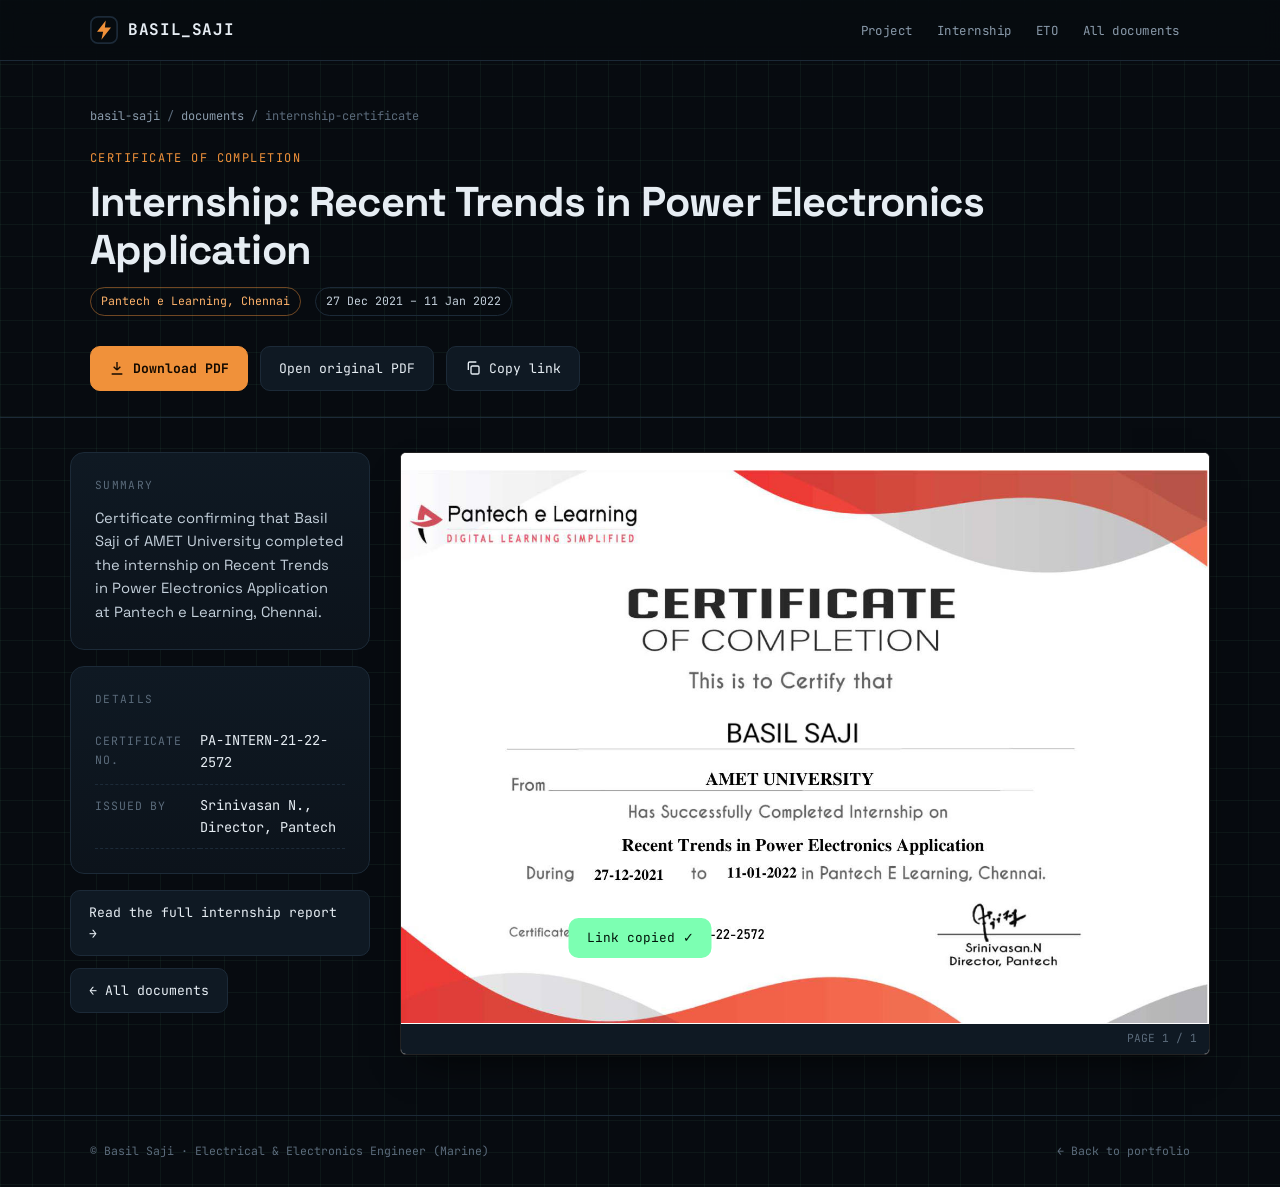
<file: reports/internship-certificate/index.html>
<!doctype html>
<html lang="en"><head>
<meta charset="utf-8"><meta name="viewport" content="width=device-width,initial-scale=1">
<title>Internship: Recent Trends in Power Electronics Application | Basil Saji</title>
<meta name="description" content="Certificate confirming that Basil Saji of AMET University completed the internship on Recent Trends in Power Electronics Application at Pantech e Learning,">
<meta property="og:title" content="Internship: Recent Trends in Power Electronics Application | Basil Saji"><meta property="og:description" content="Certificate confirming that Basil Saji of AMET University completed the internship on Recent Trends in Power Electronics Application at Pantech e Learning,">
<meta property="og:image" content="../../assets/pages/internship-certificate-pantech-01.jpg"><meta name="theme-color" content="#070b10">
<link rel="icon" href="data:image/svg+xml,%3Csvg xmlns='http://www.w3.org/2000/svg' viewBox='0 0 32 32'%3E%3Crect width='32' height='32' rx='8' fill='%23070b10'/%3E%3Cpath d='M18 4 8 18h7l-2 10 11-15h-7z' fill='%23f0913a'/%3E%3C/svg%3E">
<link rel="preconnect" href="https://fonts.googleapis.com"><link rel="preconnect" href="https://fonts.gstatic.com" crossorigin>
<link href="https://fonts.googleapis.com/css2?family=JetBrains+Mono:wght@400;500;700&family=Space+Grotesk:wght@400;500;700&display=swap" rel="stylesheet">
<link rel="stylesheet" href="../../assets/site.css">
</head><body>
<nav class="nav"><div class="wrap">
  <a class="logo" href="../../"><svg viewBox="0 0 32 32" aria-hidden="true"><rect x="1" y="1" width="30" height="30" rx="8" fill="none" stroke="#1c2a38" stroke-width="2"/><path d="M18 5 8 18h7l-2 9 11-14h-7z" fill="#f0913a"/></svg>BASIL_SAJI</a>
  <ul><li><a href="../../#project">Project</a></li><li><a href="../../#internship">Internship</a></li><li><a href="../../#eto">ETO</a></li><li><a href="../../#documents">All documents</a></li></ul>
</div></nav>

<header class="rp-head"><div class="wrap">
  <div class="crumb"><a href="../../">basil-saji</a> / <a href="../../#documents">documents</a> / internship-certificate</div>
  <span class="kind mono" style="color:var(--copper);font-size:.75rem;letter-spacing:.12em;text-transform:uppercase">Certificate of completion</span>
  <h1>Internship: Recent Trends in Power Electronics Application</h1>
  <div class="rp-meta"><span class="chip c">Pantech e Learning, Chennai</span><span class="chip">27 Dec 2021 – 11 Jan 2022</span></div>
  <div class="btns">
    <a class="btn primary" href="../../assets/docs/internship-certificate-pantech.pdf" download>
      <svg viewBox="0 0 24 24" fill="none" stroke="currentColor" stroke-width="2"><path d="M12 3v12m0 0 5-5m-5 5-5-5M4 21h16"/></svg>Download PDF</a>
    <a class="btn" href="../../assets/docs/internship-certificate-pantech.pdf" target="_blank" rel="noopener">Open original PDF</a>
    <button class="btn" data-copy>
      <svg viewBox="0 0 24 24" fill="none" stroke="currentColor" stroke-width="2"><rect x="9" y="9" width="12" height="12" rx="2"/><path d="M5 15V5a2 2 0 0 1 2-2h10"/></svg>Copy link</button>
  </div>
</div></header>
<main class="wrap rp-body">
  <aside class="rp-side">
    <div class="card"><div class="label">Summary</div><p style="color:#c4d0db;font-size:.92rem">Certificate confirming that Basil Saji of AMET University completed the internship on Recent Trends in Power Electronics Application at Pantech e Learning, Chennai.</p></div>
    <div class="card"><div class="label">Details</div><table class="ds-table"><tr><td>Certificate No.</td><td>PA-INTERN-21-22-2572</td></tr><tr><td>Issued by</td><td>Srinivasan N., Director, Pantech</td></tr></table></div>
    
    <div class="btns"><a class="btn" href="../internship-report/">Read the full internship report →</a><a class="btn" href="../../#documents">← All documents</a></div>
  </aside>
  <div class="pages">
<figure><img src="../../assets/pages/internship-certificate-pantech-01.jpg" alt="Internship: Recent Trends in Power Electronics Application, page 1" loading="eager"><figcaption>PAGE 1 / 1</figcaption></figure>
  </div>
</main>
<footer><div class="wrap"><span>© Basil Saji · Electrical &amp; Electronics Engineer (Marine)</span><a href="../../" style="text-decoration:none">← Back to portfolio</a></div></footer>
<div class="toast">Link copied ✓</div>
<script src="../../assets/site.js"></script>
</body></html>
</file>
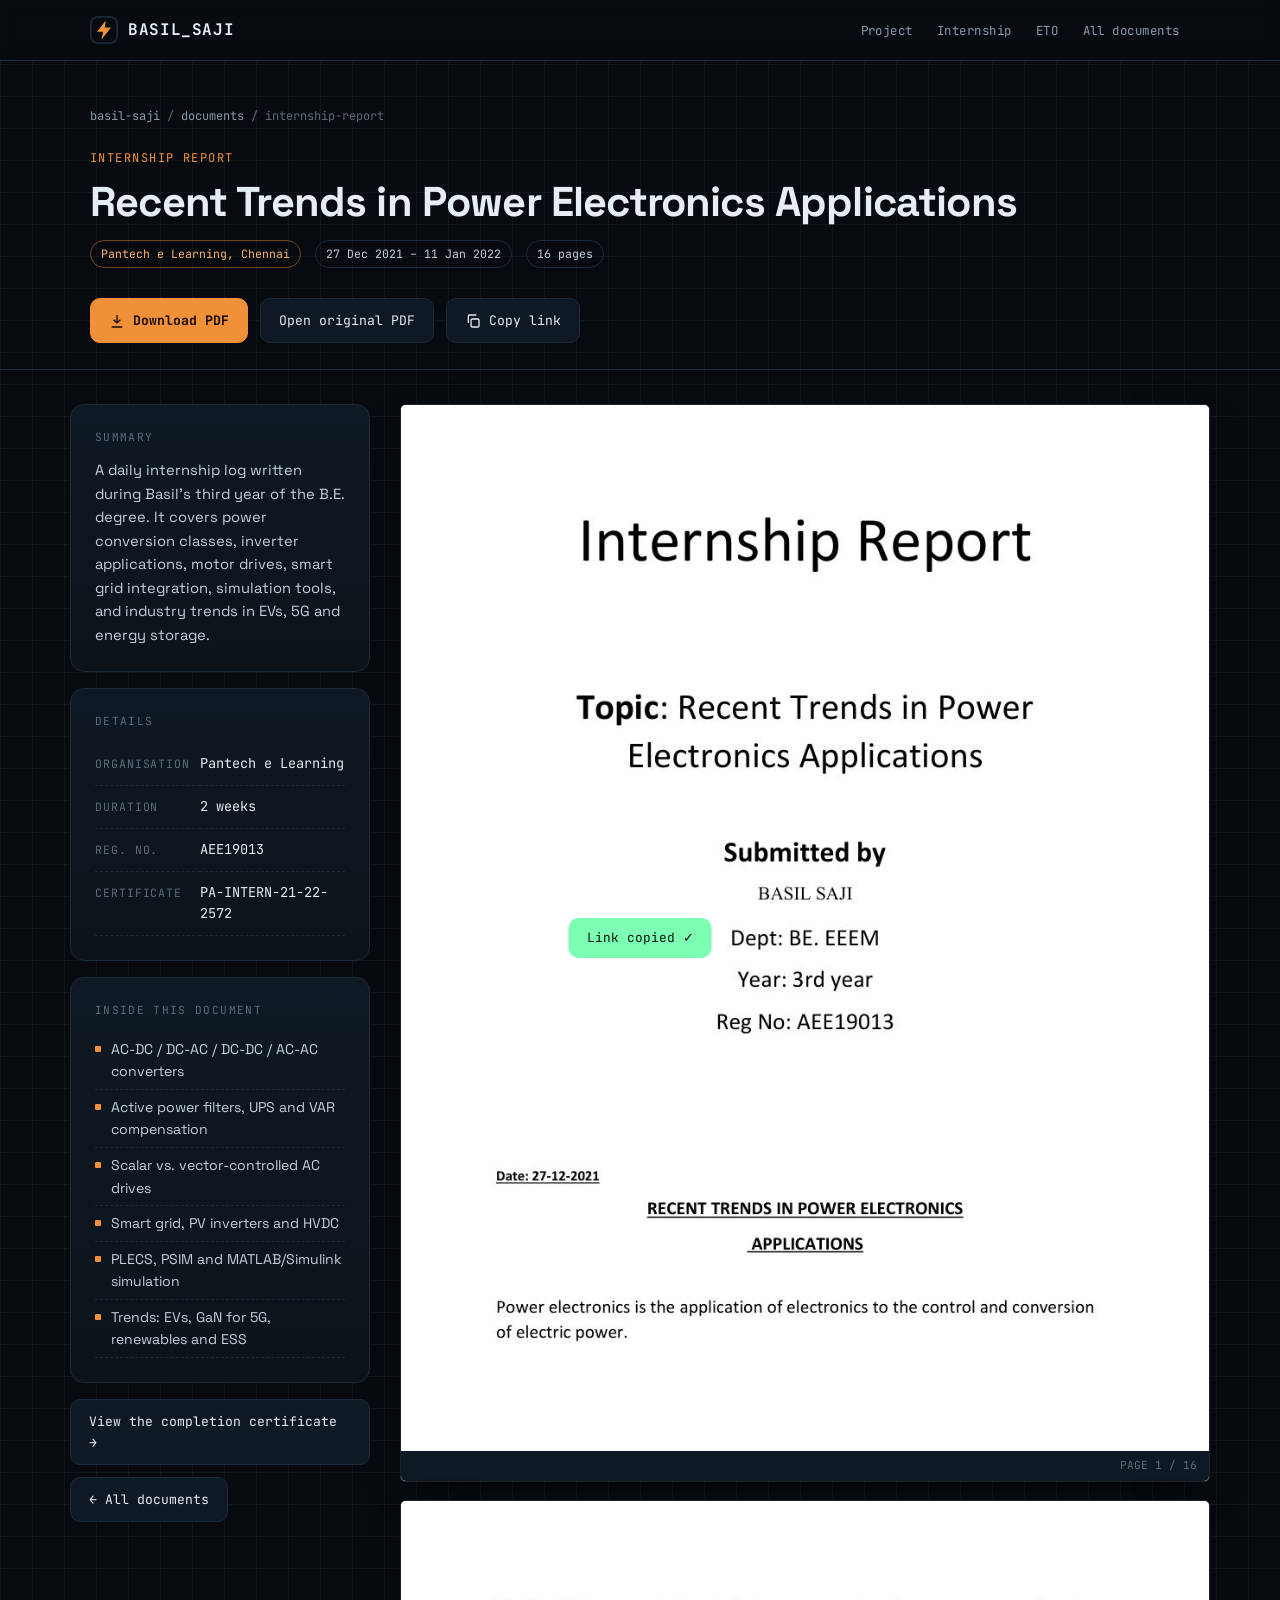
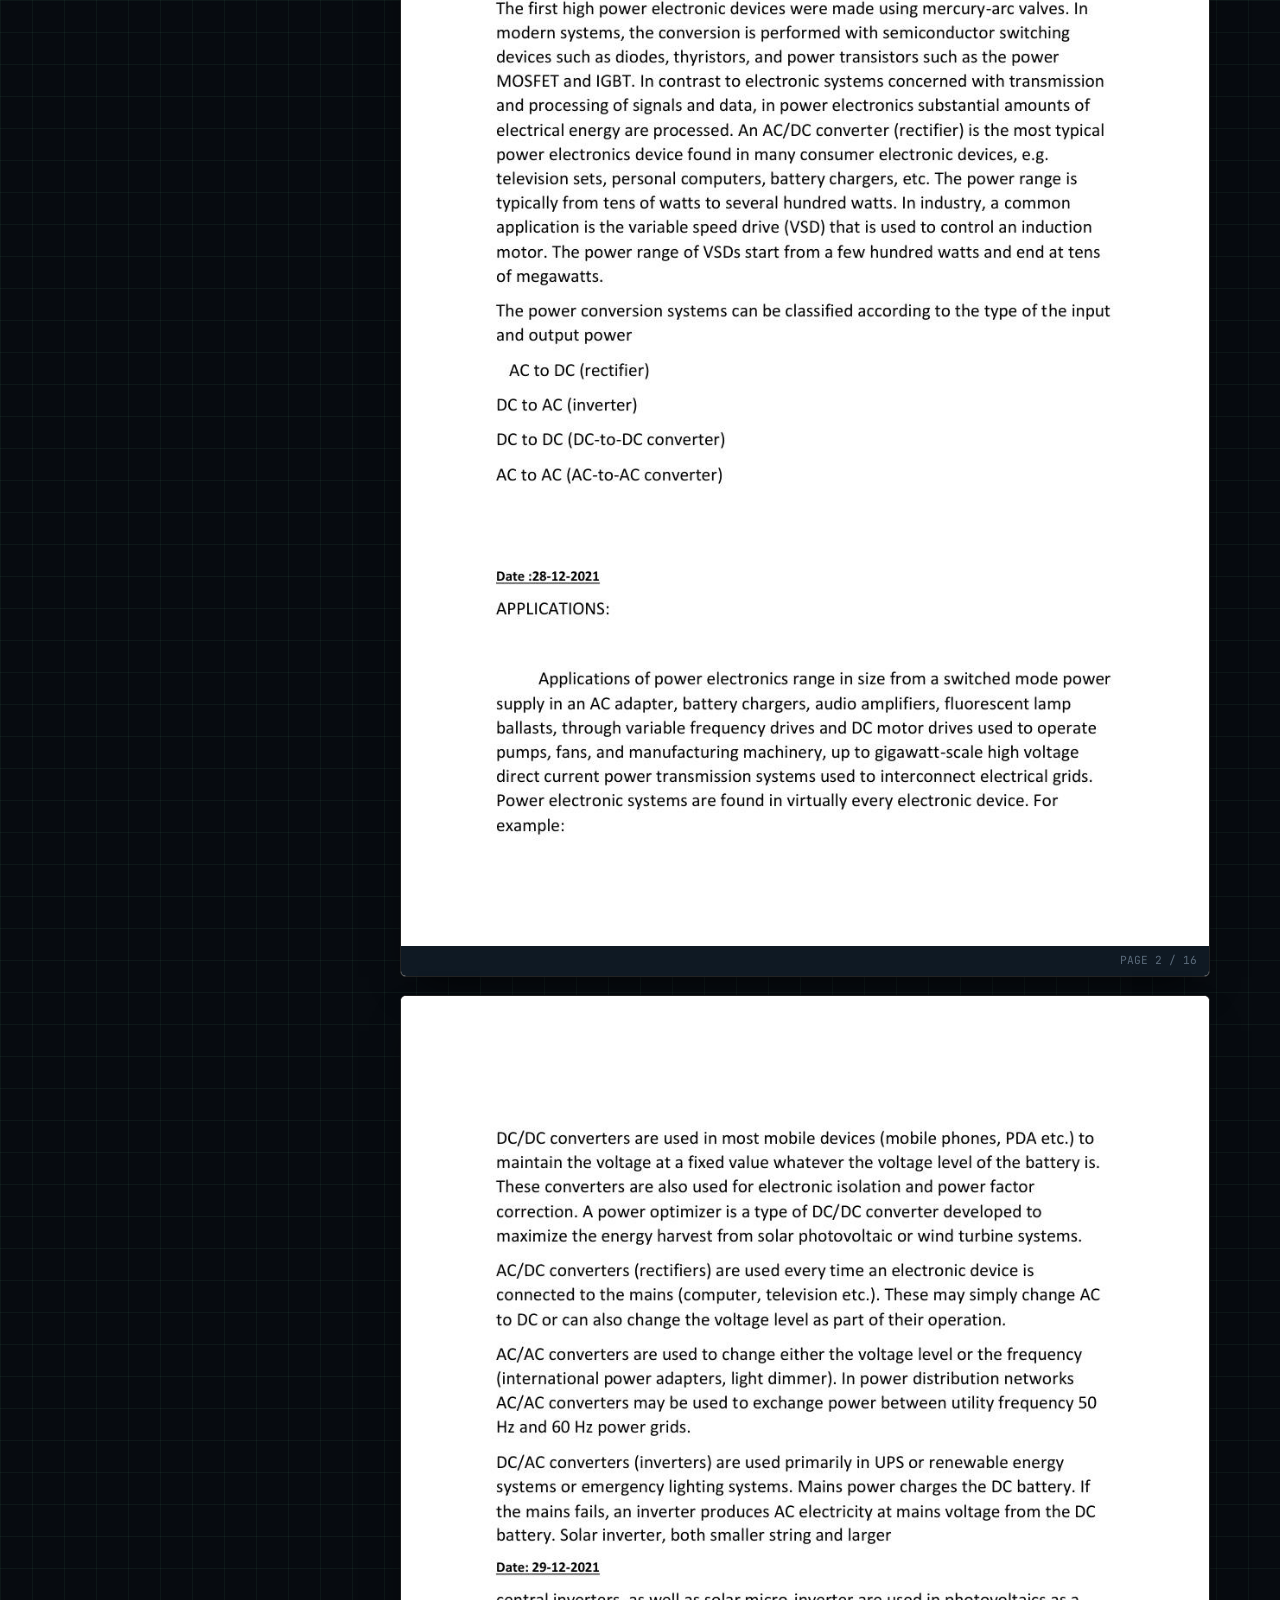
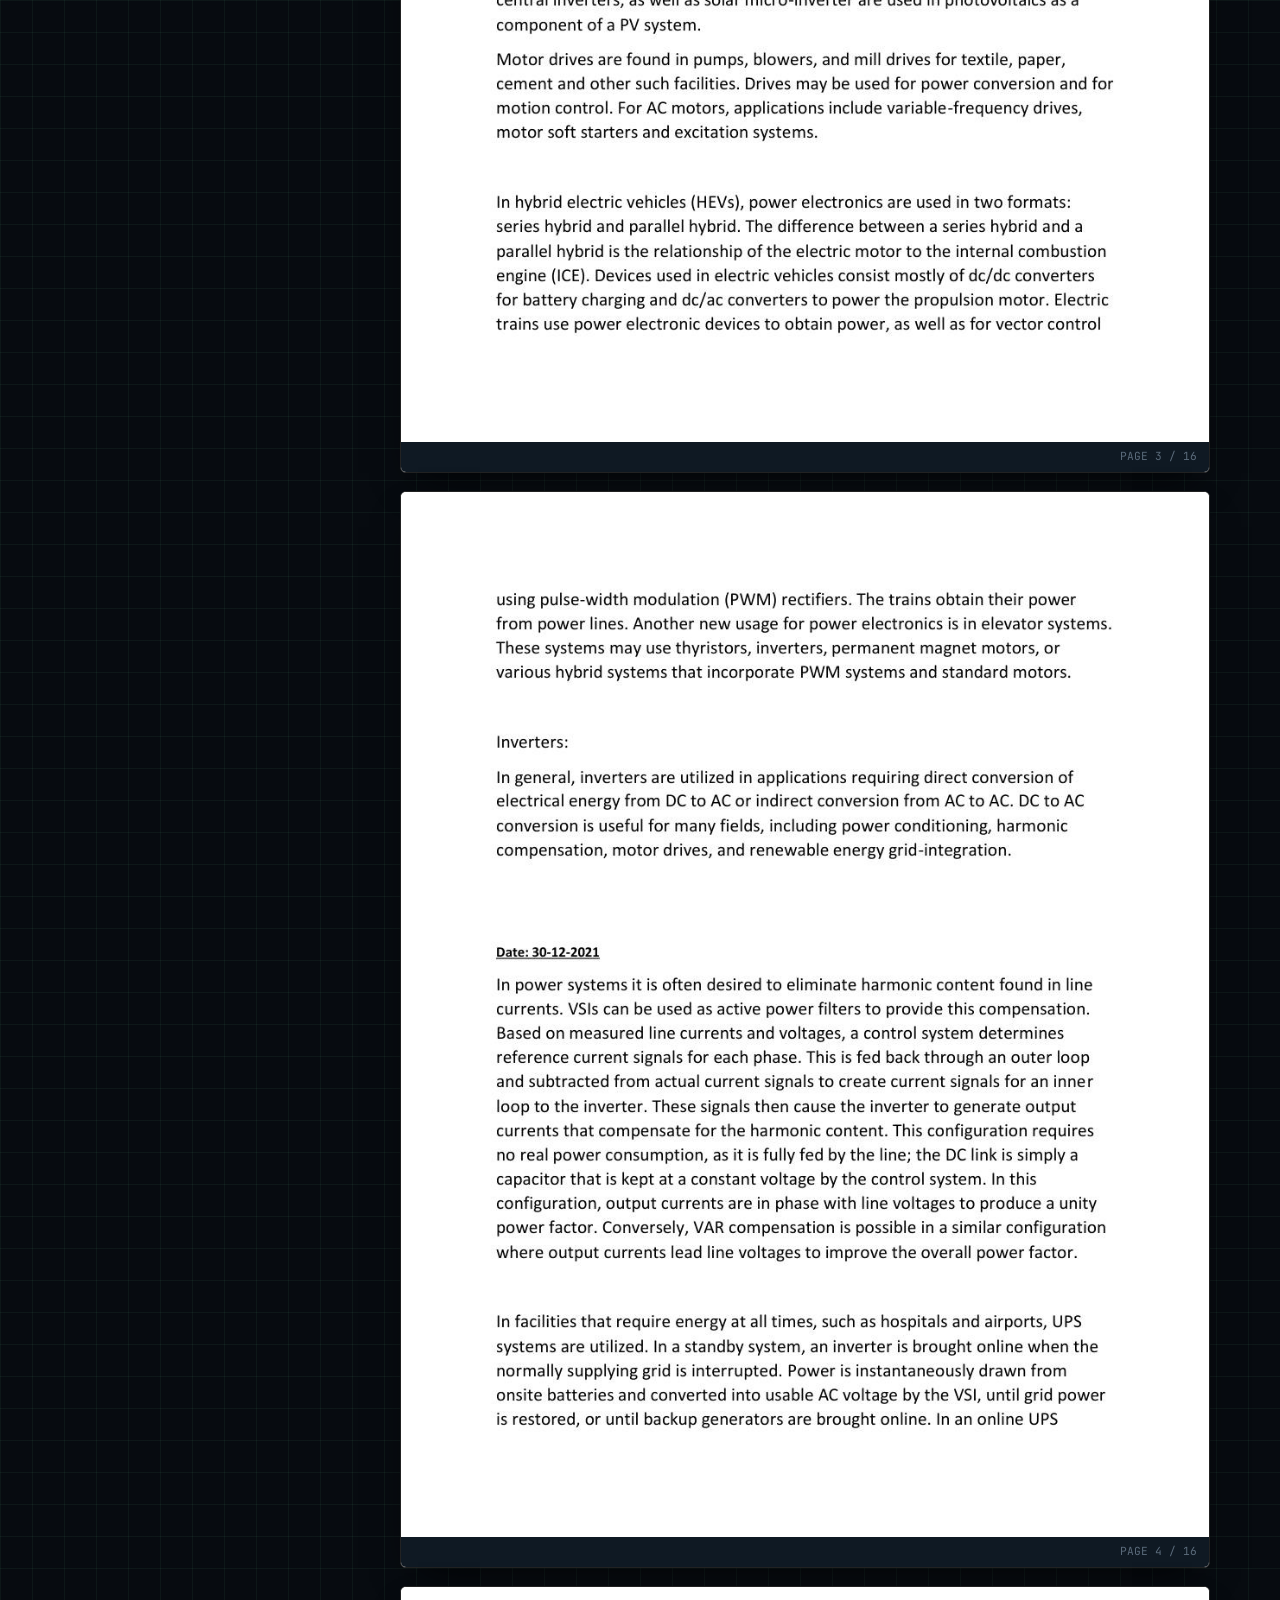
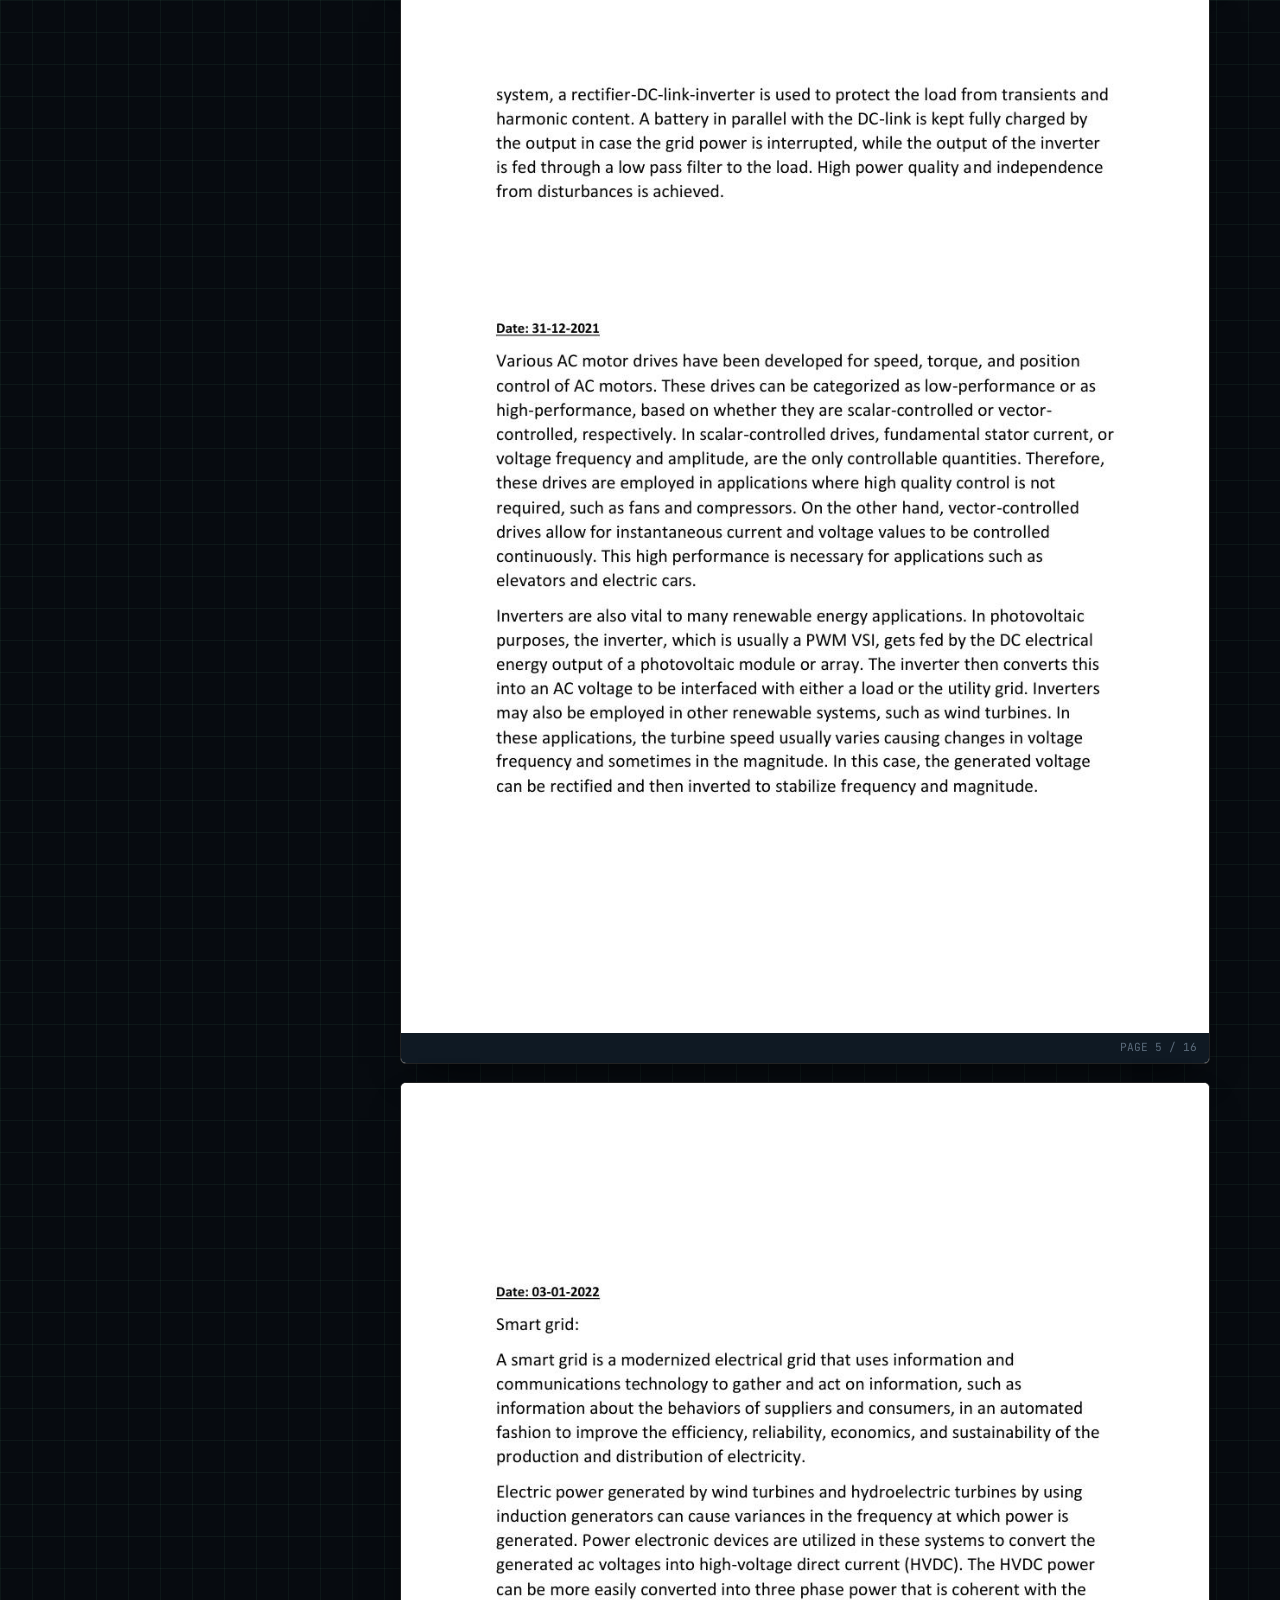
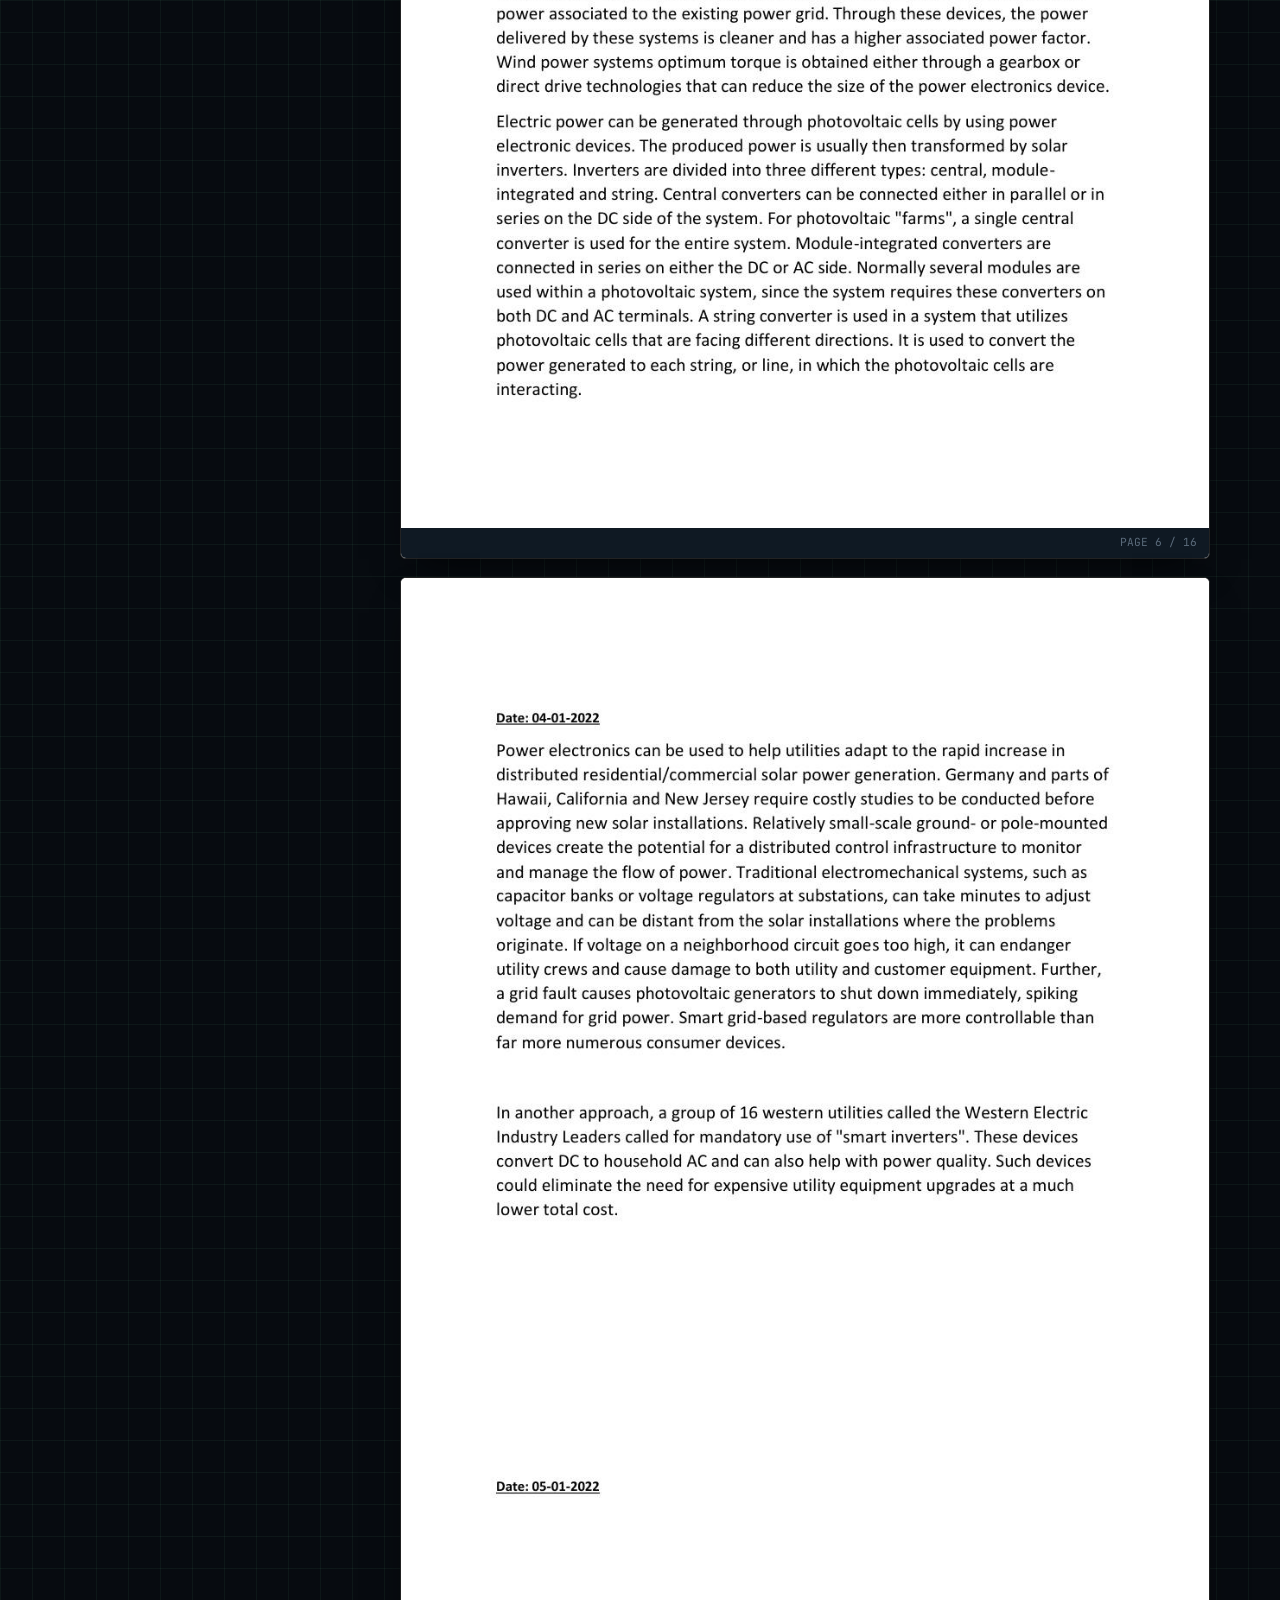
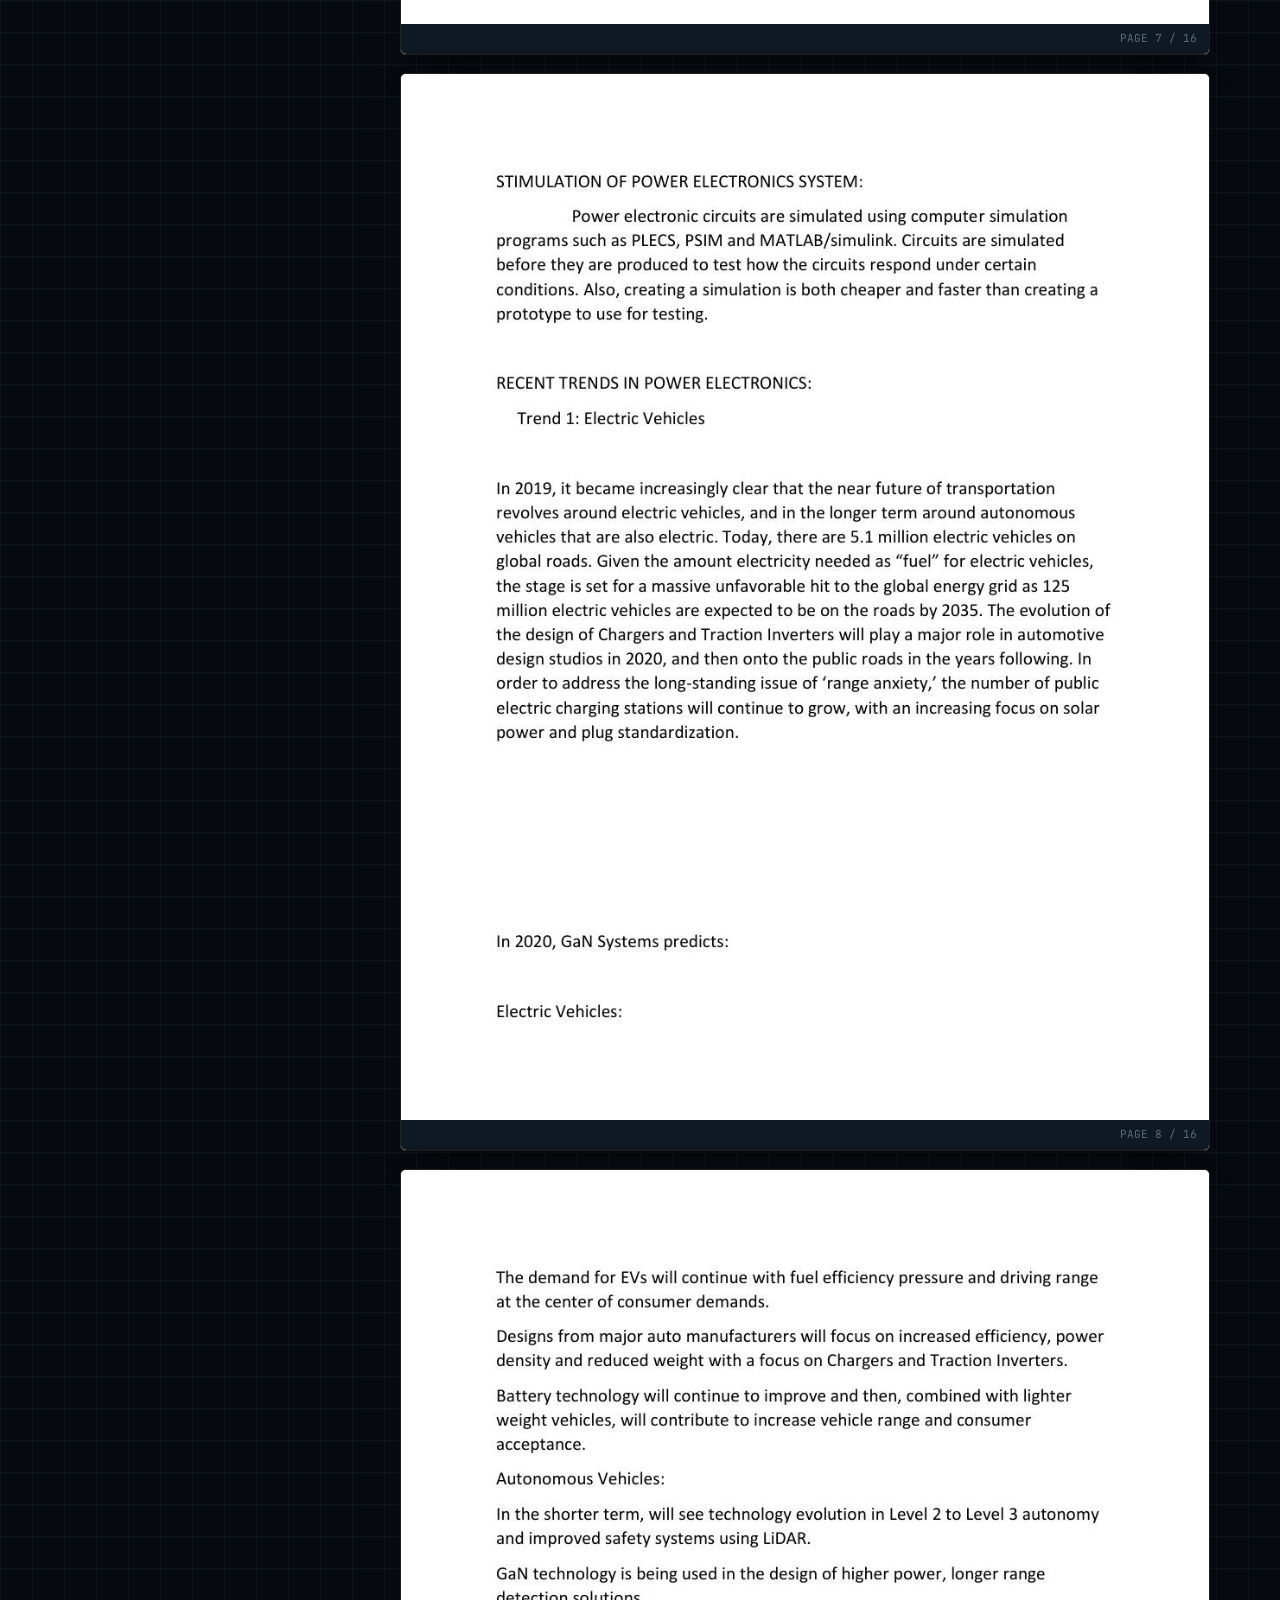
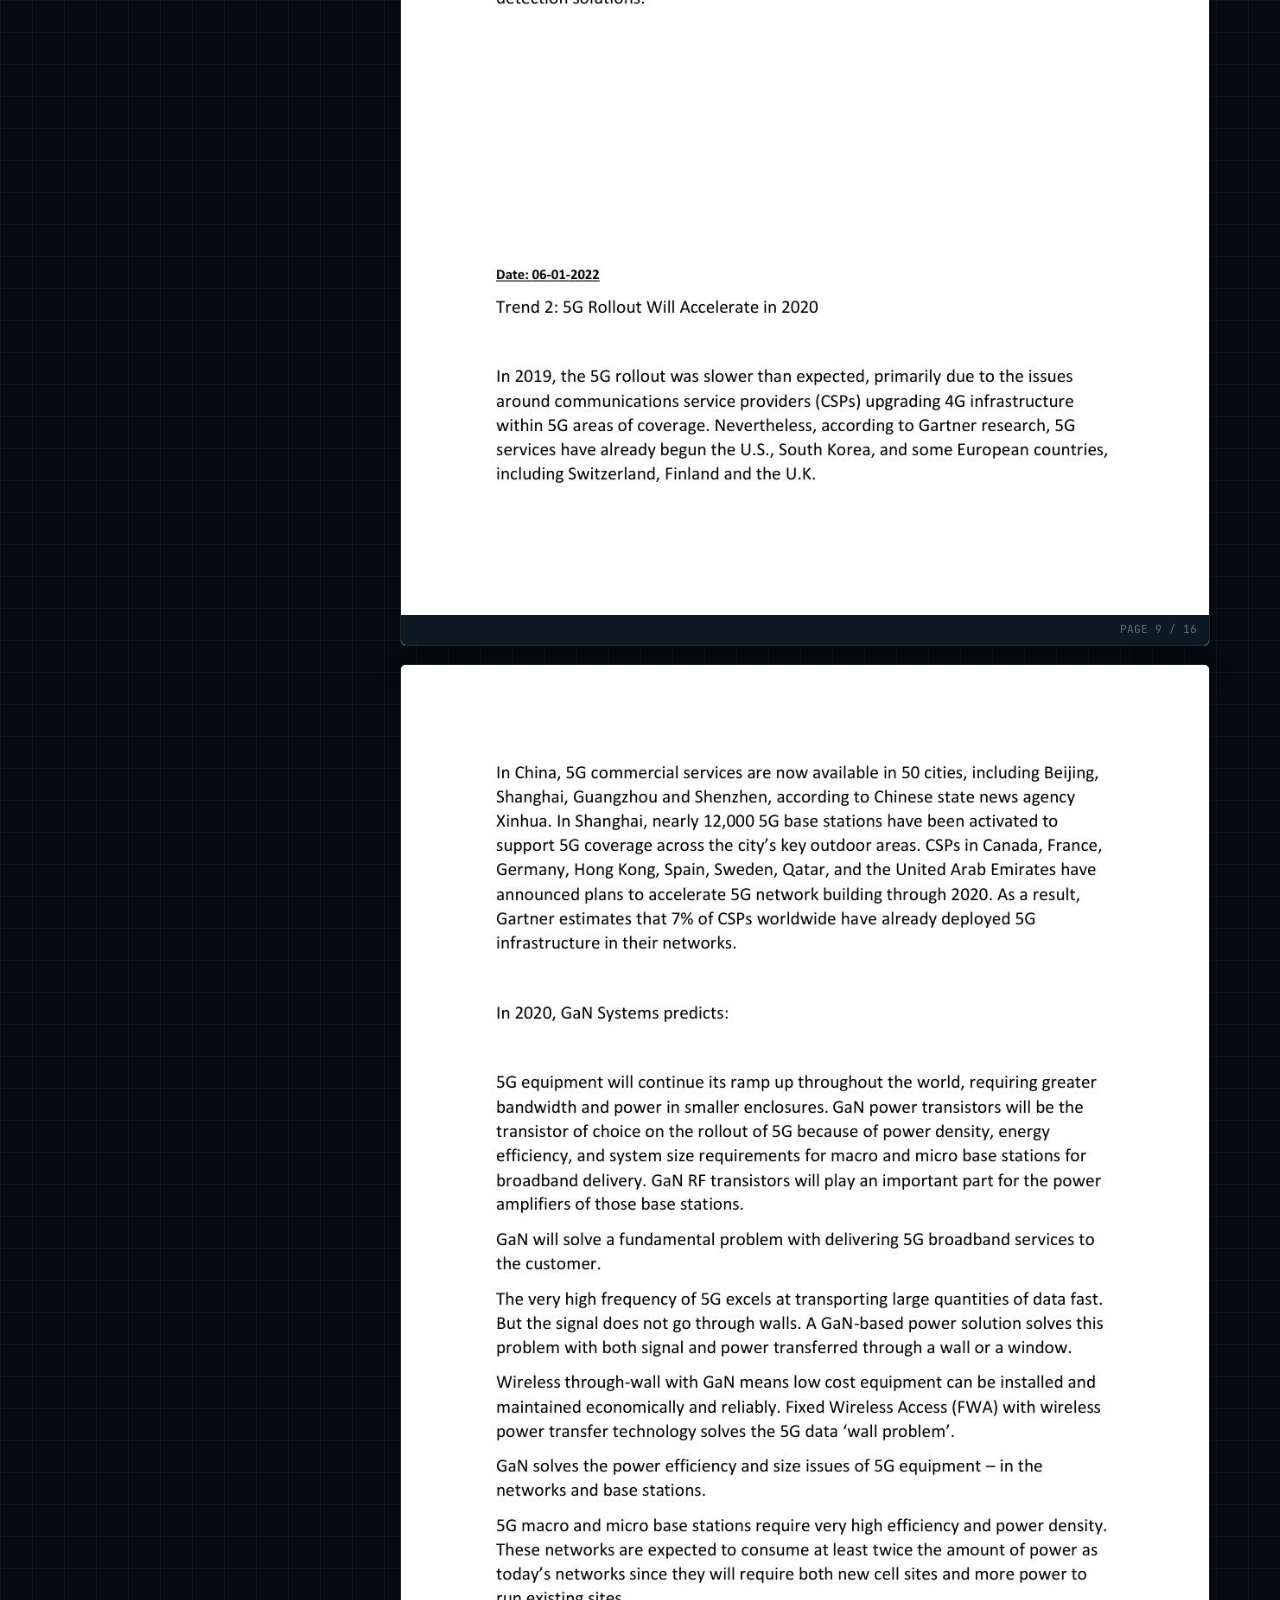
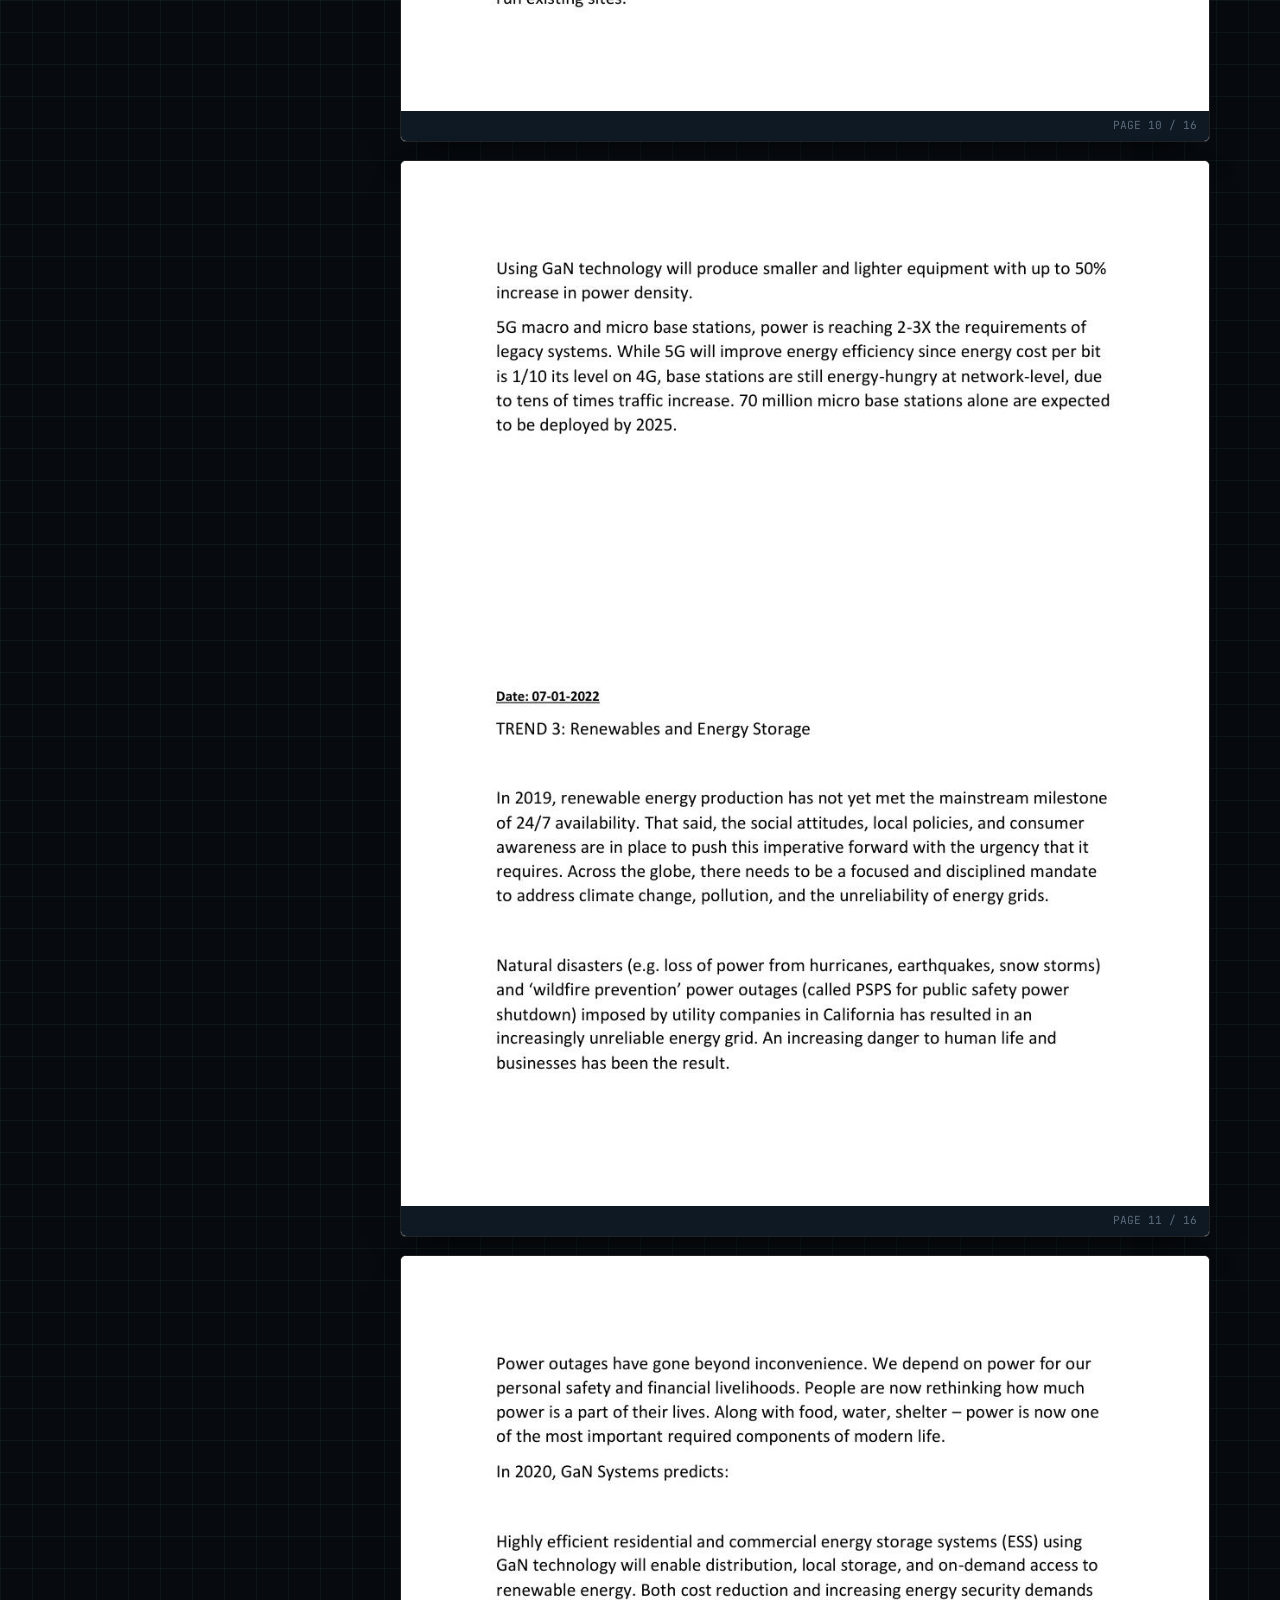
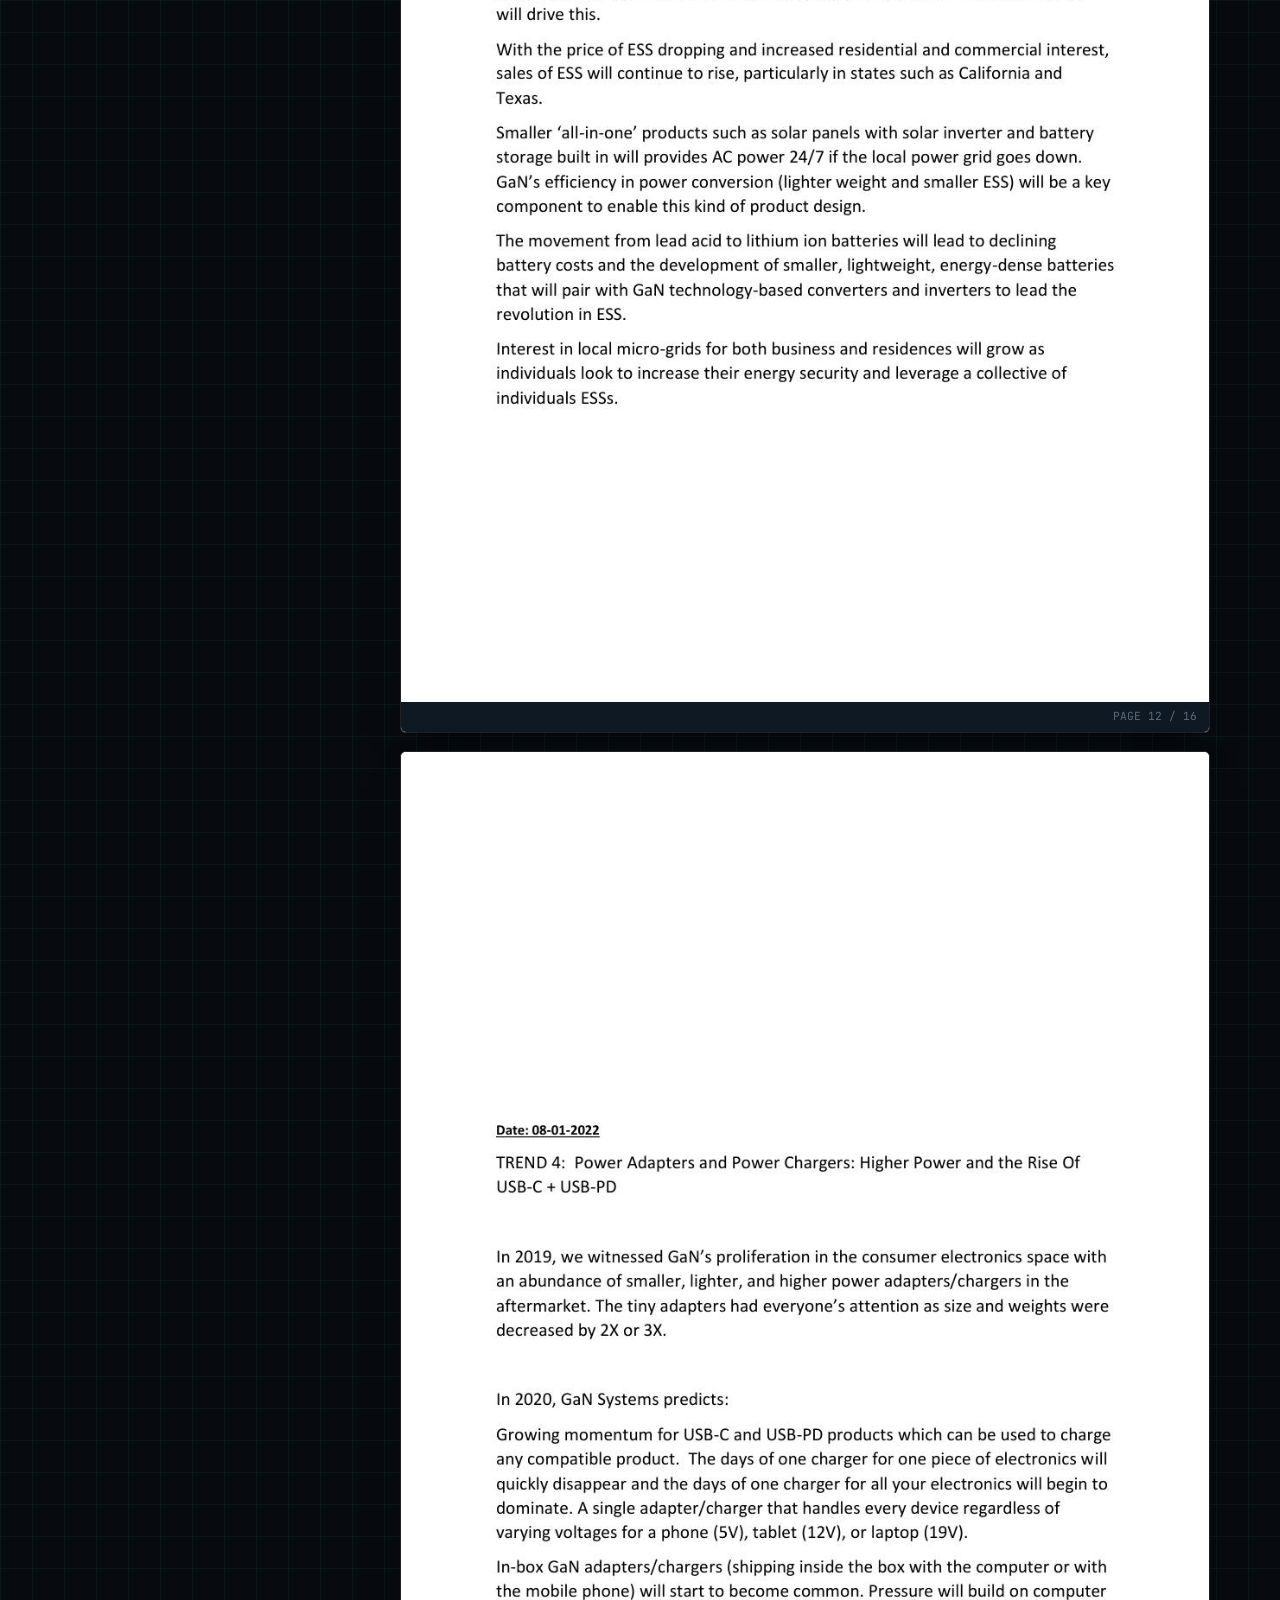
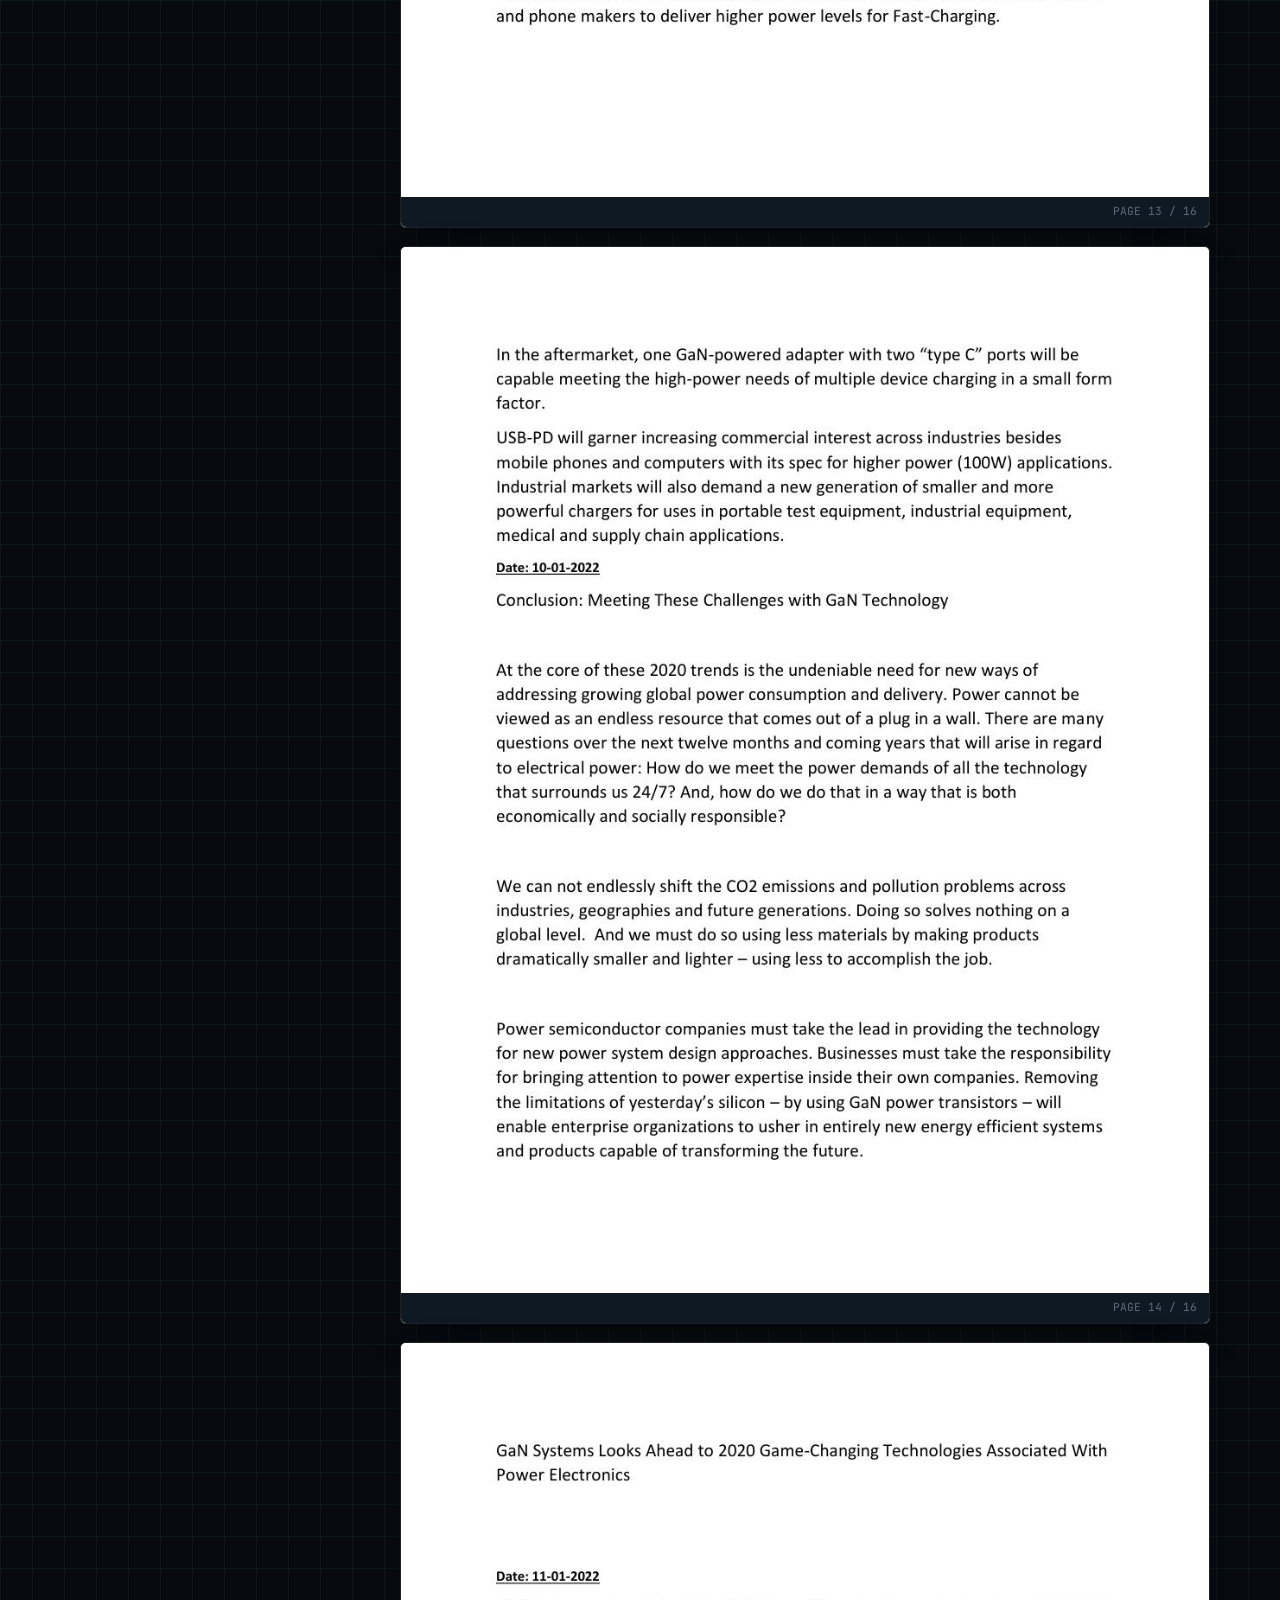
<file: reports/internship-report/index.html>
<!doctype html>
<html lang="en"><head>
<meta charset="utf-8"><meta name="viewport" content="width=device-width,initial-scale=1">
<title>Recent Trends in Power Electronics Applications | Basil Saji</title>
<meta name="description" content="A daily internship log written during Basil&#x27;s third year of the B.E. degree. It covers power conversion classes, inverter applications, motor drives, smart">
<meta property="og:title" content="Recent Trends in Power Electronics Applications | Basil Saji"><meta property="og:description" content="A daily internship log written during Basil&#x27;s third year of the B.E. degree. It covers power conversion classes, inverter applications, motor drives, smart">
<meta property="og:image" content="../../assets/pages/internship-report-power-electronics-01.jpg"><meta name="theme-color" content="#070b10">
<link rel="icon" href="data:image/svg+xml,%3Csvg xmlns='http://www.w3.org/2000/svg' viewBox='0 0 32 32'%3E%3Crect width='32' height='32' rx='8' fill='%23070b10'/%3E%3Cpath d='M18 4 8 18h7l-2 10 11-15h-7z' fill='%23f0913a'/%3E%3C/svg%3E">
<link rel="preconnect" href="https://fonts.googleapis.com"><link rel="preconnect" href="https://fonts.gstatic.com" crossorigin>
<link href="https://fonts.googleapis.com/css2?family=JetBrains+Mono:wght@400;500;700&family=Space+Grotesk:wght@400;500;700&display=swap" rel="stylesheet">
<link rel="stylesheet" href="../../assets/site.css">
</head><body>
<nav class="nav"><div class="wrap">
  <a class="logo" href="../../"><svg viewBox="0 0 32 32" aria-hidden="true"><rect x="1" y="1" width="30" height="30" rx="8" fill="none" stroke="#1c2a38" stroke-width="2"/><path d="M18 5 8 18h7l-2 9 11-14h-7z" fill="#f0913a"/></svg>BASIL_SAJI</a>
  <ul><li><a href="../../#project">Project</a></li><li><a href="../../#internship">Internship</a></li><li><a href="../../#eto">ETO</a></li><li><a href="../../#documents">All documents</a></li></ul>
</div></nav>

<header class="rp-head"><div class="wrap">
  <div class="crumb"><a href="../../">basil-saji</a> / <a href="../../#documents">documents</a> / internship-report</div>
  <span class="kind mono" style="color:var(--copper);font-size:.75rem;letter-spacing:.12em;text-transform:uppercase">Internship report</span>
  <h1>Recent Trends in Power Electronics Applications</h1>
  <div class="rp-meta"><span class="chip c">Pantech e Learning, Chennai</span><span class="chip">27 Dec 2021 – 11 Jan 2022</span><span class="chip">16 pages</span></div>
  <div class="btns">
    <a class="btn primary" href="../../assets/docs/internship-report-power-electronics.pdf" download>
      <svg viewBox="0 0 24 24" fill="none" stroke="currentColor" stroke-width="2"><path d="M12 3v12m0 0 5-5m-5 5-5-5M4 21h16"/></svg>Download PDF</a>
    <a class="btn" href="../../assets/docs/internship-report-power-electronics.pdf" target="_blank" rel="noopener">Open original PDF</a>
    <button class="btn" data-copy>
      <svg viewBox="0 0 24 24" fill="none" stroke="currentColor" stroke-width="2"><rect x="9" y="9" width="12" height="12" rx="2"/><path d="M5 15V5a2 2 0 0 1 2-2h10"/></svg>Copy link</button>
  </div>
</div></header>
<main class="wrap rp-body">
  <aside class="rp-side">
    <div class="card"><div class="label">Summary</div><p style="color:#c4d0db;font-size:.92rem">A daily internship log written during Basil&#x27;s third year of the B.E. degree. It covers power conversion classes, inverter applications, motor drives, smart grid integration, simulation tools, and industry trends in EVs, 5G and energy storage.</p></div>
    <div class="card"><div class="label">Details</div><table class="ds-table"><tr><td>Organisation</td><td>Pantech e Learning</td></tr><tr><td>Duration</td><td>2 weeks</td></tr><tr><td>Reg. No.</td><td>AEE19013</td></tr><tr><td>Certificate</td><td>PA-INTERN-21-22-2572</td></tr></table></div>
    <div class="card"><div class="label">Inside this document</div><ul><li>AC-DC / DC-AC / DC-DC / AC-AC converters</li><li>Active power filters, UPS and VAR compensation</li><li>Scalar vs. vector-controlled AC drives</li><li>Smart grid, PV inverters and HVDC</li><li>PLECS, PSIM and MATLAB/Simulink simulation</li><li>Trends: EVs, GaN for 5G, renewables and ESS</li></ul></div>
    <div class="btns"><a class="btn" href="../internship-certificate/">View the completion certificate →</a><a class="btn" href="../../#documents">← All documents</a></div>
  </aside>
  <div class="pages">
<figure><img src="../../assets/pages/internship-report-power-electronics-01.jpg" alt="Recent Trends in Power Electronics Applications, page 1" loading="eager"><figcaption>PAGE 1 / 16</figcaption></figure>
<figure><img src="../../assets/pages/internship-report-power-electronics-02.jpg" alt="Recent Trends in Power Electronics Applications, page 2" loading="eager"><figcaption>PAGE 2 / 16</figcaption></figure>
<figure><img src="../../assets/pages/internship-report-power-electronics-03.jpg" alt="Recent Trends in Power Electronics Applications, page 3" loading="lazy"><figcaption>PAGE 3 / 16</figcaption></figure>
<figure><img src="../../assets/pages/internship-report-power-electronics-04.jpg" alt="Recent Trends in Power Electronics Applications, page 4" loading="lazy"><figcaption>PAGE 4 / 16</figcaption></figure>
<figure><img src="../../assets/pages/internship-report-power-electronics-05.jpg" alt="Recent Trends in Power Electronics Applications, page 5" loading="lazy"><figcaption>PAGE 5 / 16</figcaption></figure>
<figure><img src="../../assets/pages/internship-report-power-electronics-06.jpg" alt="Recent Trends in Power Electronics Applications, page 6" loading="lazy"><figcaption>PAGE 6 / 16</figcaption></figure>
<figure><img src="../../assets/pages/internship-report-power-electronics-07.jpg" alt="Recent Trends in Power Electronics Applications, page 7" loading="lazy"><figcaption>PAGE 7 / 16</figcaption></figure>
<figure><img src="../../assets/pages/internship-report-power-electronics-08.jpg" alt="Recent Trends in Power Electronics Applications, page 8" loading="lazy"><figcaption>PAGE 8 / 16</figcaption></figure>
<figure><img src="../../assets/pages/internship-report-power-electronics-09.jpg" alt="Recent Trends in Power Electronics Applications, page 9" loading="lazy"><figcaption>PAGE 9 / 16</figcaption></figure>
<figure><img src="../../assets/pages/internship-report-power-electronics-10.jpg" alt="Recent Trends in Power Electronics Applications, page 10" loading="lazy"><figcaption>PAGE 10 / 16</figcaption></figure>
<figure><img src="../../assets/pages/internship-report-power-electronics-11.jpg" alt="Recent Trends in Power Electronics Applications, page 11" loading="lazy"><figcaption>PAGE 11 / 16</figcaption></figure>
<figure><img src="../../assets/pages/internship-report-power-electronics-12.jpg" alt="Recent Trends in Power Electronics Applications, page 12" loading="lazy"><figcaption>PAGE 12 / 16</figcaption></figure>
<figure><img src="../../assets/pages/internship-report-power-electronics-13.jpg" alt="Recent Trends in Power Electronics Applications, page 13" loading="lazy"><figcaption>PAGE 13 / 16</figcaption></figure>
<figure><img src="../../assets/pages/internship-report-power-electronics-14.jpg" alt="Recent Trends in Power Electronics Applications, page 14" loading="lazy"><figcaption>PAGE 14 / 16</figcaption></figure>
<figure><img src="../../assets/pages/internship-report-power-electronics-15.jpg" alt="Recent Trends in Power Electronics Applications, page 15" loading="lazy"><figcaption>PAGE 15 / 16</figcaption></figure>
<figure><img src="../../assets/pages/internship-report-power-electronics-16.jpg" alt="Recent Trends in Power Electronics Applications, page 16" loading="lazy"><figcaption>PAGE 16 / 16</figcaption></figure>
  </div>
</main>
<footer><div class="wrap"><span>© Basil Saji · Electrical &amp; Electronics Engineer (Marine)</span><a href="../../" style="text-decoration:none">← Back to portfolio</a></div></footer>
<div class="toast">Link copied ✓</div>
<script src="../../assets/site.js"></script>
</body></html>
</file>
<file: assets/site.css>
/* Basil Saji — portfolio. Theme: oscilloscope / schematic. */
:root{
  --bg:#070b10; --bg2:#0c131b; --panel:#0f1923; --line:#1c2a38; --grid:rgba(124,255,178,.05);
  --ink:#e6edf3; --muted:#8a9bab; --dim:#5b6b7b;
  --copper:#f0913a; --copper2:#ffb36b; --volt:#7cffb2; --cyan:#4fd6ff; --red:#ff5d6c;
  --radius:14px; --max:1140px;
  --mono:"JetBrains Mono",ui-monospace,Consolas,monospace;
  --sans:"Space Grotesk",system-ui,-apple-system,Segoe UI,sans-serif;
  color-scheme:dark;
}
*{box-sizing:border-box;margin:0;padding:0}
html{scroll-behavior:smooth}
body{background:var(--bg);color:var(--ink);font-family:var(--sans);line-height:1.6;overflow-x:hidden;
  background-image:linear-gradient(var(--grid) 1px,transparent 1px),linear-gradient(90deg,var(--grid) 1px,transparent 1px);
  background-size:32px 32px}
a{color:inherit}
img{max-width:100%;display:block}
.wrap{max-width:var(--max);margin:0 auto;padding:0 20px}
.mono{font-family:var(--mono)}
::selection{background:var(--copper);color:#000}

/* nav */
.nav{position:sticky;top:0;z-index:50;background:rgba(7,11,16,.82);backdrop-filter:blur(10px);border-bottom:1px solid var(--line)}
.nav .wrap{display:flex;align-items:center;gap:20px;height:60px}
.logo{display:flex;align-items:center;gap:10px;text-decoration:none;font-family:var(--mono);font-weight:700;letter-spacing:.04em}
.logo svg{width:28px;height:28px}
.nav ul{display:flex;gap:4px;list-style:none;margin-left:auto}
.nav ul a{font-family:var(--mono);font-size:.78rem;text-decoration:none;color:var(--muted);padding:6px 10px;border-radius:8px;letter-spacing:.04em}
.nav ul a:hover{color:var(--volt);background:rgba(124,255,178,.07)}
@media(max-width:820px){.nav ul{display:none}}

/* hero */
.hero{position:relative;padding:72px 0 40px;overflow:hidden}
.hero-grid{display:grid;grid-template-columns:1.05fr .95fr;gap:40px;align-items:center}
@media(max-width:900px){.hero-grid{grid-template-columns:1fr}}
.tag{display:inline-flex;align-items:center;gap:8px;font-family:var(--mono);font-size:.75rem;color:var(--volt);border:1px solid rgba(124,255,178,.3);padding:5px 12px;border-radius:999px;letter-spacing:.06em}
.tag i{width:7px;height:7px;border-radius:50%;background:var(--volt);box-shadow:0 0 10px var(--volt);animation:blink 1.6s infinite}
@keyframes blink{50%{opacity:.25}}
.hero h1{font-size:clamp(2.8rem,7vw,5.2rem);line-height:.98;margin:22px 0 14px;letter-spacing:-.03em}
.hero h1 span{color:transparent;-webkit-text-stroke:1.5px var(--copper)}
.hero .role{font-family:var(--mono);color:var(--muted);font-size:.95rem}
.hero .role b{color:var(--copper2);font-weight:500}
.hero p.lead{margin:22px 0 28px;color:#c4d0db;max-width:520px;font-size:1.05rem}
.btns{display:flex;flex-wrap:wrap;gap:12px}
.btn{display:inline-flex;align-items:center;gap:8px;font-family:var(--mono);font-size:.82rem;text-decoration:none;padding:11px 18px;border-radius:10px;border:1px solid var(--line);background:var(--panel);transition:.2s;cursor:pointer;color:var(--ink)}
.btn:hover{border-color:var(--copper);color:var(--copper2);transform:translateY(-1px)}
.btn.primary{background:var(--copper);color:#140a00;border-color:var(--copper);font-weight:700}
.btn.primary:hover{background:var(--copper2);color:#140a00}
.btn svg{width:16px;height:16px}

/* scope */
.scope{background:#050a07;border:1px solid #1d3a2a;border-radius:18px;padding:14px;box-shadow:0 0 0 6px #0b1410,0 30px 80px -30px rgba(124,255,178,.25)}
.scope-top{display:flex;justify-content:space-between;font-family:var(--mono);font-size:.68rem;color:#5fbf8a;padding:0 4px 10px}
.scope canvas{width:100%;height:260px;display:block;border-radius:8px;background:
  linear-gradient(rgba(124,255,178,.08) 1px,transparent 1px) 0 0/10% 12.5%,
  linear-gradient(90deg,rgba(124,255,178,.08) 1px,transparent 1px) 0 0/10% 12.5%,#03130a}
.scope-meta{display:grid;grid-template-columns:repeat(3,1fr);gap:8px;margin-top:10px}
.scope-meta div{font-family:var(--mono);font-size:.68rem;color:#5fbf8a;background:#07140d;border:1px solid #143021;border-radius:8px;padding:6px 8px}
.scope-meta b{display:block;color:var(--volt);font-size:.85rem;font-weight:500}

/* section */
section{padding:84px 0;position:relative}
.sec-head{display:flex;align-items:baseline;gap:16px;margin-bottom:36px;flex-wrap:wrap}
.sec-head .idx{font-family:var(--mono);color:var(--copper);font-size:.85rem}
.sec-head h2{font-size:clamp(1.8rem,3.6vw,2.6rem);letter-spacing:-.02em}
.sec-head .rule{flex:1;height:1px;background:linear-gradient(90deg,var(--line),transparent);min-width:60px}
.sub{color:var(--muted);max-width:640px;margin:-20px 0 34px}

.card{background:linear-gradient(180deg,var(--panel),var(--bg2));border:1px solid var(--line);border-radius:var(--radius);padding:24px;position:relative}
.card.hl{border-color:rgba(240,145,58,.4)}
.grid{display:grid;gap:18px}
.g2{grid-template-columns:repeat(2,1fr)} .g3{grid-template-columns:repeat(3,1fr)} .g4{grid-template-columns:repeat(4,1fr)}
@media(max-width:900px){.g3,.g4{grid-template-columns:repeat(2,1fr)}}
@media(max-width:640px){.g2,.g3,.g4{grid-template-columns:1fr}}

/* datasheet */
.ds{display:grid;grid-template-columns:1.2fr 1fr;gap:18px}
@media(max-width:900px){.ds{grid-template-columns:1fr}}
.ds-table{width:100%;border-collapse:collapse;font-family:var(--mono);font-size:.85rem}
.ds-table td{padding:10px 0;border-bottom:1px dashed var(--line);vertical-align:top}
.ds-table td:first-child{color:var(--dim);width:42%;text-transform:uppercase;font-size:.72rem;letter-spacing:.08em;padding-top:12px}
.chip{display:inline-block;font-family:var(--mono);font-size:.72rem;padding:4px 10px;border-radius:999px;border:1px solid var(--line);color:#c4d0db;margin:0 6px 8px 0}
.chip.c{border-color:rgba(240,145,58,.45);color:var(--copper2)}
.chip.g{border-color:rgba(124,255,178,.35);color:var(--volt)}
.label{font-family:var(--mono);font-size:.7rem;color:var(--dim);letter-spacing:.12em;text-transform:uppercase;margin-bottom:12px}

/* timeline as circuit trace */
.trace{position:relative;padding-left:38px}
.trace:before{content:"";position:absolute;left:11px;top:6px;bottom:6px;width:2px;background:linear-gradient(var(--copper),var(--cyan));border-radius:2px}
.node{position:relative;margin-bottom:22px}
.node:before{content:"";position:absolute;left:-33px;top:22px;width:14px;height:14px;border-radius:50%;background:var(--bg);border:2px solid var(--copper);box-shadow:0 0 0 4px var(--bg)}
.node .yr{font-family:var(--mono);font-size:.75rem;color:var(--copper)}
.node h3{font-size:1.15rem;margin:2px 0}
.node p{color:var(--muted);font-size:.92rem}
.node .card{padding:18px 20px}

/* project */
.proj-hero{display:grid;grid-template-columns:1.1fr .9fr;gap:24px;align-items:start}
@media(max-width:900px){.proj-hero{grid-template-columns:1fr}}
.proj-hero h3{font-size:1.6rem;line-height:1.2;margin-bottom:10px}
.kv{display:grid;grid-template-columns:repeat(3,1fr);gap:10px;margin:18px 0}
.kv div{background:#0a121a;border:1px solid var(--line);border-radius:10px;padding:10px 12px}
.kv b{display:block;font-family:var(--mono);font-size:1.25rem;color:var(--copper2);font-weight:500}
.kv span{font-size:.72rem;color:var(--dim);font-family:var(--mono);text-transform:uppercase;letter-spacing:.06em}
.schem{width:100%;height:auto}
.gallery{display:grid;grid-template-columns:repeat(3,1fr);gap:14px;margin-top:22px}
@media(max-width:780px){.gallery{grid-template-columns:repeat(2,1fr)}}
.gallery figure{background:var(--panel);border:1px solid var(--line);border-radius:12px;overflow:hidden;cursor:zoom-in;transition:.2s}
.gallery figure:hover{border-color:var(--copper);transform:translateY(-2px)}
.gallery img{width:100%;aspect-ratio:4/3;object-fit:cover;background:#fff}
.gallery figcaption{font-family:var(--mono);font-size:.72rem;color:var(--muted);padding:9px 12px}

/* PWM lab */
.lab{margin-top:22px}
.lab canvas{width:100%;height:300px;display:block;background:#03100a;border-radius:10px;border:1px solid #143021}
.lab-ctrl{display:flex;flex-wrap:wrap;gap:20px;align-items:center;margin-top:14px;font-family:var(--mono);font-size:.8rem;color:var(--muted)}
.lab-ctrl input[type=range]{accent-color:var(--copper);width:200px}
.lab-ctrl b{color:var(--volt);font-weight:500}
.legend{display:flex;gap:14px;flex-wrap:wrap}
.legend span{display:inline-flex;align-items:center;gap:6px}
.legend i{width:14px;height:3px;border-radius:2px;display:inline-block}

/* competency meters */
.meter{margin-bottom:14px}
.meter-top{display:flex;justify-content:space-between;font-size:.86rem;gap:10px}
.meter-top span:last-child{font-family:var(--mono);color:var(--dim);font-size:.75rem;white-space:nowrap}
.bar{height:6px;background:#0a121a;border-radius:4px;margin-top:6px;overflow:hidden;display:flex}
.bar .t{background:var(--copper)} .bar .p{background:var(--cyan)}
.grade{display:inline-grid;place-items:center;width:20px;height:20px;border-radius:5px;font-family:var(--mono);font-size:.7rem;margin-left:6px;background:rgba(124,255,178,.12);color:var(--volt)}
.grade.b{background:rgba(79,214,255,.12);color:var(--cyan)}

/* certs */
.cert{display:flex;gap:14px;align-items:flex-start}
.cert .ic{flex:none;width:44px;height:44px;border-radius:10px;display:grid;place-items:center;background:rgba(240,145,58,.1);border:1px solid rgba(240,145,58,.35);color:var(--copper2)}
.cert .ic svg{width:22px;height:22px}
.cert h4{font-size:.98rem;line-height:1.3}
.cert p{font-family:var(--mono);font-size:.72rem;color:var(--dim);margin-top:4px}

/* docs library */
.doc{display:flex;flex-direction:column;text-decoration:none;overflow:hidden;padding:0;transition:.25s}
.doc:hover{border-color:var(--copper);transform:translateY(-3px);box-shadow:0 20px 40px -20px rgba(240,145,58,.35)}
.doc .thumb{height:190px;background:#e9e6df;overflow:hidden;position:relative}
.doc .thumb img{width:100%;height:100%;object-fit:cover;object-position:top}
.doc .thumb .pg{position:absolute;right:10px;bottom:10px;font-family:var(--mono);font-size:.68rem;background:rgba(0,0,0,.75);color:#fff;padding:3px 8px;border-radius:6px}
.doc .body{padding:16px 18px 18px}
.doc .kind{font-family:var(--mono);font-size:.68rem;letter-spacing:.1em;text-transform:uppercase;color:var(--copper)}
.doc h4{font-size:1.02rem;margin:4px 0 6px;line-height:1.3}
.doc p{font-size:.82rem;color:var(--muted)}
.doc .go{margin-top:12px;font-family:var(--mono);font-size:.75rem;color:var(--volt)}

/* contact */
.contact{text-align:center;padding:56px 24px}
.contact h2{font-size:clamp(1.8rem,4vw,2.8rem);margin-bottom:10px}
.contact p{color:var(--muted);margin-bottom:24px}

footer{border-top:1px solid var(--line);padding:26px 0;font-family:var(--mono);font-size:.72rem;color:var(--dim)}
footer .wrap{display:flex;justify-content:space-between;flex-wrap:wrap;gap:10px}

/* flowing current */
.flow{stroke-dasharray:6 10;animation:flow 1.1s linear infinite}
.flow.slow{animation-duration:2.2s}
@keyframes flow{to{stroke-dashoffset:-32}}
@media (prefers-reduced-motion:reduce){.flow,.tag i{animation:none}}

/* reveal */
.rv{opacity:0;transform:translateY(18px);transition:opacity .7s,transform .7s}
.rv.in{opacity:1;transform:none}

/* lightbox */
.lb{position:fixed;inset:0;background:rgba(0,0,0,.9);display:none;align-items:center;justify-content:center;z-index:100;padding:24px;cursor:zoom-out}
.lb.on{display:flex}
.lb img{max-height:90vh;max-width:95vw;border-radius:8px;background:#fff}

/* ---------- report viewer pages ---------- */
.rp-head{padding:46px 0 26px;border-bottom:1px solid var(--line)}
.crumb{font-family:var(--mono);font-size:.75rem;color:var(--dim);margin-bottom:18px}
.crumb a{color:var(--muted);text-decoration:none} .crumb a:hover{color:var(--copper2)}
.rp-head h1{font-size:clamp(1.7rem,4vw,2.6rem);line-height:1.15;letter-spacing:-.02em;margin:8px 0 12px}
.rp-meta{display:flex;flex-wrap:wrap;gap:8px;margin:14px 0 22px}
.rp-body{display:grid;grid-template-columns:300px 1fr;gap:30px;padding:34px 0 60px}
@media(max-width:900px){.rp-body{grid-template-columns:1fr}}
.rp-side{position:sticky;top:80px;align-self:start}
@media(max-width:900px){.rp-side{position:static}}
.rp-side .card{margin-bottom:16px}
.rp-side ul{list-style:none;font-size:.88rem;color:#c4d0db}
.rp-side li{padding:6px 0 6px 16px;position:relative;border-bottom:1px dashed var(--line)}
.rp-side li:before{content:"";position:absolute;left:0;top:14px;width:6px;height:6px;background:var(--copper);border-radius:1px}
.pages{display:flex;flex-direction:column;gap:18px}
.pages figure{background:#fff;border-radius:6px;overflow:hidden;box-shadow:0 18px 40px -18px rgba(0,0,0,.8);border:1px solid #222}
.pages figcaption{background:var(--panel);color:var(--dim);font-family:var(--mono);font-size:.7rem;padding:6px 12px;text-align:right}
.toast{position:fixed;bottom:22px;left:50%;transform:translateX(-50%) translateY(80px);background:var(--volt);color:#00140a;font-family:var(--mono);font-size:.8rem;padding:10px 18px;border-radius:10px;transition:.3s;z-index:200}
.toast.on{transform:translateX(-50%) translateY(0)}

@media print{.nav,.btns,.rp-side .btns,footer{display:none}body{background:#fff;color:#000}}
</file>
